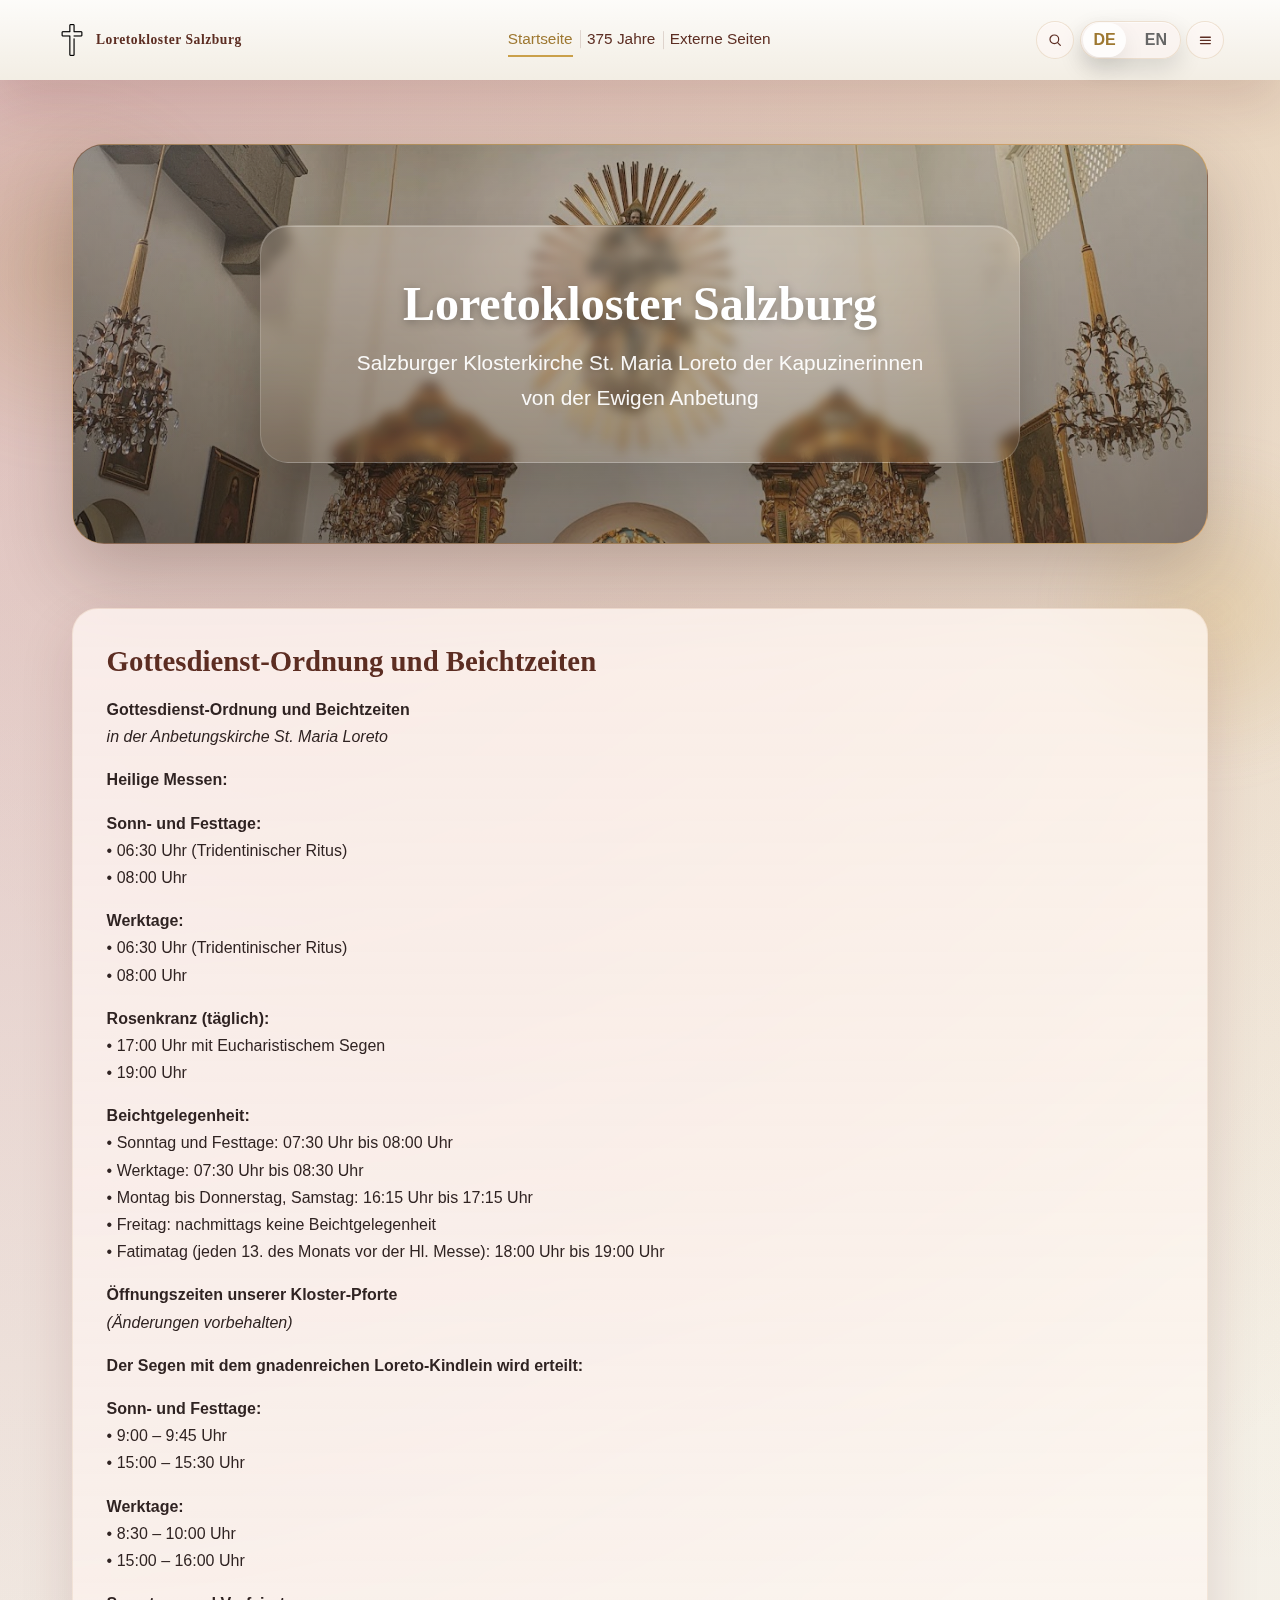
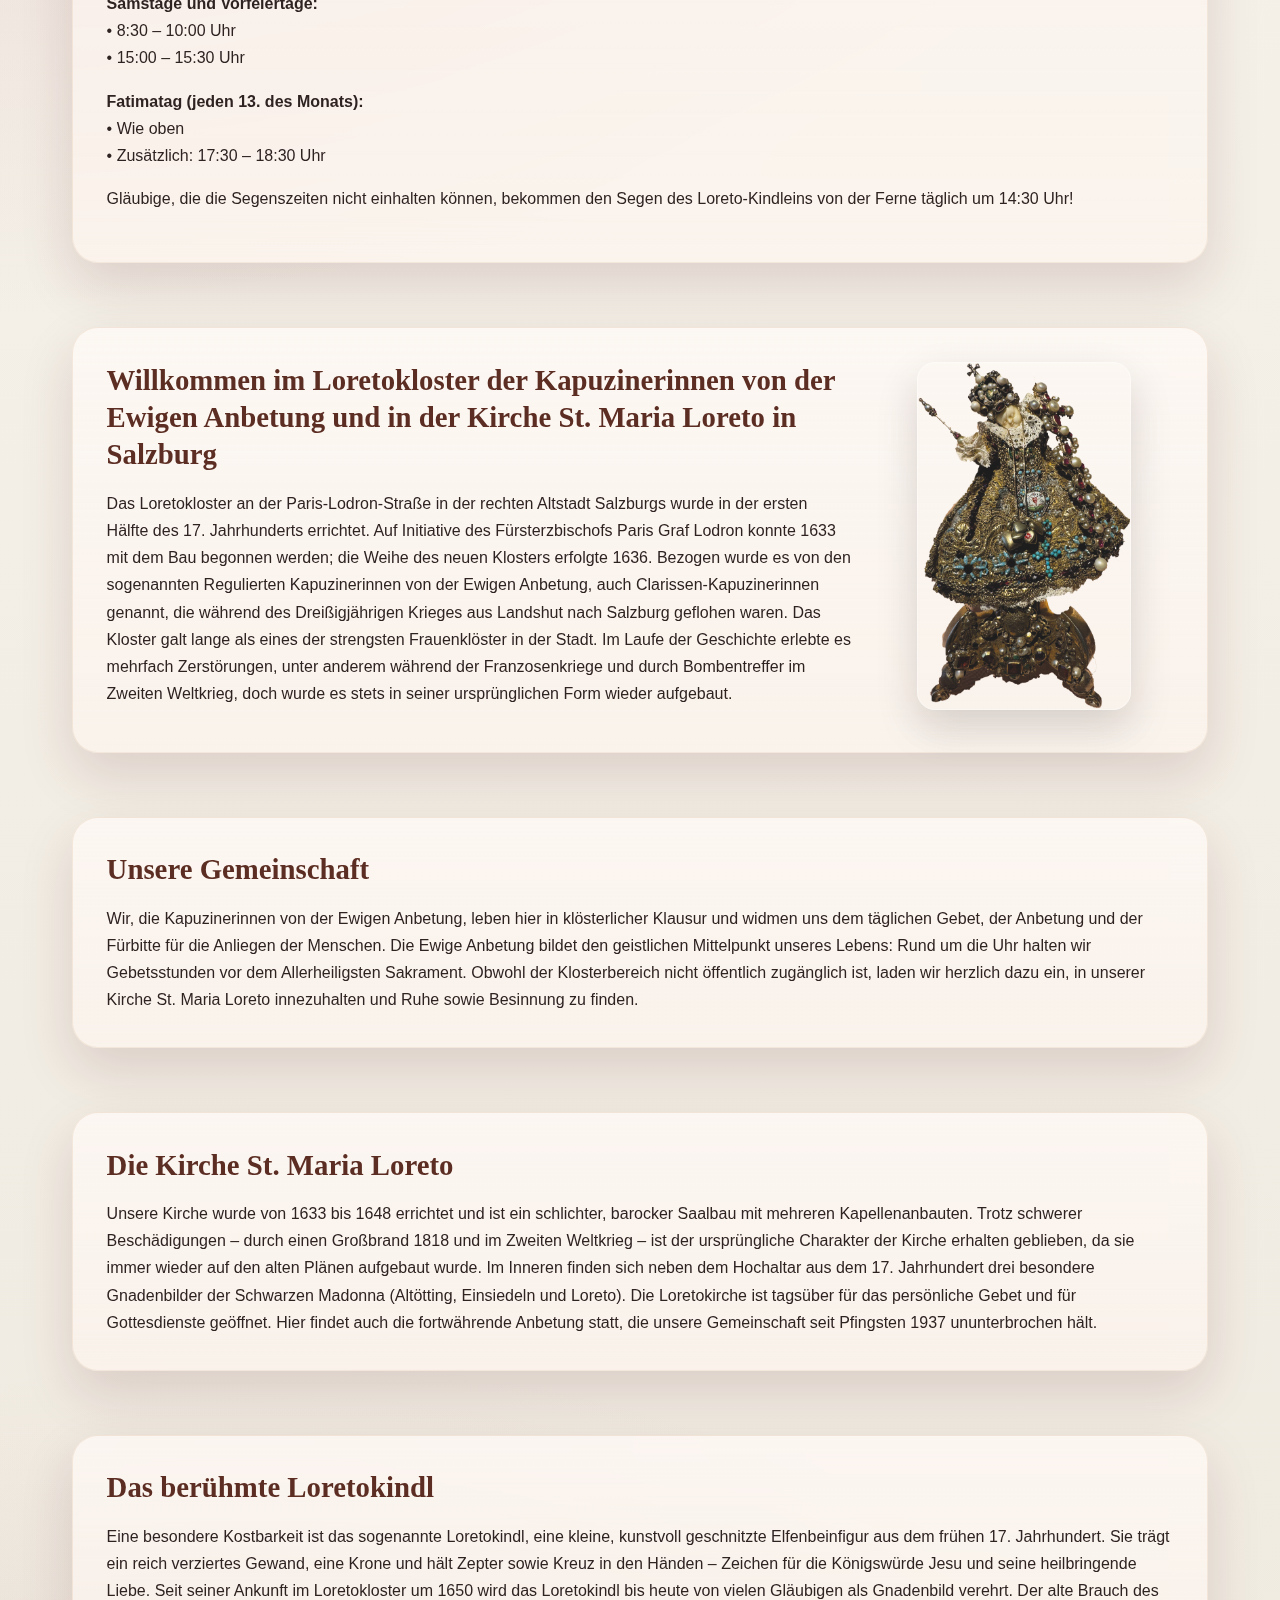
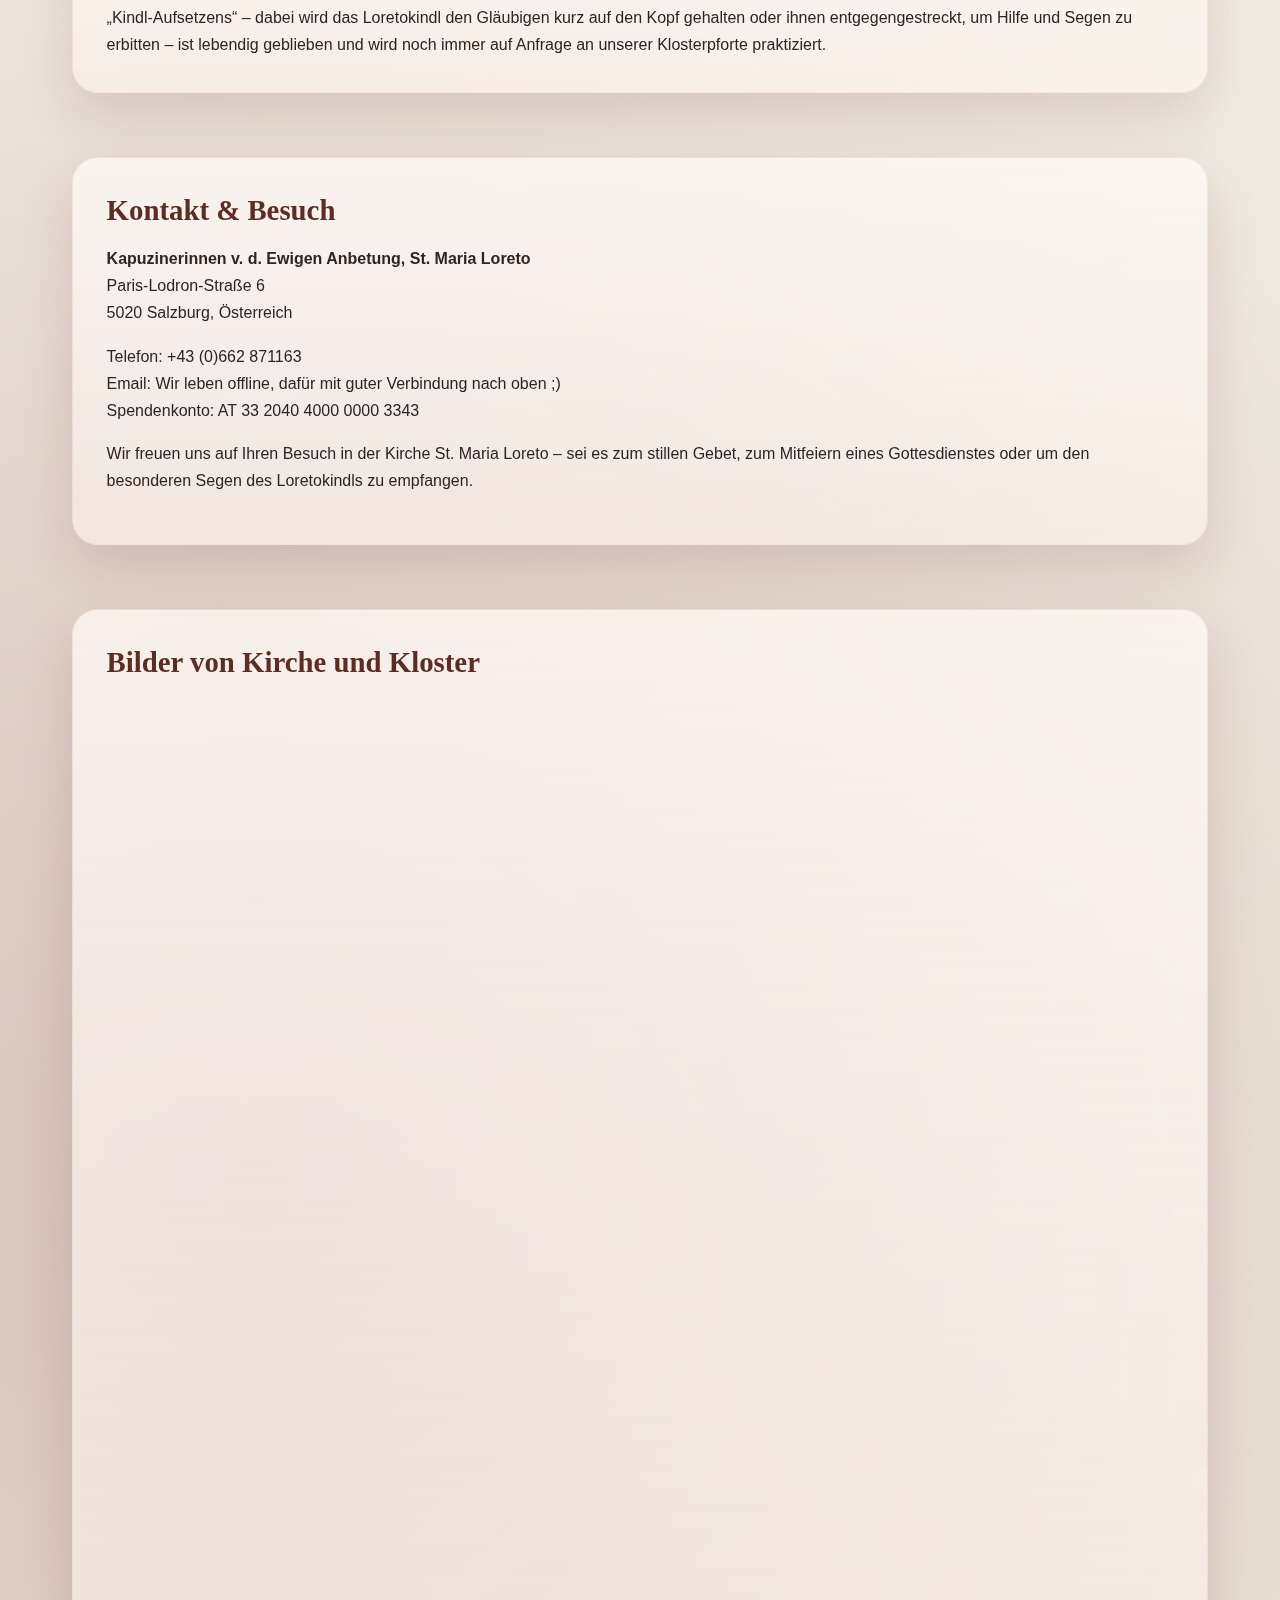
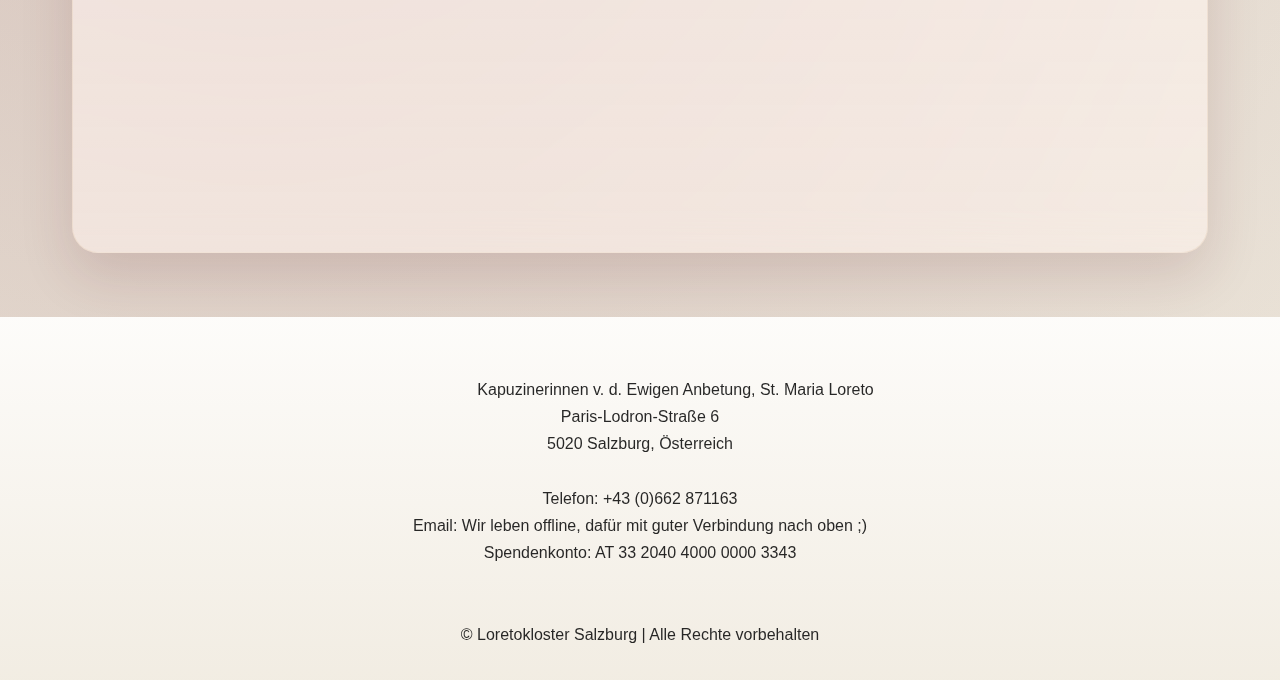
<file: de/index.html>
<!DOCTYPE html>
<html lang="de">
<head>
    <meta charset="UTF-8">
    <meta name="viewport" content="width=device-width, initial-scale=1.0">
    <title>Loretokloster Salzburg | Loretokloster Salzburg</title>
    
    
    
    
    
    
    
    <meta name="description" content="">
    <meta property="og:type" content="website">
    <meta property="og:title" content="Loretokloster Salzburg">
    <meta property="og:site_name" content="Loretokloster Salzburg">
    <meta property="og:description" content="">
    <meta property="og:url" content="https://www.maria-loreto-kapuzinerinnen.com/de/">
    <meta property="og:image" content="https://www.maria-loreto-kapuzinerinnen.com/static/hero.jpg">
    <meta name="twitter:card" content="summary_large_image">
    <meta name="twitter:title" content="Loretokloster Salzburg">
    <meta name="twitter:description" content="">
    <meta name="twitter:image" content="https://www.maria-loreto-kapuzinerinnen.com/static/hero.jpg">
    <meta name="theme-color" content="#7a1f1f">
    <meta name="mobile-web-app-capable" content="yes">
    <meta name="apple-mobile-web-app-capable" content="yes">
    <meta name="apple-mobile-web-app-title" content="Loretokloster Salzburg">
    <link rel="icon" type="image/png" href="../static/img/logo.png?v=a3f3d1641d09">
    <link rel="apple-touch-icon" href="../static/img/logo.png?v=a3f3d1641d09">
    <link rel="manifest" href="../manifest.webmanifest?v=a3f3d1641d09">
    
    <!-- Alternate language links for SEO -->
    
    
    
    <link rel="alternate" hreflang="de" href="https://www.maria-loreto-kapuzinerinnen.com/de/">
    
    
    
    <link rel="alternate" hreflang="en" href="https://www.maria-loreto-kapuzinerinnen.com/en/">
    
    
    <link rel="stylesheet" href="../static/css/main.css?v=a3f3d1641d09">
    <link rel="stylesheet" href="../static/css/loretokloster.css?v=a3f3d1641d09">
    
</head>
<body>
    <!-- Translation Banner (only on translated pages) -->
    

    <header class="site-header">
        <div class="container">
            <a href="../de/" class="logo">
                <img src="../static/img/logo.png?v=a3f3d1641d09" alt="Loretokloster Salzburg" class="logo-image">
                
                <span class="logo-text">Loretokloster Salzburg</span>
                
            </a>

            <div class="header-desktop-group">
                <nav class="main-nav">
                    
                    
                    
                    <a href="../de/" class="active">
                        Startseite
                    </a>
                    
                    
                    
                    
                    
                    <a href="../de/375-jahre-gnadenreiches-loretokindlein-in-salzburg.html" class="">
                        375 Jahre
                    </a>
                    
                    
                    
                    
                    <div class="nav-item dropdown dropdown-level-0">
                        <div class="dropdown-trigger-row">
                            
                            <a href="../de/#.html" class="dropdown-trigger">Externe Seiten</a>
                            
                        </div>
                        <div class="dropdown-content dropdown-level-1">
                            
    
    
    
        
        <a href="https://www.mpl-apostolate.com/faltbildchen/gebete-zum-gnadenreichen-loretokindl-von-salzbug" target="_blank" rel="noopener noreferrer" class="dropdown-link">Gebete zum Loretokindl</a>
        
    
    
    
    
    
        
        <a href="https://www.sagen.at/doku/Loreto/Loretokindlein.html" target="_blank" rel="noopener noreferrer" class="dropdown-link">Sage vom Loretokindlein</a>
        
    
    
    
    
    
        
        <a href="https://www.mpl-apostolate.com/" target="_blank" rel="noopener noreferrer" class="dropdown-link">Schriftenapostolat der Marianische Priester- und Laienbewegung</a>
        
    
    
                        </div>
                    </div>
                    
                    
                </nav>
            </div>
            <div class="header-actions">
                
                <div class="site-search">
                    <button type="button" class="site-search-trigger" aria-expanded="false" aria-controls="siteSearchPanel" aria-label="Suche öffnen" title="Suche">
                        <svg class="site-search-trigger__icon" aria-hidden="true" viewBox="0 0 24 24" fill="none">
                            <circle cx="11" cy="11" r="6.5"></circle>
                            <path d="M16 16L20 20"></path>
                        </svg>
                    </button>
                    <div class="site-search-panel" id="siteSearchPanel">
                        <form class="site-search-form" data-search-form data-search-scope="www.maria-loreto-kapuzinerinnen.com">
                            <label class="sr-only" for="siteSearchInput">Suchbegriff</label>
                            <input id="siteSearchInput" class="site-search-input" type="search" name="term" placeholder="Mit Google auf dieser Seite suchen" autocomplete="off">
                            <button type="submit" class="site-search-submit">Suchen</button>
                        </form>
                    </div>
                </div>
                
                
                <nav class="lang-switch">
                    
                        
                        <a href="../de/"
                           class="active">
                            DE
                        </a>
                        
                        <a href="../en/"
                           class="">
                            EN
                        </a>
                        
                    
                </nav>
                
                <a href="../de/sitemap.html" class="site-overview-trigger" aria-label="Sitemap" title="Sitemap">
                    <svg class="site-overview-trigger__icon" aria-hidden="true" viewBox="0 0 24 24" fill="none">
                        <path d="M5 7.5H19"></path>
                        <path d="M5 12H19"></path>
                        <path d="M5 16.5H19"></path>
                    </svg>
                </a>
            </div>
            <button class="burger-btn" id="burgerBtn" aria-label="Menü öffnen" aria-expanded="false">
                <span class="burger-line"></span>
                <span class="burger-line"></span>
                <span class="burger-line"></span>
            </button>
        </div>
    </header>

    <!-- Full-page mobile menu overlay -->
    <div class="mobile-menu-overlay" id="mobileMenu" aria-hidden="true">
        <button class="mobile-menu-close" id="mobileMenuClose" aria-label="Menü schließen">×</button>
        <nav class="mobile-nav">
            
            
    
        
        <a href="../de/" class="mobile-nav-link mobile-nav-link--top-level mobile-nav-level-0 active">Startseite</a>
        
    
            
            
    
        
        <a href="../de/375-jahre-gnadenreiches-loretokindlein-in-salzburg.html" class="mobile-nav-link mobile-nav-link--top-level mobile-nav-level-0">375 Jahre</a>
        
    
            
            
    
    <div class="mobile-nav-group mobile-nav-level-0">
        <button type="button" class="mobile-nav-group-toggle mobile-nav-level-0" aria-expanded="false">
            <span class="mobile-nav-group-text">Externe Seiten</span>
            <span class="mobile-nav-group-icon" aria-hidden="true">+</span>
        </button>
        <div class="mobile-nav-sublinks">
            
            <a href="../de/#.html" class="mobile-nav-link mobile-nav-level-1">Externe Seiten</a>
            
            
            
    
        
        <a href="https://www.mpl-apostolate.com/faltbildchen/gebete-zum-gnadenreichen-loretokindl-von-salzbug" target="_blank" rel="noopener noreferrer" class="mobile-nav-link mobile-nav-level-1">Gebete zum Loretokindl</a>
        
    
            
            
    
        
        <a href="https://www.sagen.at/doku/Loreto/Loretokindlein.html" target="_blank" rel="noopener noreferrer" class="mobile-nav-link mobile-nav-level-1">Sage vom Loretokindlein</a>
        
    
            
            
    
        
        <a href="https://www.mpl-apostolate.com/" target="_blank" rel="noopener noreferrer" class="mobile-nav-link mobile-nav-level-1">Schriftenapostolat der Marianische Priester- und Laienbewegung</a>
        
    
            
        </div>
    </div>
    
            
            
            <form class="mobile-search-form" data-search-form data-search-scope="www.maria-loreto-kapuzinerinnen.com">
                <label class="sr-only" for="mobileSearchInput">Suchbegriff</label>
                <input id="mobileSearchInput" class="mobile-search-input" type="search" name="term" placeholder="Mit Google auf dieser Seite suchen" autocomplete="off">
                <button type="submit" class="mobile-search-submit">Suchen</button>
            </form>
            
            <a href="../de/sitemap.html" class="mobile-nav-link mobile-nav-link--sitemap" aria-label="Sitemap">
                <svg class="mobile-nav-link__icon" aria-hidden="true" viewBox="0 0 24 24" fill="none">
                    <path d="M5 7.5H19"></path>
                    <path d="M5 12H19"></path>
                    <path d="M5 16.5H19"></path>
                </svg>
                <span>Sitemap</span>
            </a>
            <button type="button" class="mobile-nav-link mobile-nav-link--install" id="mobileInstallButton" hidden>
                <svg class="mobile-nav-link__icon" aria-hidden="true" viewBox="0 0 24 24" fill="none">
                    <path d="M12 3.5V14.5"></path>
                    <path d="M8 10.5L12 14.5L16 10.5"></path>
                    <path d="M5 17.5H19"></path>
                </svg>
                <span>App installieren</span>
            </button>
        </nav>
    </div>

    
    
    <main class="site-main">
        



<div class="container">
    <!-- Hero Section -->
    
    <section class="hero">
        
        <img src="../static/img/hero.jpg" alt="Loretokloster Salzburg" class="hero-image">
        
        <div class="hero-content">
            <h1>Loretokloster Salzburg</h1>
            
            <p class="hero-subtitle">Salzburger Klosterkirche St. Maria Loreto der Kapuzinerinnen von der Ewigen Anbetung</p>
            
        </div>
    </section>
    

    

    <!-- Content Sections -->
    
        
    
    
    
    
    
    
    <section class="content-section" style="--section-nesting-depth: 0;">
        

        <div class="section-inner">
            
            
            
            
            <h2 class="section-heading">Gottesdienst-Ordnung und Beichtzeiten</h2>
            

            
            
            <div class="section-body">
                <p><strong>Gottesdienst-Ordnung und Beichtzeiten</strong><br> <em>in der Anbetungskirche St. Maria Loreto</em></p>
<p><strong>Heilige Messen:</strong></p>
<p><strong>Sonn- und Festtage:</strong><br> • 06:30 Uhr (Tridentinischer Ritus)<br> • 08:00 Uhr</p>
<p><strong>Werktage:</strong><br> • 06:30 Uhr (Tridentinischer Ritus)<br> • 08:00 Uhr</p>
<p><strong>Rosenkranz (täglich):</strong><br> • 17:00 Uhr mit Eucharistischem Segen<br> • 19:00 Uhr</p>
<p><strong>Beichtgelegenheit:</strong><br> • Sonntag und Festtage: 07:30 Uhr bis 08:00 Uhr<br> • Werktage: 07:30 Uhr bis 08:30 Uhr<br> • Montag bis Donnerstag, Samstag: 16:15 Uhr bis 17:15 Uhr<br> • Freitag: nachmittags keine Beichtgelegenheit<br> • Fatimatag (jeden 13. des Monats vor der Hl. Messe): 18:00 Uhr bis 19:00 Uhr</p>
<p><strong>Öffnungszeiten unserer Kloster-Pforte</strong><br> <em>(Änderungen vorbehalten)</em></p>
<p><strong>Der Segen mit dem gnadenreichen Loreto-Kindlein wird erteilt:</strong></p>
<p><strong>Sonn- und Festtage:</strong><br> • 9:00 – 9:45 Uhr<br> • 15:00 – 15:30 Uhr</p>
<p><strong>Werktage:</strong><br> • 8:30 – 10:00 Uhr<br> • 15:00 – 16:00 Uhr</p>
<p><strong>Samstage und Vorfeiertage:</strong><br> • 8:30 – 10:00 Uhr<br> • 15:00 – 15:30 Uhr</p>
<p><strong>Fatimatag (jeden 13. des Monats):</strong><br> • Wie oben<br> • Zusätzlich: 17:30 – 18:30 Uhr</p>
<p>Gläubige, die die Segenszeiten nicht einhalten können, bekommen den Segen des Loreto-Kindleins von der Ferne täglich um 14:30 Uhr!</p>

            </div>
            

            

            

            
            

            
        </div>

        
        
    </section>
    

    
        
    
    
    
    
    
    
    <section class="content-section section-with-image section-with-image--right" style="--section-nesting-depth: 0;">
        

        <div class="section-inner">
            
            
            
            
            <h2 class="section-heading">Willkommen im Loretokloster der Kapuzinerinnen von der Ewigen Anbetung und in der Kirche St. Maria Loreto in Salzburg</h2>
            

            
            
            <div class="section-body">
                Das Loretokloster an der Paris-Lodron-Straße in der rechten Altstadt Salzburgs wurde in der ersten Hälfte des 17. Jahrhunderts errichtet. Auf Initiative des Fürsterzbischofs Paris Graf Lodron konnte 1633 mit dem Bau begonnen werden; die Weihe des neuen Klosters erfolgte 1636. Bezogen wurde es von den sogenannten Regulierten Kapuzinerinnen von der Ewigen Anbetung, auch Clarissen-Kapuzinerinnen genannt, die während des Dreißigjährigen Krieges aus Landshut nach Salzburg geflohen waren. Das Kloster galt lange als eines der strengsten Frauenklöster in der Stadt. Im Laufe der Geschichte erlebte es mehrfach Zerstörungen, unter anderem während der Franzosenkriege und durch Bombentreffer im Zweiten Weltkrieg, doch wurde es stets in seiner ursprünglichen Form wieder aufgebaut.

            </div>
            

            

            

            
            

            
        </div>

        
        <div class="section-media">
            
            <img src="../static/img/jesulein.png"
                 alt="Gnadenreiches Loretokindlein"
                 class="section-image">
            
            
            
        </div>
        
        
    </section>
    

    
        
    
    
    
    
    
    
    <section class="content-section" style="--section-nesting-depth: 0;">
        

        <div class="section-inner">
            
            
            
            
            <h2 class="section-heading">Unsere Gemeinschaft</h2>
            

            
            
            <div class="section-body">
                Wir, die Kapuzinerinnen von der Ewigen Anbetung, leben hier in klösterlicher Klausur und widmen uns dem täglichen Gebet, der Anbetung und der Fürbitte für die Anliegen der Menschen. Die Ewige Anbetung bildet den geistlichen Mittelpunkt unseres Lebens: Rund um die Uhr halten wir Gebetsstunden vor dem Allerheiligsten Sakrament. Obwohl der Klosterbereich nicht öffentlich zugänglich ist, laden wir herzlich dazu ein, in unserer Kirche St. Maria Loreto innezuhalten und Ruhe sowie Besinnung zu finden.

            </div>
            

            

            

            
            

            
        </div>

        
        
    </section>
    

    
        
    
    
    
    
    
    
    <section class="content-section" style="--section-nesting-depth: 0;">
        

        <div class="section-inner">
            
            
            
            
            <h2 class="section-heading">Die Kirche St. Maria Loreto</h2>
            

            
            
            <div class="section-body">
                Unsere Kirche wurde von 1633 bis 1648 errichtet und ist ein schlichter, barocker Saalbau mit mehreren Kapellenanbauten. Trotz schwerer Beschädigungen – durch einen Großbrand 1818 und im Zweiten Weltkrieg – ist der ursprüngliche Charakter der Kirche erhalten geblieben, da sie immer wieder auf den alten Plänen aufgebaut wurde. Im Inneren finden sich neben dem Hochaltar aus dem 17. Jahrhundert drei besondere Gnadenbilder der Schwarzen Madonna (Altötting, Einsiedeln und Loreto). Die Loretokirche ist tagsüber für das persönliche Gebet und für Gottesdienste geöffnet. Hier findet auch die fortwährende Anbetung statt, die unsere Gemeinschaft seit Pfingsten 1937 ununterbrochen hält.

            </div>
            

            

            

            
            

            
        </div>

        
        
    </section>
    

    
        
    
    
    
    
    
    
    <section class="content-section" style="--section-nesting-depth: 0;">
        

        <div class="section-inner">
            
            
            
            
            <h2 class="section-heading">Das berühmte Loretokindl</h2>
            

            
            
            <div class="section-body">
                Eine besondere Kostbarkeit ist das sogenannte Loretokindl, eine kleine, kunstvoll geschnitzte Elfenbeinfigur aus dem frühen 17. Jahrhundert. Sie trägt ein reich verziertes Gewand, eine Krone und hält Zepter sowie Kreuz in den Händen – Zeichen für die Königswürde Jesu und seine heilbringende Liebe. Seit seiner Ankunft im Loretokloster um 1650 wird das Loretokindl bis heute von vielen Gläubigen als Gnadenbild verehrt. Der alte Brauch des „Kindl-Aufsetzens“ – dabei wird das Loretokindl den Gläubigen kurz auf den Kopf gehalten oder ihnen entgegengestreckt, um Hilfe und Segen zu erbitten – ist lebendig geblieben und wird noch immer auf Anfrage an unserer Klosterpforte praktiziert.

            </div>
            

            

            

            
            

            
        </div>

        
        
    </section>
    

    
        
    
    
    
    
    
    
    <section class="content-section" style="--section-nesting-depth: 0;">
        

        <div class="section-inner">
            
            
            
            
            <h2 class="section-heading">Kontakt & Besuch</h2>
            

            
            
            <div class="section-body">
                <p><strong>Kapuzinerinnen v. d. Ewigen Anbetung, St. Maria Loreto</strong><br> Paris-Lodron-Straße 6<br> 5020 Salzburg, Österreich</p>
<p>Telefon: +43 (0)662 871163<br> Email: Wir leben offline, dafür mit guter Verbindung nach oben ;)<br> Spendenkonto: AT 33 2040 4000 0000 3343</p>
<p>Wir freuen uns auf Ihren Besuch in der Kirche St. Maria Loreto – sei es zum stillen Gebet, zum Mitfeiern eines Gottesdienstes oder um den besonderen Segen des Loretokindls zu empfangen.</p>

            </div>
            

            

            

            
            

            
        </div>

        
        
    </section>
    

    
        
    
    
    
    
    
    
    <section class="content-section" style="--section-nesting-depth: 0;">
        

        <div class="section-inner">
            
            
            
            
            <h2 class="section-heading">Bilder von Kirche und Kloster</h2>
            

            
            

            

            

            
            

            
        </div>

        
        
        <div class="gallery-grid">
            
            <div class="gallery-item">
                <a href="../static/img/gallery/1.jpg" target="_blank">
                    <img src="../static/img/gallery/1.jpg" alt="Gallery image" loading="lazy">
                </a>
            </div>
            
            <div class="gallery-item">
                <a href="../static/img/gallery/2.jpg" target="_blank">
                    <img src="../static/img/gallery/2.jpg" alt="Gallery image" loading="lazy">
                </a>
            </div>
            
            <div class="gallery-item">
                <a href="../static/img/gallery/3.jpg" target="_blank">
                    <img src="../static/img/gallery/3.jpg" alt="Gallery image" loading="lazy">
                </a>
            </div>
            
            <div class="gallery-item">
                <a href="../static/img/gallery/4.jpg" target="_blank">
                    <img src="../static/img/gallery/4.jpg" alt="Gallery image" loading="lazy">
                </a>
            </div>
            
            <div class="gallery-item">
                <a href="../static/img/gallery/5.jpg" target="_blank">
                    <img src="../static/img/gallery/5.jpg" alt="Gallery image" loading="lazy">
                </a>
            </div>
            
            <div class="gallery-item">
                <a href="../static/img/gallery/6.jpg" target="_blank">
                    <img src="../static/img/gallery/6.jpg" alt="Gallery image" loading="lazy">
                </a>
            </div>
            
            <div class="gallery-item">
                <a href="../static/img/gallery/7.jpg" target="_blank">
                    <img src="../static/img/gallery/7.jpg" alt="Gallery image" loading="lazy">
                </a>
            </div>
            
            <div class="gallery-item">
                <a href="../static/img/gallery/8.jpg" target="_blank">
                    <img src="../static/img/gallery/8.jpg" alt="Gallery image" loading="lazy">
                </a>
            </div>
            
            <div class="gallery-item">
                <a href="../static/img/gallery/9.jpg" target="_blank">
                    <img src="../static/img/gallery/9.jpg" alt="Gallery image" loading="lazy">
                </a>
            </div>
            
            <div class="gallery-item">
                <a href="../static/img/gallery/10.jpg" target="_blank">
                    <img src="../static/img/gallery/10.jpg" alt="Gallery image" loading="lazy">
                </a>
            </div>
            
            <div class="gallery-item">
                <a href="../static/img/gallery/11.jpg" target="_blank">
                    <img src="../static/img/gallery/11.jpg" alt="Gallery image" loading="lazy">
                </a>
            </div>
            
            <div class="gallery-item">
                <a href="../static/img/gallery/12.jpg" target="_blank">
                    <img src="../static/img/gallery/12.jpg" alt="Gallery image" loading="lazy">
                </a>
            </div>
            
            <div class="gallery-item">
                <a href="../static/img/gallery/13.jpg" target="_blank">
                    <img src="../static/img/gallery/13.jpg" alt="Gallery image" loading="lazy">
                </a>
            </div>
            
            <div class="gallery-item">
                <a href="../static/img/gallery/14.jpg" target="_blank">
                    <img src="../static/img/gallery/14.jpg" alt="Gallery image" loading="lazy">
                </a>
            </div>
            
            <div class="gallery-item">
                <a href="../static/img/gallery/15.jpg" target="_blank">
                    <img src="../static/img/gallery/15.jpg" alt="Gallery image" loading="lazy">
                </a>
            </div>
            
            <div class="gallery-item">
                <a href="../static/img/gallery/16.png" target="_blank">
                    <img src="../static/img/gallery/16.png" alt="Gallery image" loading="lazy">
                </a>
            </div>
            
            <div class="gallery-item">
                <a href="../static/img/gallery/17.png" target="_blank">
                    <img src="../static/img/gallery/17.png" alt="Gallery image" loading="lazy">
                </a>
            </div>
            
        </div>
        
    </section>
    

    
    
    <!-- Contact Info -->
    
</div>

    </main>
    
    <footer class="site-footer">
        <div class="container">
            <!-- Translation Footer Notice -->
            
            
            
            
            
            <p class="footer-contact">
                Kapuzinerinnen v. d. Ewigen Anbetung, St. Maria Loreto<br>Paris-Lodron-Straße 6<br>5020 Salzburg, Österreich<br><br>Telefon: +43 (0)662 871163<br>Email: Wir leben offline, dafür mit guter Verbindung nach oben ;)<br>Spendenkonto: AT 33 2040 4000 0000 3343<br>
            </p>
            

            
            <p>&copy; Loretokloster Salzburg | 
                Alle Rechte vorbehalten
            </p>
            
        </div>
    </footer>
    
    <!-- Scroll to Top Button -->
    <button class="scroll-to-top" id="scrollToTop" aria-label="Scroll to top">
        <span aria-hidden="true" class="scroll-to-top-icon">↑</span>
    </button>
    
    <script>
        // Scroll to top functionality
        const scrollBtn = document.getElementById('scrollToTop');
        
        window.addEventListener('scroll', function() {
            if (window.scrollY > 300) {
                scrollBtn.classList.add('visible');
            } else {
                scrollBtn.classList.remove('visible');
            }
        });
        
        scrollBtn.addEventListener('click', function() {
            window.scrollTo({
                top: 0,
                behavior: 'smooth'
            });
        });
        
        // Mobile burger menu
        const burgerBtn = document.getElementById('burgerBtn');
        const mobileMenu = document.getElementById('mobileMenu');
        const mobileMenuClose = document.getElementById('mobileMenuClose');
        const mobileLangMenu = document.getElementById('mobileLangMenu');
        const mobileLangMenuClose = document.getElementById('mobileLangMenuClose');
        const desktopDropdownToggles = Array.from(document.querySelectorAll('.dropdown-toggle'));
        const searchForms = Array.from(document.querySelectorAll('[data-search-form]'));
        const siteSearch = document.querySelector('.site-search');
        const siteSearchTrigger = siteSearch ? siteSearch.querySelector('.site-search-trigger') : null;
        const siteSearchInput = siteSearch ? siteSearch.querySelector('.site-search-input') : null;
        const mobileInstallButton = document.getElementById('mobileInstallButton');
        let deferredInstallPrompt = null;

        function buildGoogleSearchUrl(scope, term) {
            const query = (scope ? `site:${scope} ` : '') + term;
            return `https://www.google.com/search?q=${encodeURIComponent(query)}`;
        }

        function openSiteSearch() {
            if (!siteSearch || !siteSearchTrigger) return;
            siteSearch.classList.add('is-open');
            siteSearchTrigger.setAttribute('aria-expanded', 'true');
            if (siteSearchInput) siteSearchInput.focus();
        }

        function closeSiteSearch() {
            if (!siteSearch || !siteSearchTrigger) return;
            siteSearch.classList.remove('is-open');
            siteSearchTrigger.setAttribute('aria-expanded', 'false');
        }

        searchForms.forEach(function(form) {
            form.addEventListener('submit', function(e) {
                e.preventDefault();
                const input = form.querySelector('input[name="term"]');
                const term = input ? input.value.trim() : '';
                if (!term) return;
                const scope = form.dataset.searchScope || '';
                window.location.href = buildGoogleSearchUrl(scope, term);
            });
        });
        
        function openMobileMenu() {
            mobileMenu.classList.add('open');
            mobileMenu.setAttribute('aria-hidden', 'false');
            if (burgerBtn) burgerBtn.setAttribute('aria-expanded', 'true');
            document.body.style.overflow = 'hidden';
        }
        
        function closeMobileMenu() {
            mobileMenu.classList.remove('open');
            mobileMenu.setAttribute('aria-hidden', 'true');
            if (burgerBtn) burgerBtn.setAttribute('aria-expanded', 'false');
            document.body.style.overflow = '';
        }

        function openMobileLangMenu() {
            if (!mobileLangMenu) return;
            mobileLangMenu.classList.add('open');
            mobileLangMenu.setAttribute('aria-hidden', 'false');
            document.body.style.overflow = 'hidden';
        }

        function closeMobileLangMenu() {
            if (!mobileLangMenu) return;
            mobileLangMenu.classList.remove('open');
            mobileLangMenu.setAttribute('aria-hidden', 'true');
            document.body.style.overflow = '';
        }
        
        if (burgerBtn) burgerBtn.addEventListener('click', openMobileMenu);
        if (mobileMenuClose) mobileMenuClose.addEventListener('click', closeMobileMenu);
        if (mobileMenu) {
            mobileMenu.addEventListener('click', function(e) {
                if (e.target === mobileMenu) closeMobileMenu();
            });
        }
        if (mobileLangMenuClose) mobileLangMenuClose.addEventListener('click', closeMobileLangMenu);
        if (mobileLangMenu) {
            mobileLangMenu.addEventListener('click', function(e) {
                if (e.target === mobileLangMenu) closeMobileLangMenu();
            });
        }
        if (mobileMenu) {
            mobileMenu.addEventListener('click', function(e) {
                const toggle = e.target.closest('.mobile-nav-group-toggle');
                if (!toggle) return;
                const group = toggle.closest('.mobile-nav-group');
                if (!group) return;
                const isOpen = group.classList.toggle('open');
                toggle.setAttribute('aria-expanded', isOpen ? 'true' : 'false');
                const icon = toggle.querySelector('.mobile-nav-group-icon');
                if (icon) icon.textContent = isOpen ? '−' : '+';
            });
        }
        if (siteSearchTrigger) {
            siteSearchTrigger.addEventListener('click', function(e) {
                e.preventDefault();
                e.stopPropagation();
                if (siteSearch.classList.contains('is-open')) {
                    closeSiteSearch();
                } else {
                    openSiteSearch();
                }
            });
        }
        function closeDesktopDropdowns(exceptGroup) {
            document.querySelectorAll('.dropdown.is-open, .dropdown-item-has-children.is-open').forEach(function(group) {
                if (exceptGroup && (group === exceptGroup || group.contains(exceptGroup))) return;
                group.classList.remove('is-open');
                const toggle = group.querySelector('.dropdown-toggle');
                if (toggle) toggle.setAttribute('aria-expanded', 'false');
                const icon = toggle ? toggle.querySelector('.dropdown-toggle-icon') : null;
                if (icon) icon.textContent = '+';
            });
        }

        document.addEventListener('click', function(e) {
            const toggle = e.target.closest('.dropdown-toggle');
            if (toggle) {
                if (toggle.closest('.lang-switch-dropdown-wrap') && window.matchMedia('(max-width: 900px)').matches) {
                    e.preventDefault();
                    e.stopPropagation();
                    openMobileLangMenu();
                    return;
                }
                const group = toggle.closest('.dropdown, .dropdown-item-has-children');
                if (!group) return;
                e.preventDefault();
                e.stopPropagation();
                const isOpen = group.classList.contains('is-open');
                closeDesktopDropdowns(group);
                group.classList.toggle('is-open', !isOpen);
                toggle.setAttribute('aria-expanded', !isOpen ? 'true' : 'false');
                const icon = toggle.querySelector('.dropdown-toggle-icon');
                if (icon) icon.textContent = !isOpen ? '−' : '+';
                return;
            }
            if (!e.target.closest('.main-nav')) {
                closeDesktopDropdowns();
            }
            if (siteSearch && !e.target.closest('.site-search')) {
                closeSiteSearch();
            }
        });
        document.addEventListener('keydown', function(e) {
            if (e.key === 'Escape' && mobileMenu && mobileMenu.classList.contains('open')) closeMobileMenu();
            if (e.key === 'Escape' && mobileLangMenu && mobileLangMenu.classList.contains('open')) closeMobileLangMenu();
            if (e.key === 'Escape') closeDesktopDropdowns();
            if (e.key === 'Escape') closeSiteSearch();
        });

        window.addEventListener('beforeinstallprompt', function(e) {
            e.preventDefault();
            deferredInstallPrompt = e;
            if (mobileInstallButton) mobileInstallButton.hidden = false;
        });

        window.addEventListener('appinstalled', function() {
            deferredInstallPrompt = null;
            if (mobileInstallButton) mobileInstallButton.hidden = true;
        });

        if (mobileInstallButton) {
            mobileInstallButton.addEventListener('click', async function() {
                if (!deferredInstallPrompt) return;
                deferredInstallPrompt.prompt();
                try {
                    await deferredInstallPrompt.userChoice;
                } catch (error) {
                    console.warn('Install prompt failed:', error);
                }
                deferredInstallPrompt = null;
                mobileInstallButton.hidden = true;
                closeMobileMenu();
            });
        }

        if ('serviceWorker' in navigator && (window.isSecureContext || location.hostname === 'localhost' || location.hostname === '127.0.0.1')) {
            window.addEventListener('load', function() {
                navigator.serviceWorker.register('../service-worker.js').catch(function(error) {
                    console.warn('Service worker registration failed:', error);
                });
            });
        }
    </script>
    
    
</body>
</html>
</file>
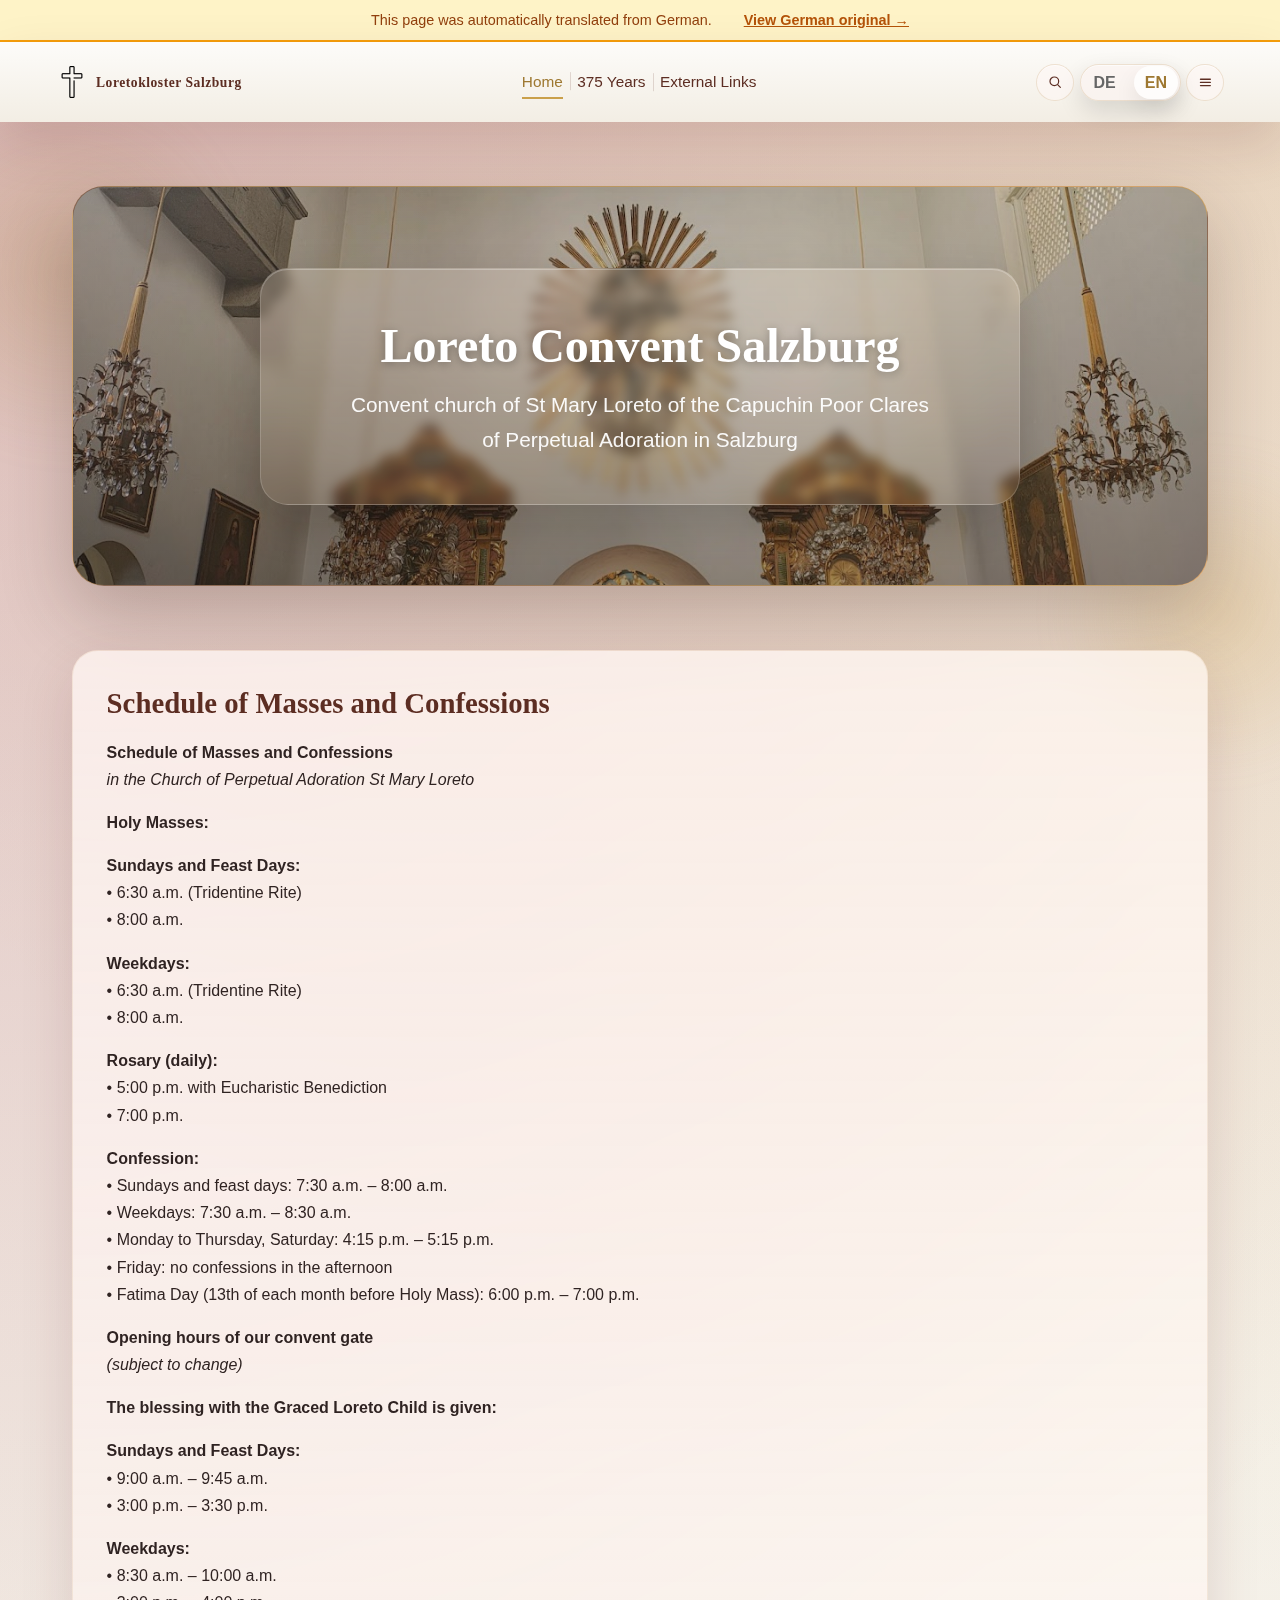
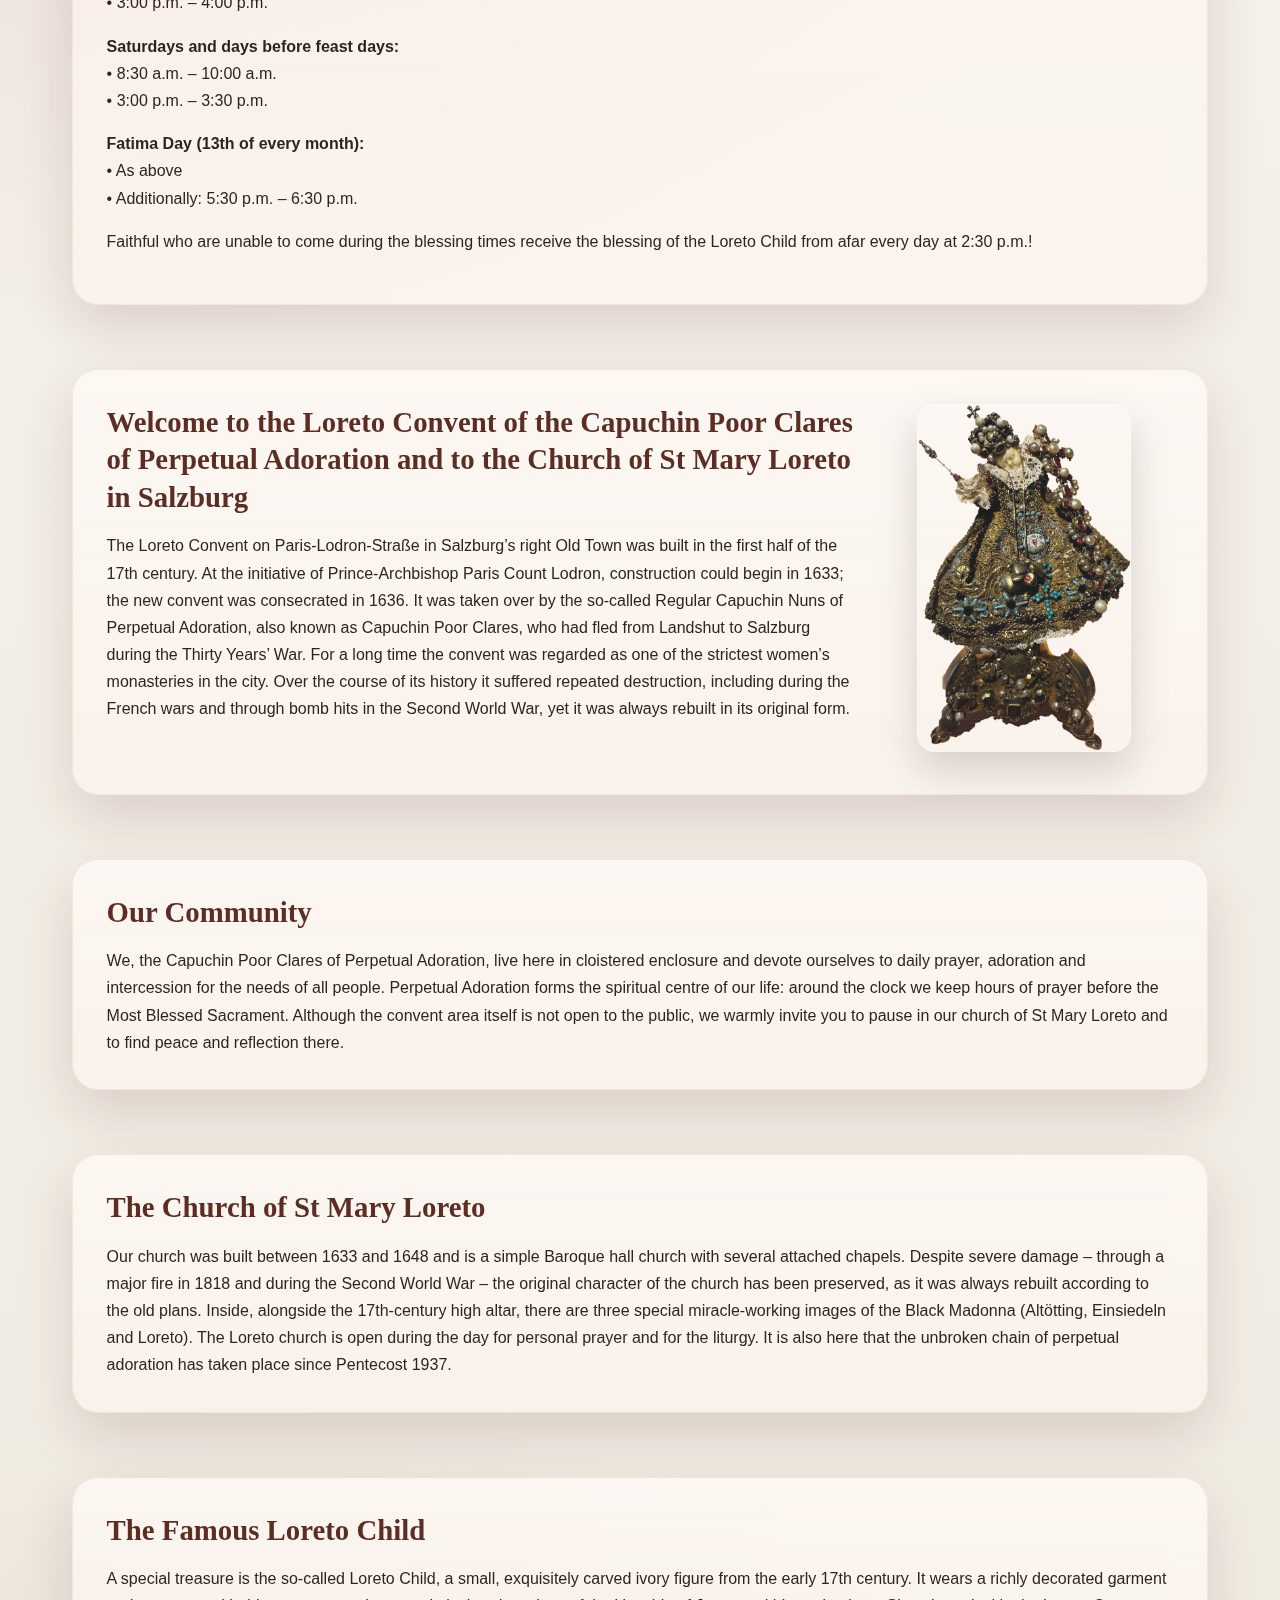
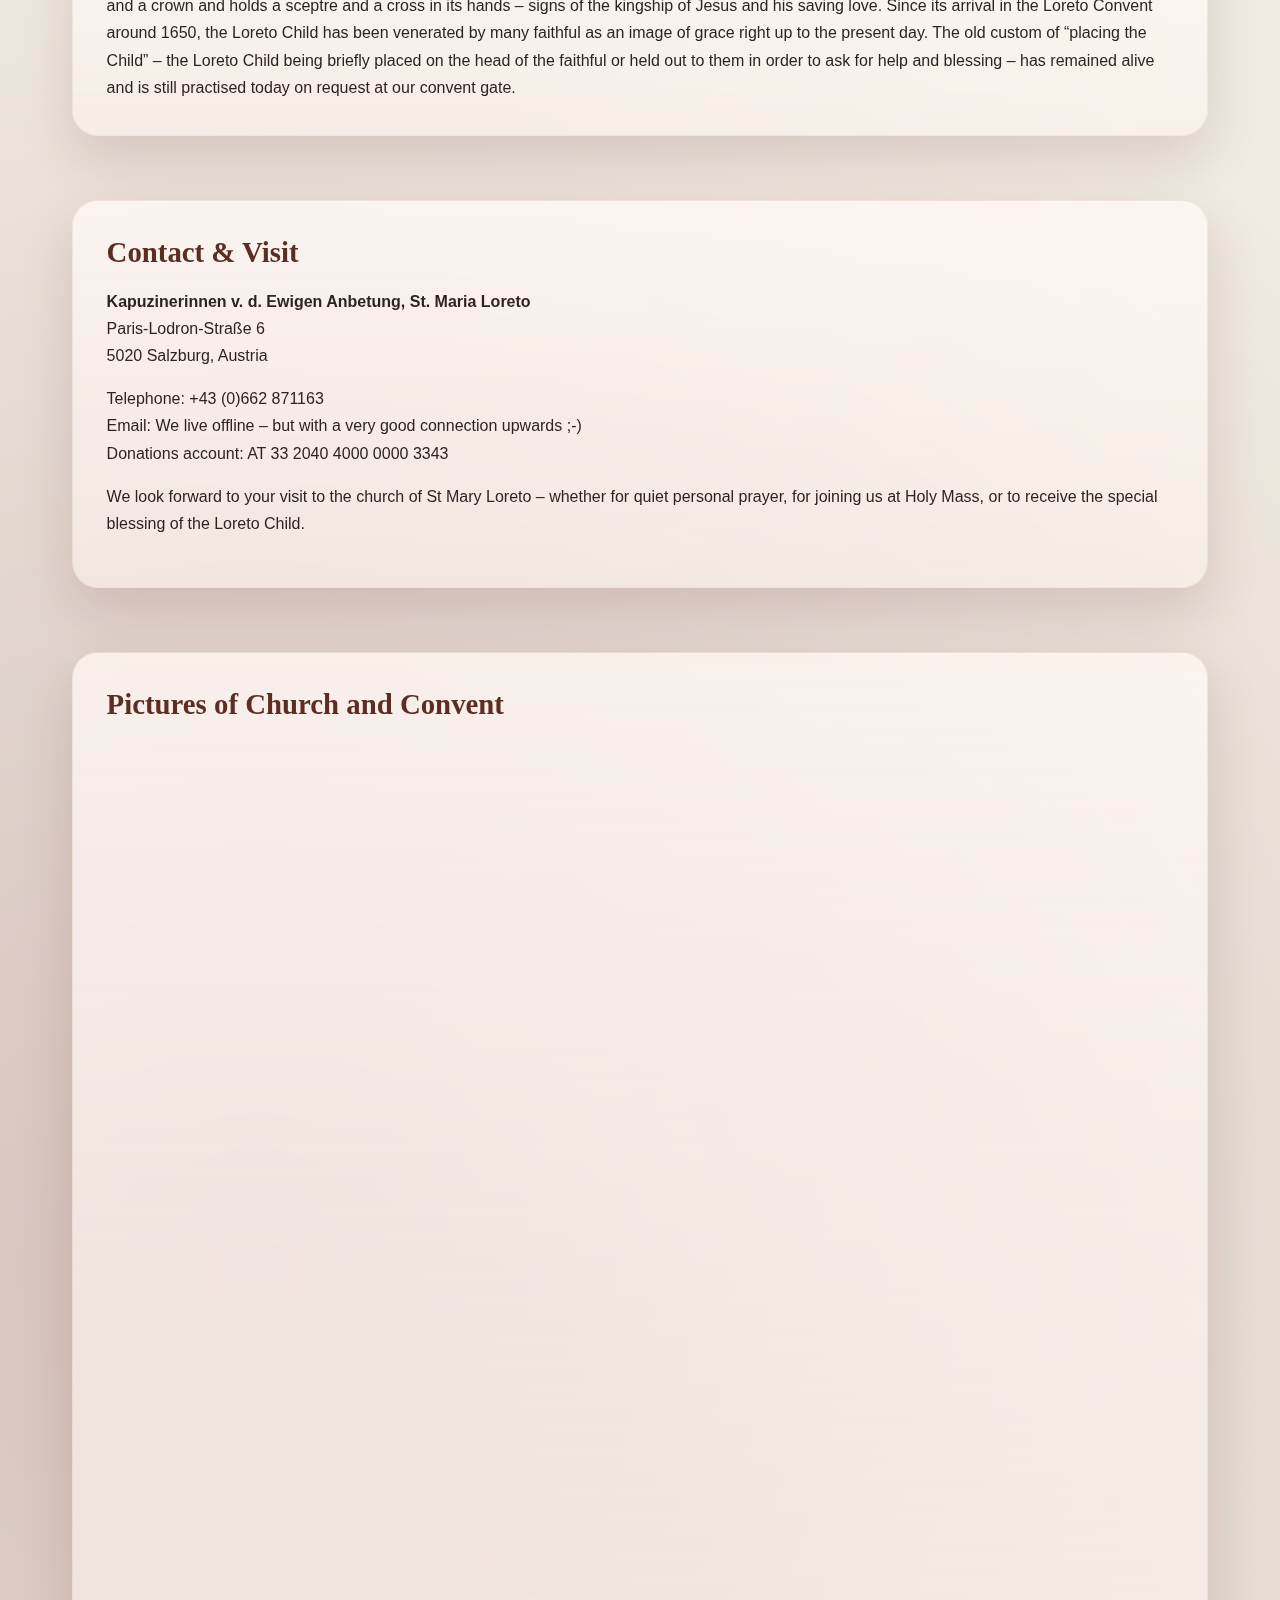
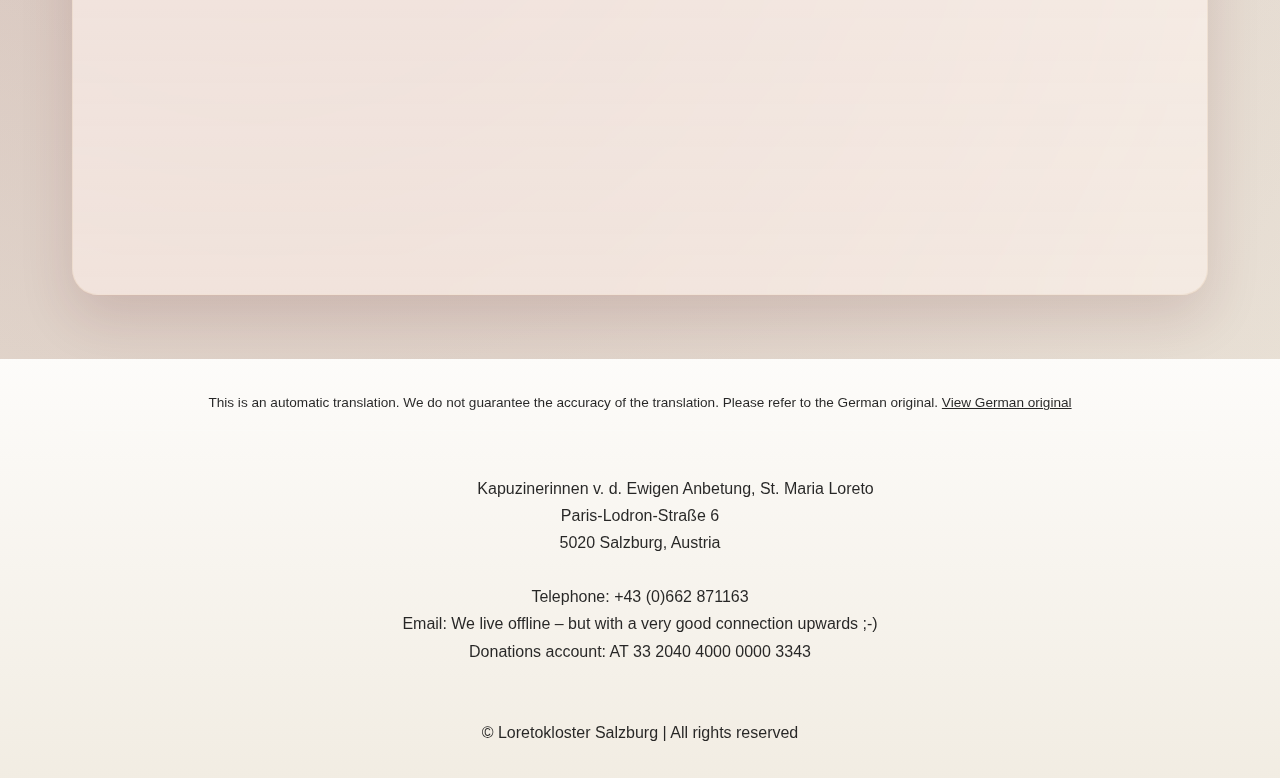
<file: en/index.html>
<!DOCTYPE html>
<html lang="en">
<head>
    <meta charset="UTF-8">
    <meta name="viewport" content="width=device-width, initial-scale=1.0">
    <title>Loreto Convent Salzburg | Loretokloster Salzburg</title>
    
    
    
    
    
    
    
    <meta name="description" content="Convent church of St Mary Loreto in Salzburg of the Capuchin Poor Clares of Perpetual Adoration">
    <meta property="og:type" content="website">
    <meta property="og:title" content="Loreto Convent Salzburg">
    <meta property="og:site_name" content="Loretokloster Salzburg">
    <meta property="og:description" content="Convent church of St Mary Loreto in Salzburg of the Capuchin Poor Clares of Perpetual Adoration">
    <meta property="og:url" content="https://www.maria-loreto-kapuzinerinnen.com/en/">
    <meta property="og:image" content="https://www.maria-loreto-kapuzinerinnen.com/static/hero.jpg">
    <meta name="twitter:card" content="summary_large_image">
    <meta name="twitter:title" content="Loreto Convent Salzburg">
    <meta name="twitter:description" content="Convent church of St Mary Loreto in Salzburg of the Capuchin Poor Clares of Perpetual Adoration">
    <meta name="twitter:image" content="https://www.maria-loreto-kapuzinerinnen.com/static/hero.jpg">
    <meta name="theme-color" content="#7a1f1f">
    <meta name="mobile-web-app-capable" content="yes">
    <meta name="apple-mobile-web-app-capable" content="yes">
    <meta name="apple-mobile-web-app-title" content="Loretokloster Salzburg">
    <link rel="icon" type="image/png" href="../static/img/logo.png?v=931c19fcdb85">
    <link rel="apple-touch-icon" href="../static/img/logo.png?v=931c19fcdb85">
    <link rel="manifest" href="../manifest.webmanifest?v=931c19fcdb85">
    
    <!-- Alternate language links for SEO -->
    
    
    
    <link rel="alternate" hreflang="de" href="https://www.maria-loreto-kapuzinerinnen.com/de/">
    
    
    
    <link rel="alternate" hreflang="en" href="https://www.maria-loreto-kapuzinerinnen.com/en/">
    
    
    <link rel="stylesheet" href="../static/css/main.css?v=931c19fcdb85">
    <link rel="stylesheet" href="../static/css/loretokloster.css?v=931c19fcdb85">
    
</head>
<body>
    <!-- Translation Banner (only on translated pages) -->
    
    <div class="translation-banner">
        <div class="container">
            <span>This page was automatically translated from German.</span>
            
            <a href="https://www.maria-loreto-kapuzinerinnen.com/de/">View German original →</a>
            
        </div>
    </div>
    

    <header class="site-header">
        <div class="container">
            <a href="../en/" class="logo">
                <img src="../static/img/logo.png?v=931c19fcdb85" alt="Loretokloster Salzburg" class="logo-image">
                
                <span class="logo-text">Loretokloster Salzburg</span>
                
            </a>

            <div class="header-desktop-group">
                <nav class="main-nav">
                    
                    
                    
                    <a href="../en/" class="active">
                        Home
                    </a>
                    
                    
                    
                    
                    
                    <a href="../en/375-jahre-gnadenreiches-loretokindlein-in-salzburg.html" class="">
                        375 Years
                    </a>
                    
                    
                    
                    
                    <div class="nav-item dropdown dropdown-level-0">
                        <div class="dropdown-trigger-row">
                            
                            <a href="../en/#.html" class="dropdown-trigger">External Links</a>
                            
                        </div>
                        <div class="dropdown-content dropdown-level-1">
                            
    
    
    
        
        <a href="https://www.mpl-apostolate.com/faltbildchen/gebete-zum-gnadenreichen-loretokindl-von-salzbug" target="_blank" rel="noopener noreferrer" class="dropdown-link">Prayers to the Loreto Child</a>
        
    
    
    
    
    
        
        <a href="https://www.sagen.at/doku/Loreto/Loretokindlein.html" target="_blank" rel="noopener noreferrer" class="dropdown-link">Legend of the Loreto Child</a>
        
    
    
    
    
    
        
        <a href="https://www.mpl-apostolate.com/" target="_blank" rel="noopener noreferrer" class="dropdown-link">Apostolate</a>
        
    
    
                        </div>
                    </div>
                    
                    
                </nav>
            </div>
            <div class="header-actions">
                
                <div class="site-search">
                    <button type="button" class="site-search-trigger" aria-expanded="false" aria-controls="siteSearchPanel" aria-label="Open search" title="Search">
                        <svg class="site-search-trigger__icon" aria-hidden="true" viewBox="0 0 24 24" fill="none">
                            <circle cx="11" cy="11" r="6.5"></circle>
                            <path d="M16 16L20 20"></path>
                        </svg>
                    </button>
                    <div class="site-search-panel" id="siteSearchPanel">
                        <form class="site-search-form" data-search-form data-search-scope="www.maria-loreto-kapuzinerinnen.com">
                            <label class="sr-only" for="siteSearchInput">Search term</label>
                            <input id="siteSearchInput" class="site-search-input" type="search" name="term" placeholder="Search this site with Google" autocomplete="off">
                            <button type="submit" class="site-search-submit">Search</button>
                        </form>
                    </div>
                </div>
                
                
                <nav class="lang-switch">
                    
                        
                        <a href="../de/"
                           class="">
                            DE
                        </a>
                        
                        <a href="../en/"
                           class="active">
                            EN
                        </a>
                        
                    
                </nav>
                
                <a href="../en/sitemap.html" class="site-overview-trigger" aria-label="Sitemap" title="Sitemap">
                    <svg class="site-overview-trigger__icon" aria-hidden="true" viewBox="0 0 24 24" fill="none">
                        <path d="M5 7.5H19"></path>
                        <path d="M5 12H19"></path>
                        <path d="M5 16.5H19"></path>
                    </svg>
                </a>
            </div>
            <button class="burger-btn" id="burgerBtn" aria-label="Open menu" aria-expanded="false">
                <span class="burger-line"></span>
                <span class="burger-line"></span>
                <span class="burger-line"></span>
            </button>
        </div>
    </header>

    <!-- Full-page mobile menu overlay -->
    <div class="mobile-menu-overlay" id="mobileMenu" aria-hidden="true">
        <button class="mobile-menu-close" id="mobileMenuClose" aria-label="Close menu">×</button>
        <nav class="mobile-nav">
            
            
    
    
        
        <a href="../en/" class="mobile-nav-link mobile-nav-link--top-level mobile-nav-level-0 active">Home</a>
        
    
            
            
    
    
        
        <a href="../en/375-jahre-gnadenreiches-loretokindlein-in-salzburg.html" class="mobile-nav-link mobile-nav-link--top-level mobile-nav-level-0">375 Years</a>
        
    
            
            
    
    
    <div class="mobile-nav-group mobile-nav-level-0">
        <button type="button" class="mobile-nav-group-toggle mobile-nav-level-0" aria-expanded="false">
            <span class="mobile-nav-group-text">External Links</span>
            <span class="mobile-nav-group-icon" aria-hidden="true">+</span>
        </button>
        <div class="mobile-nav-sublinks">
            
            <a href="../en/#.html" class="mobile-nav-link mobile-nav-level-1">External Links</a>
            
            
            
    
    
        
        <a href="https://www.mpl-apostolate.com/faltbildchen/gebete-zum-gnadenreichen-loretokindl-von-salzbug" target="_blank" rel="noopener noreferrer" class="mobile-nav-link mobile-nav-level-1">Prayers to the Loreto Child</a>
        
    
            
            
    
    
        
        <a href="https://www.sagen.at/doku/Loreto/Loretokindlein.html" target="_blank" rel="noopener noreferrer" class="mobile-nav-link mobile-nav-level-1">Legend of the Loreto Child</a>
        
    
            
            
    
    
        
        <a href="https://www.mpl-apostolate.com/" target="_blank" rel="noopener noreferrer" class="mobile-nav-link mobile-nav-level-1">Apostolate</a>
        
    
            
        </div>
    </div>
    
            
            
            <form class="mobile-search-form" data-search-form data-search-scope="www.maria-loreto-kapuzinerinnen.com">
                <label class="sr-only" for="mobileSearchInput">Search term</label>
                <input id="mobileSearchInput" class="mobile-search-input" type="search" name="term" placeholder="Search this site with Google" autocomplete="off">
                <button type="submit" class="mobile-search-submit">Search</button>
            </form>
            
            <a href="../en/sitemap.html" class="mobile-nav-link mobile-nav-link--sitemap" aria-label="Sitemap">
                <svg class="mobile-nav-link__icon" aria-hidden="true" viewBox="0 0 24 24" fill="none">
                    <path d="M5 7.5H19"></path>
                    <path d="M5 12H19"></path>
                    <path d="M5 16.5H19"></path>
                </svg>
                <span>Sitemap</span>
            </a>
            <button type="button" class="mobile-nav-link mobile-nav-link--install" id="mobileInstallButton" hidden>
                <svg class="mobile-nav-link__icon" aria-hidden="true" viewBox="0 0 24 24" fill="none">
                    <path d="M12 3.5V14.5"></path>
                    <path d="M8 10.5L12 14.5L16 10.5"></path>
                    <path d="M5 17.5H19"></path>
                </svg>
                <span>Install website as app</span>
            </button>
        </nav>
    </div>

    
    
    <main class="site-main">
        



<div class="container">
    <!-- Hero Section -->
    
    <section class="hero">
        
        <img src="../static/img/hero.jpg" alt="Loreto Convent Salzburg" class="hero-image">
        
        <div class="hero-content">
            <h1>Loreto Convent Salzburg</h1>
            
            <p class="hero-subtitle">Convent church of St Mary Loreto of the Capuchin Poor Clares of Perpetual Adoration in Salzburg</p>
            
        </div>
    </section>
    

    

    <!-- Content Sections -->
    
        
    
    
    
    
    
    
    
    
    
    <section id="schedule-of-masses-and-confessions" class="content-section" style="--section-nesting-depth: 0;">
        

        

        <div class="section-inner">
            
            
            
            
            <h2 class="section-heading">Schedule of Masses and Confessions</h2>
            

            
            

            
            <div class="section-body">
                <p><strong>Schedule of Masses and Confessions</strong><br> <em>in the Church of Perpetual Adoration St Mary Loreto</em></p>
<p><strong>Holy Masses:</strong></p>
<p><strong>Sundays and Feast Days:</strong><br> • 6:30 a.m. (Tridentine Rite)<br> • 8:00 a.m.</p>
<p><strong>Weekdays:</strong><br> • 6:30 a.m. (Tridentine Rite)<br> • 8:00 a.m.</p>
<p><strong>Rosary (daily):</strong><br> • 5:00 p.m. with Eucharistic Benediction<br> • 7:00 p.m.</p>
<p><strong>Confession:</strong><br> • Sundays and feast days: 7:30 a.m. – 8:00 a.m.<br> • Weekdays: 7:30 a.m. – 8:30 a.m.<br> • Monday to Thursday, Saturday: 4:15 p.m. – 5:15 p.m.<br> • Friday: no confessions in the afternoon<br> • Fatima Day (13th of each month before Holy Mass): 6:00 p.m. – 7:00 p.m.</p>
<p><strong>Opening hours of our convent gate</strong><br> <em>(subject to change)</em></p>
<p><strong>The blessing with the Graced Loreto Child is given:</strong></p>
<p><strong>Sundays and Feast Days:</strong><br> • 9:00 a.m. – 9:45 a.m.<br> • 3:00 p.m. – 3:30 p.m.</p>
<p><strong>Weekdays:</strong><br> • 8:30 a.m. – 10:00 a.m.<br> • 3:00 p.m. – 4:00 p.m.</p>
<p><strong>Saturdays and days before feast days:</strong><br> • 8:30 a.m. – 10:00 a.m.<br> • 3:00 p.m. – 3:30 p.m.</p>
<p><strong>Fatima Day (13th of every month):</strong><br> • As above<br> • Additionally: 5:30 p.m. – 6:30 p.m.</p>
<p>Faithful who are unable to come during the blessing times receive the blessing of the Loreto Child from afar every day at 2:30 p.m.!</p>

            </div>
            

            

            

            

            
            

            
        </div>

        
        
    </section>
    

    
        
    
    
    
    
    
    
    
    
    
    <section id="welcome-to-the-loreto-convent-of-the-capuchin-poor-clares-of-perpetual-adoration-and-to-the-church-of-st-mary-loreto-in-salzburg" class="content-section section-with-image section-with-image--right" style="--section-nesting-depth: 0;">
        

        

        <div class="section-inner">
            
            
            
            
            <h2 class="section-heading">Welcome to the Loreto Convent of the Capuchin Poor Clares of Perpetual Adoration and to the Church of St Mary Loreto in Salzburg</h2>
            

            
            

            
            <div class="section-body">
                The Loreto Convent on Paris‑Lodron‑Straße in Salzburg’s right Old Town was built in the first half of the 17th century. At the initiative of Prince‑Archbishop Paris Count Lodron, construction could begin in 1633; the new convent was consecrated in 1636. It was taken over by the so‑called Regular Capuchin Nuns of Perpetual Adoration, also known as Capuchin Poor Clares, who had fled from Landshut to Salzburg during the Thirty Years’ War. For a long time the convent was regarded as one of the strictest women’s monasteries in the city. Over the course of its history it suffered repeated destruction, including during the French wars and through bomb hits in the Second World War, yet it was always rebuilt in its original form.

            </div>
            

            

            

            

            
            

            
        </div>

        
        <div class="section-media">
            
            <img src="../static/img/jesulein.png"
                 alt="Graced Loreto Child"
                 class="section-image">
            
            
            
        </div>
        
        
    </section>
    

    
        
    
    
    
    
    
    
    
    
    
    <section id="our-community" class="content-section" style="--section-nesting-depth: 0;">
        

        

        <div class="section-inner">
            
            
            
            
            <h2 class="section-heading">Our Community</h2>
            

            
            

            
            <div class="section-body">
                We, the Capuchin Poor Clares of Perpetual Adoration, live here in cloistered enclosure and devote ourselves to daily prayer, adoration and intercession for the needs of all people. Perpetual Adoration forms the spiritual centre of our life: around the clock we keep hours of prayer before the Most Blessed Sacrament. Although the convent area itself is not open to the public, we warmly invite you to pause in our church of St Mary Loreto and to find peace and reflection there.

            </div>
            

            

            

            

            
            

            
        </div>

        
        
    </section>
    

    
        
    
    
    
    
    
    
    
    
    
    <section id="the-church-of-st-mary-loreto" class="content-section" style="--section-nesting-depth: 0;">
        

        

        <div class="section-inner">
            
            
            
            
            <h2 class="section-heading">The Church of St Mary Loreto</h2>
            

            
            

            
            <div class="section-body">
                Our church was built between 1633 and 1648 and is a simple Baroque hall church with several attached chapels. Despite severe damage – through a major fire in 1818 and during the Second World War – the original character of the church has been preserved, as it was always rebuilt according to the old plans. Inside, alongside the 17th‑century high altar, there are three special miracle‑working images of the Black Madonna (Altötting, Einsiedeln and Loreto). The Loreto church is open during the day for personal prayer and for the liturgy. It is also here that the unbroken chain of perpetual adoration has taken place since Pentecost 1937.

            </div>
            

            

            

            

            
            

            
        </div>

        
        
    </section>
    

    
        
    
    
    
    
    
    
    
    
    
    <section id="the-famous-loreto-child" class="content-section" style="--section-nesting-depth: 0;">
        

        

        <div class="section-inner">
            
            
            
            
            <h2 class="section-heading">The Famous Loreto Child</h2>
            

            
            

            
            <div class="section-body">
                A special treasure is the so‑called Loreto Child, a small, exquisitely carved ivory figure from the early 17th century. It wears a richly decorated garment and a crown and holds a sceptre and a cross in its hands – signs of the kingship of Jesus and his saving love. Since its arrival in the Loreto Convent around 1650, the Loreto Child has been venerated by many faithful as an image of grace right up to the present day. The old custom of “placing the Child” – the Loreto Child being briefly placed on the head of the faithful or held out to them in order to ask for help and blessing – has remained alive and is still practised today on request at our convent gate.

            </div>
            

            

            

            

            
            

            
        </div>

        
        
    </section>
    

    
        
    
    
    
    
    
    
    
    
    
    <section id="contact-visit" class="content-section" style="--section-nesting-depth: 0;">
        

        

        <div class="section-inner">
            
            
            
            
            <h2 class="section-heading">Contact & Visit</h2>
            

            
            

            
            <div class="section-body">
                <p><strong>Kapuzinerinnen v. d. Ewigen Anbetung, St. Maria Loreto</strong><br> Paris‑Lodron‑Straße 6<br> 5020 Salzburg, Austria</p>
<p>Telephone: +43 (0)662 871163<br> Email: We live offline – but with a very good connection upwards ;‑)<br> Donations account: AT 33 2040 4000 0000 3343</p>
<p>We look forward to your visit to the church of St Mary Loreto – whether for quiet personal prayer, for joining us at Holy Mass, or to receive the special blessing of the Loreto Child.</p>

            </div>
            

            

            

            

            
            

            
        </div>

        
        
    </section>
    

    
        
    
    
    
    
    
    
    
    
    
    <section id="pictures-of-church-and-convent" class="content-section" style="--section-nesting-depth: 0;">
        

        

        <div class="section-inner">
            
            
            
            
            <h2 class="section-heading">Pictures of Church and Convent</h2>
            

            
            

            

            

            

            

            
            

            
        </div>

        
        
        <div class="gallery-grid">
            
            <div class="gallery-item">
                <a href="../static/img/gallery/1.jpg" target="_blank">
                    <img src="../static/img/gallery/1.jpg" alt="Gallery image" loading="lazy">
                </a>
            </div>
            
            <div class="gallery-item">
                <a href="../static/img/gallery/2.jpg" target="_blank">
                    <img src="../static/img/gallery/2.jpg" alt="Gallery image" loading="lazy">
                </a>
            </div>
            
            <div class="gallery-item">
                <a href="../static/img/gallery/3.jpg" target="_blank">
                    <img src="../static/img/gallery/3.jpg" alt="Gallery image" loading="lazy">
                </a>
            </div>
            
            <div class="gallery-item">
                <a href="../static/img/gallery/4.jpg" target="_blank">
                    <img src="../static/img/gallery/4.jpg" alt="Gallery image" loading="lazy">
                </a>
            </div>
            
            <div class="gallery-item">
                <a href="../static/img/gallery/5.jpg" target="_blank">
                    <img src="../static/img/gallery/5.jpg" alt="Gallery image" loading="lazy">
                </a>
            </div>
            
            <div class="gallery-item">
                <a href="../static/img/gallery/6.jpg" target="_blank">
                    <img src="../static/img/gallery/6.jpg" alt="Gallery image" loading="lazy">
                </a>
            </div>
            
            <div class="gallery-item">
                <a href="../static/img/gallery/7.jpg" target="_blank">
                    <img src="../static/img/gallery/7.jpg" alt="Gallery image" loading="lazy">
                </a>
            </div>
            
            <div class="gallery-item">
                <a href="../static/img/gallery/8.jpg" target="_blank">
                    <img src="../static/img/gallery/8.jpg" alt="Gallery image" loading="lazy">
                </a>
            </div>
            
            <div class="gallery-item">
                <a href="../static/img/gallery/9.jpg" target="_blank">
                    <img src="../static/img/gallery/9.jpg" alt="Gallery image" loading="lazy">
                </a>
            </div>
            
            <div class="gallery-item">
                <a href="../static/img/gallery/10.jpg" target="_blank">
                    <img src="../static/img/gallery/10.jpg" alt="Gallery image" loading="lazy">
                </a>
            </div>
            
            <div class="gallery-item">
                <a href="../static/img/gallery/11.jpg" target="_blank">
                    <img src="../static/img/gallery/11.jpg" alt="Gallery image" loading="lazy">
                </a>
            </div>
            
            <div class="gallery-item">
                <a href="../static/img/gallery/12.jpg" target="_blank">
                    <img src="../static/img/gallery/12.jpg" alt="Gallery image" loading="lazy">
                </a>
            </div>
            
            <div class="gallery-item">
                <a href="../static/img/gallery/13.jpg" target="_blank">
                    <img src="../static/img/gallery/13.jpg" alt="Gallery image" loading="lazy">
                </a>
            </div>
            
            <div class="gallery-item">
                <a href="../static/img/gallery/14.jpg" target="_blank">
                    <img src="../static/img/gallery/14.jpg" alt="Gallery image" loading="lazy">
                </a>
            </div>
            
            <div class="gallery-item">
                <a href="../static/img/gallery/15.jpg" target="_blank">
                    <img src="../static/img/gallery/15.jpg" alt="Gallery image" loading="lazy">
                </a>
            </div>
            
            <div class="gallery-item">
                <a href="../static/img/gallery/16.png" target="_blank">
                    <img src="../static/img/gallery/16.png" alt="Gallery image" loading="lazy">
                </a>
            </div>
            
            <div class="gallery-item">
                <a href="../static/img/gallery/17.png" target="_blank">
                    <img src="../static/img/gallery/17.png" alt="Gallery image" loading="lazy">
                </a>
            </div>
            
        </div>
        
    </section>
    

    
    
    <!-- Contact Info -->
    
</div>

    </main>
    
    <footer class="site-footer">
        <div class="container">
            <!-- Translation Footer Notice -->
            
            <p class="translation-notice">
                This is an automatic translation. We do not guarantee the accuracy of the translation. Please refer to the German original.
                
                <a href="https://www.maria-loreto-kapuzinerinnen.com/de/">View German original</a>
                
            </p>
            
            
            
            
            
            <p class="footer-contact">
                Kapuzinerinnen v. d. Ewigen Anbetung, St. Maria Loreto<br>Paris‑Lodron‑Straße 6<br>5020 Salzburg, Austria<br><br>Telephone: +43 (0)662 871163<br>Email: We live offline – but with a very good connection upwards ;‑)<br>Donations account: AT 33 2040 4000 0000 3343<br>
            </p>
            

            
            <p>&copy; Loretokloster Salzburg | 
                All rights reserved
            </p>
            
        </div>
    </footer>
    
    <!-- Scroll to Top Button -->
    <button class="scroll-to-top" id="scrollToTop" aria-label="Scroll to top">
        <span aria-hidden="true" class="scroll-to-top-icon">↑</span>
    </button>
    
    <script>
        // Scroll to top functionality
        const scrollBtn = document.getElementById('scrollToTop');
        
        window.addEventListener('scroll', function() {
            if (window.scrollY > 300) {
                scrollBtn.classList.add('visible');
            } else {
                scrollBtn.classList.remove('visible');
            }
        });
        
        scrollBtn.addEventListener('click', function() {
            window.scrollTo({
                top: 0,
                behavior: 'smooth'
            });
        });
        
        // Mobile burger menu
        const burgerBtn = document.getElementById('burgerBtn');
        const mobileMenu = document.getElementById('mobileMenu');
        const mobileMenuClose = document.getElementById('mobileMenuClose');
        const mobileLangMenu = document.getElementById('mobileLangMenu');
        const mobileLangMenuClose = document.getElementById('mobileLangMenuClose');
        const desktopDropdownToggles = Array.from(document.querySelectorAll('.dropdown-toggle'));
        const searchForms = Array.from(document.querySelectorAll('[data-search-form]'));
        const siteSearch = document.querySelector('.site-search');
        const siteSearchTrigger = siteSearch ? siteSearch.querySelector('.site-search-trigger') : null;
        const siteSearchInput = siteSearch ? siteSearch.querySelector('.site-search-input') : null;
        const notFoundSearchConfig = null;
        const mobileInstallButton = document.getElementById('mobileInstallButton');
        let deferredInstallPrompt = null;

        function buildGoogleSearchUrl(scope, term) {
            const query = (scope ? `site:${scope} ` : '') + term;
            return `https://www.google.com/search?q=${encodeURIComponent(query)}`;
        }

        function openSiteSearch() {
            if (!siteSearch || !siteSearchTrigger) return;
            siteSearch.classList.add('is-open');
            siteSearchTrigger.setAttribute('aria-expanded', 'true');
            if (siteSearchInput) siteSearchInput.focus();
        }

        function closeSiteSearch() {
            if (!siteSearch || !siteSearchTrigger) return;
            siteSearch.classList.remove('is-open');
            siteSearchTrigger.setAttribute('aria-expanded', 'false');
        }

        searchForms.forEach(function(form) {
            form.addEventListener('submit', function(e) {
                e.preventDefault();
                const input = form.querySelector('input[name="term"]');
                const term = input ? input.value.trim() : '';
                if (!term) return;
                const scope = form.dataset.searchScope || '';
                window.location.href = buildGoogleSearchUrl(scope, term);
            });
        });

        function normalizeSearchText(value) {
            return (value || '')
                .toLowerCase()
                .normalize('NFD')
                .replace(/[\u0300-\u036f]/g, '')
                .replace(/[^a-z0-9]+/g, ' ')
                .trim();
        }

        function extract404SearchTerm(allLangs) {
            const segments = window.location.pathname
                .split('/')
                .map(function(segment) {
                    try {
                        return decodeURIComponent(segment);
                    } catch (error) {
                        return segment;
                    }
                })
                .filter(Boolean)
                .filter(function(segment) {
                    return segment !== '404.html' && !allLangs.includes(segment.toLowerCase());
                });
            if (!segments.length) return '';
            const lastSegment = segments[segments.length - 1].replace(/\.html?$/i, '');
            return lastSegment.replace(/[-_]+/g, ' ').trim();
        }

        function score404Match(entry, normalizedTerm, normalizedTokens) {
            const normalizedSlug = normalizeSearchText(entry.slug || '');
            const normalizedTitle = normalizeSearchText(entry.title || '');
            const haystack = `${normalizedSlug} ${normalizedTitle}`.trim();
            if (!haystack) return 0;
            let score = 0;
            if (normalizedSlug === normalizedTerm) score += 120;
            if (normalizedTitle === normalizedTerm) score += 115;
            if (normalizedSlug.includes(normalizedTerm)) score += 70;
            if (normalizedTitle.includes(normalizedTerm)) score += 55;
            normalizedTokens.forEach(function(token) {
                if (token && normalizedSlug.split(' ').includes(token)) score += 20;
                else if (token && normalizedSlug.includes(token)) score += 10;
                if (token && normalizedTitle.split(' ').includes(token)) score += 16;
                else if (token && normalizedTitle.includes(token)) score += 8;
            });
            return score;
        }

        function setupNotFoundSearch() {
            if (!notFoundSearchConfig || !notFoundSearchConfig.entries) return;
            const form = document.querySelector('[data-not-found-search-form]');
            if (!form) return;
            const input = form.querySelector('input[name="term"]');
            const results = document.querySelector('[data-not-found-search-results]');
            const resultsList = document.querySelector('[data-not-found-search-results-list]');
            const empty = document.querySelector('[data-not-found-search-empty]');
            const googleButton = document.querySelector('[data-not-found-google-search]');
            const inferredTerm = extract404SearchTerm(["de", "en"]);
            const scope = "www.maria-loreto-kapuzinerinnen.com";

            function renderMatches(term) {
                if (!results || !resultsList || !empty) return;
                const normalizedTerm = normalizeSearchText(term);
                const normalizedTokens = normalizedTerm.split(' ').filter(Boolean);
                if (!normalizedTerm) {
                    results.hidden = true;
                    empty.hidden = true;
                    resultsList.innerHTML = '';
                    return;
                }
                const matches = notFoundSearchConfig.entries
                    .map(function(entry) {
                        return {
                            entry: entry,
                            score: score404Match(entry, normalizedTerm, normalizedTokens)
                        };
                    })
                    .filter(function(item) {
                        return item.score > 0;
                    })
                    .sort(function(a, b) {
                        return b.score - a.score || a.entry.title.localeCompare(b.entry.title);
                    })
                    .slice(0, 6);

                resultsList.innerHTML = '';
                if (!matches.length) {
                    results.hidden = true;
                    empty.hidden = false;
                    return;
                }

                matches.forEach(function(item) {
                    const li = document.createElement('li');
                    const link = document.createElement('a');
                    link.href = `../${item.entry.path}`;
                    link.textContent = item.entry.title;
                    li.appendChild(link);
                    resultsList.appendChild(li);
                });
                empty.hidden = true;
                results.hidden = false;
            }

            if (inferredTerm && input && !input.value) {
                input.value = inferredTerm;
                renderMatches(inferredTerm);
            }

            form.addEventListener('submit', function(e) {
                e.preventDefault();
                const term = input ? input.value.trim() : '';
                renderMatches(term);
            });

            if (input) {
                input.addEventListener('input', function() {
                    renderMatches(input.value.trim());
                });
            }

            if (googleButton) {
                googleButton.addEventListener('click', function() {
                    const term = input ? input.value.trim() : inferredTerm;
                    if (!term) return;
                    window.location.href = buildGoogleSearchUrl(scope, term);
                });
            }
        }
        setupNotFoundSearch();
        
        function openMobileMenu() {
            mobileMenu.classList.add('open');
            mobileMenu.setAttribute('aria-hidden', 'false');
            if (burgerBtn) burgerBtn.setAttribute('aria-expanded', 'true');
            document.body.style.overflow = 'hidden';
        }
        
        function closeMobileMenu() {
            mobileMenu.classList.remove('open');
            mobileMenu.setAttribute('aria-hidden', 'true');
            if (burgerBtn) burgerBtn.setAttribute('aria-expanded', 'false');
            document.body.style.overflow = '';
        }

        function openMobileLangMenu() {
            if (!mobileLangMenu) return;
            mobileLangMenu.classList.add('open');
            mobileLangMenu.setAttribute('aria-hidden', 'false');
            document.body.style.overflow = 'hidden';
        }

        function closeMobileLangMenu() {
            if (!mobileLangMenu) return;
            mobileLangMenu.classList.remove('open');
            mobileLangMenu.setAttribute('aria-hidden', 'true');
            document.body.style.overflow = '';
        }
        
        if (burgerBtn) burgerBtn.addEventListener('click', openMobileMenu);
        if (mobileMenuClose) mobileMenuClose.addEventListener('click', closeMobileMenu);
        if (mobileMenu) {
            mobileMenu.addEventListener('click', function(e) {
                if (e.target === mobileMenu) closeMobileMenu();
            });
        }
        if (mobileLangMenuClose) mobileLangMenuClose.addEventListener('click', closeMobileLangMenu);
        if (mobileLangMenu) {
            mobileLangMenu.addEventListener('click', function(e) {
                if (e.target === mobileLangMenu) closeMobileLangMenu();
            });
        }
        if (mobileMenu) {
            mobileMenu.addEventListener('click', function(e) {
                const toggle = e.target.closest('.mobile-nav-group-toggle');
                if (!toggle) return;
                const group = toggle.closest('.mobile-nav-group');
                if (!group) return;
                const isOpen = group.classList.toggle('open');
                toggle.setAttribute('aria-expanded', isOpen ? 'true' : 'false');
                const icon = toggle.querySelector('.mobile-nav-group-icon');
                if (icon) icon.textContent = isOpen ? '−' : '+';
            });
        }
        if (siteSearchTrigger) {
            siteSearchTrigger.addEventListener('click', function(e) {
                e.preventDefault();
                e.stopPropagation();
                if (siteSearch.classList.contains('is-open')) {
                    closeSiteSearch();
                } else {
                    openSiteSearch();
                }
            });
        }
        function closeDesktopDropdowns(exceptGroup) {
            document.querySelectorAll('.dropdown.is-open, .dropdown-item-has-children.is-open').forEach(function(group) {
                if (exceptGroup && (group === exceptGroup || group.contains(exceptGroup))) return;
                group.classList.remove('is-open');
                const toggle = group.querySelector('.dropdown-toggle');
                if (toggle) toggle.setAttribute('aria-expanded', 'false');
                const icon = toggle ? toggle.querySelector('.dropdown-toggle-icon') : null;
                if (icon) icon.textContent = '+';
            });
        }

        document.addEventListener('click', function(e) {
            const toggle = e.target.closest('.dropdown-toggle');
            if (toggle) {
                if (toggle.closest('.lang-switch-dropdown-wrap') && window.matchMedia('(max-width: 900px)').matches) {
                    e.preventDefault();
                    e.stopPropagation();
                    openMobileLangMenu();
                    return;
                }
                const group = toggle.closest('.dropdown, .dropdown-item-has-children');
                if (!group) return;
                e.preventDefault();
                e.stopPropagation();
                const isOpen = group.classList.contains('is-open');
                closeDesktopDropdowns(group);
                group.classList.toggle('is-open', !isOpen);
                toggle.setAttribute('aria-expanded', !isOpen ? 'true' : 'false');
                const icon = toggle.querySelector('.dropdown-toggle-icon');
                if (icon) icon.textContent = !isOpen ? '−' : '+';
                return;
            }
            if (!e.target.closest('.main-nav')) {
                closeDesktopDropdowns();
            }
            if (siteSearch && !e.target.closest('.site-search')) {
                closeSiteSearch();
            }
        });
        document.addEventListener('keydown', function(e) {
            if (e.key === 'Escape' && mobileMenu && mobileMenu.classList.contains('open')) closeMobileMenu();
            if (e.key === 'Escape' && mobileLangMenu && mobileLangMenu.classList.contains('open')) closeMobileLangMenu();
            if (e.key === 'Escape') closeDesktopDropdowns();
            if (e.key === 'Escape') closeSiteSearch();
        });

        window.addEventListener('beforeinstallprompt', function(e) {
            e.preventDefault();
            deferredInstallPrompt = e;
            if (mobileInstallButton) mobileInstallButton.hidden = false;
        });

        window.addEventListener('appinstalled', function() {
            deferredInstallPrompt = null;
            if (mobileInstallButton) mobileInstallButton.hidden = true;
        });

        if (mobileInstallButton) {
            mobileInstallButton.addEventListener('click', async function() {
                if (!deferredInstallPrompt) return;
                deferredInstallPrompt.prompt();
                try {
                    await deferredInstallPrompt.userChoice;
                } catch (error) {
                    console.warn('Install prompt failed:', error);
                }
                deferredInstallPrompt = null;
                mobileInstallButton.hidden = true;
                closeMobileMenu();
            });
        }

        if ('serviceWorker' in navigator && (window.isSecureContext || location.hostname === 'localhost' || location.hostname === '127.0.0.1')) {
            window.addEventListener('load', function() {
                navigator.serviceWorker.register('../service-worker.js').catch(function(error) {
                    console.warn('Service worker registration failed:', error);
                });
            });
        }
    </script>
    
    
</body>
</html>
</file>
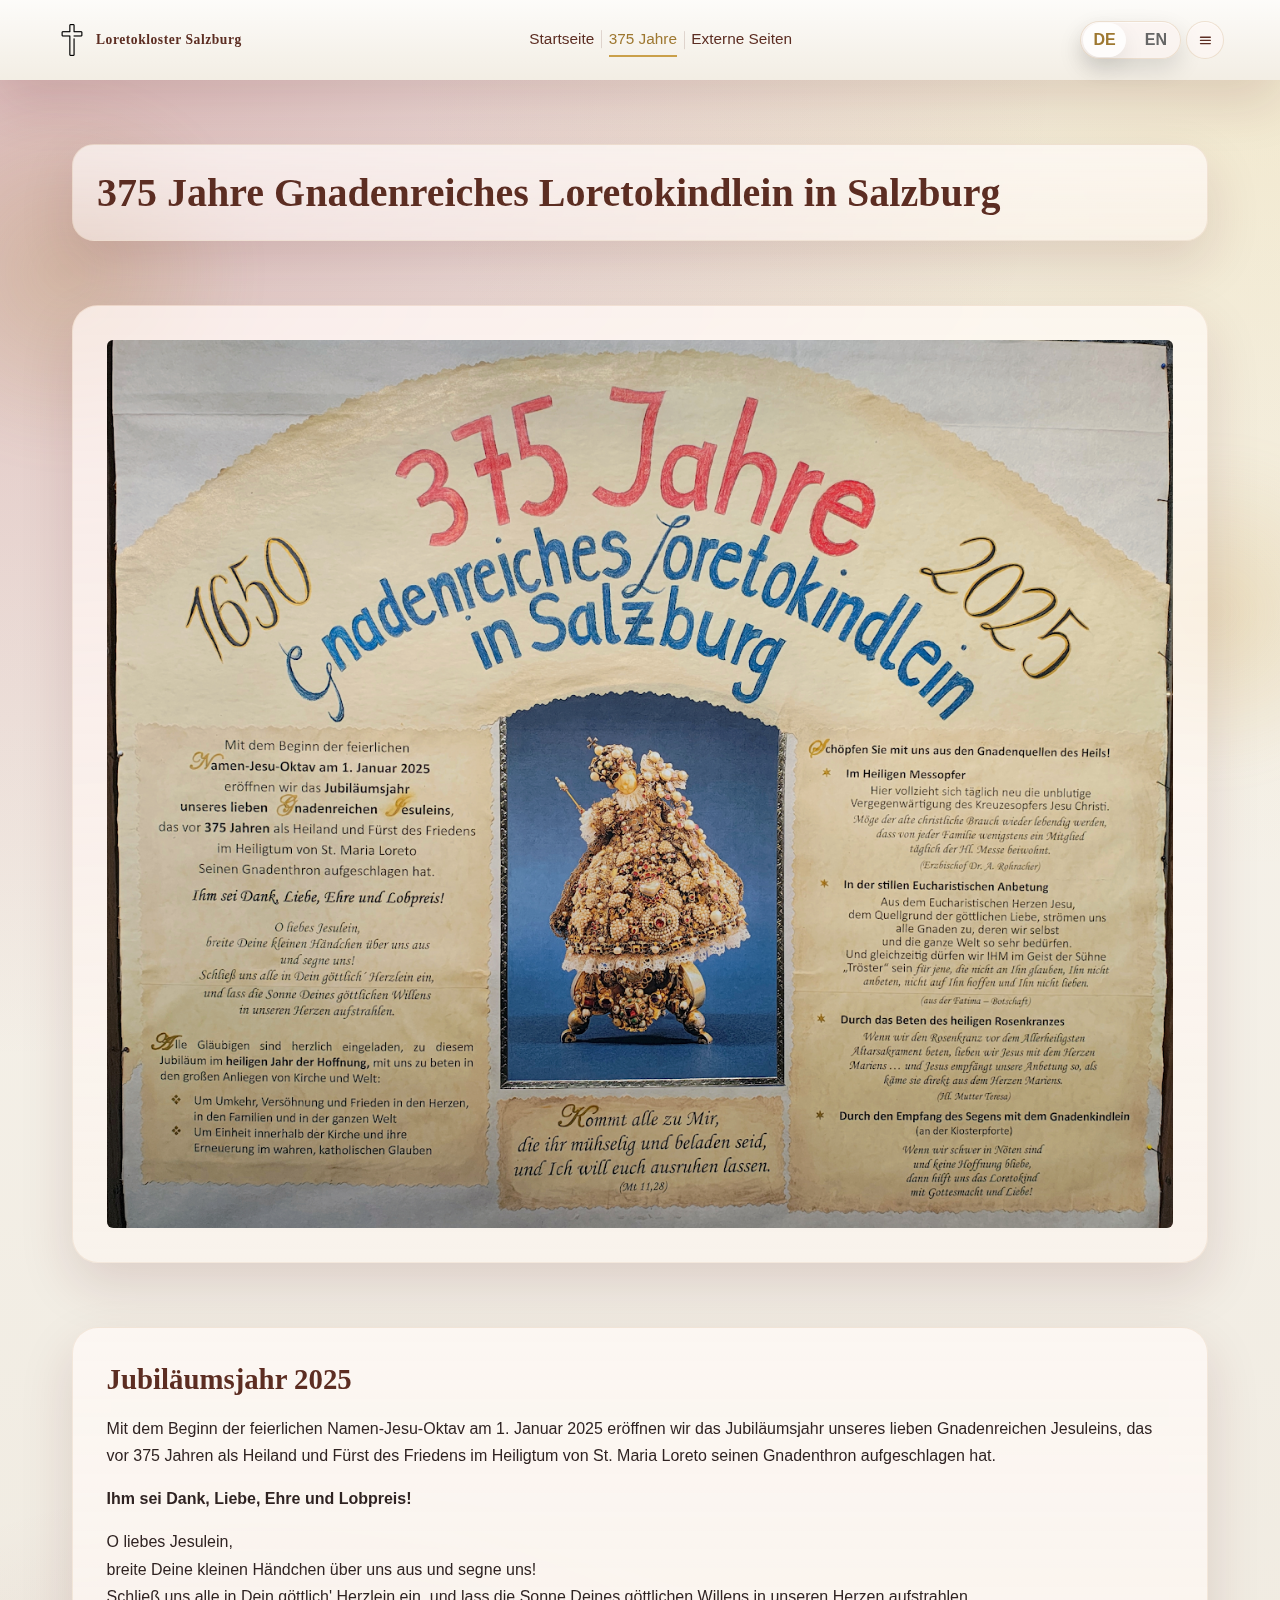
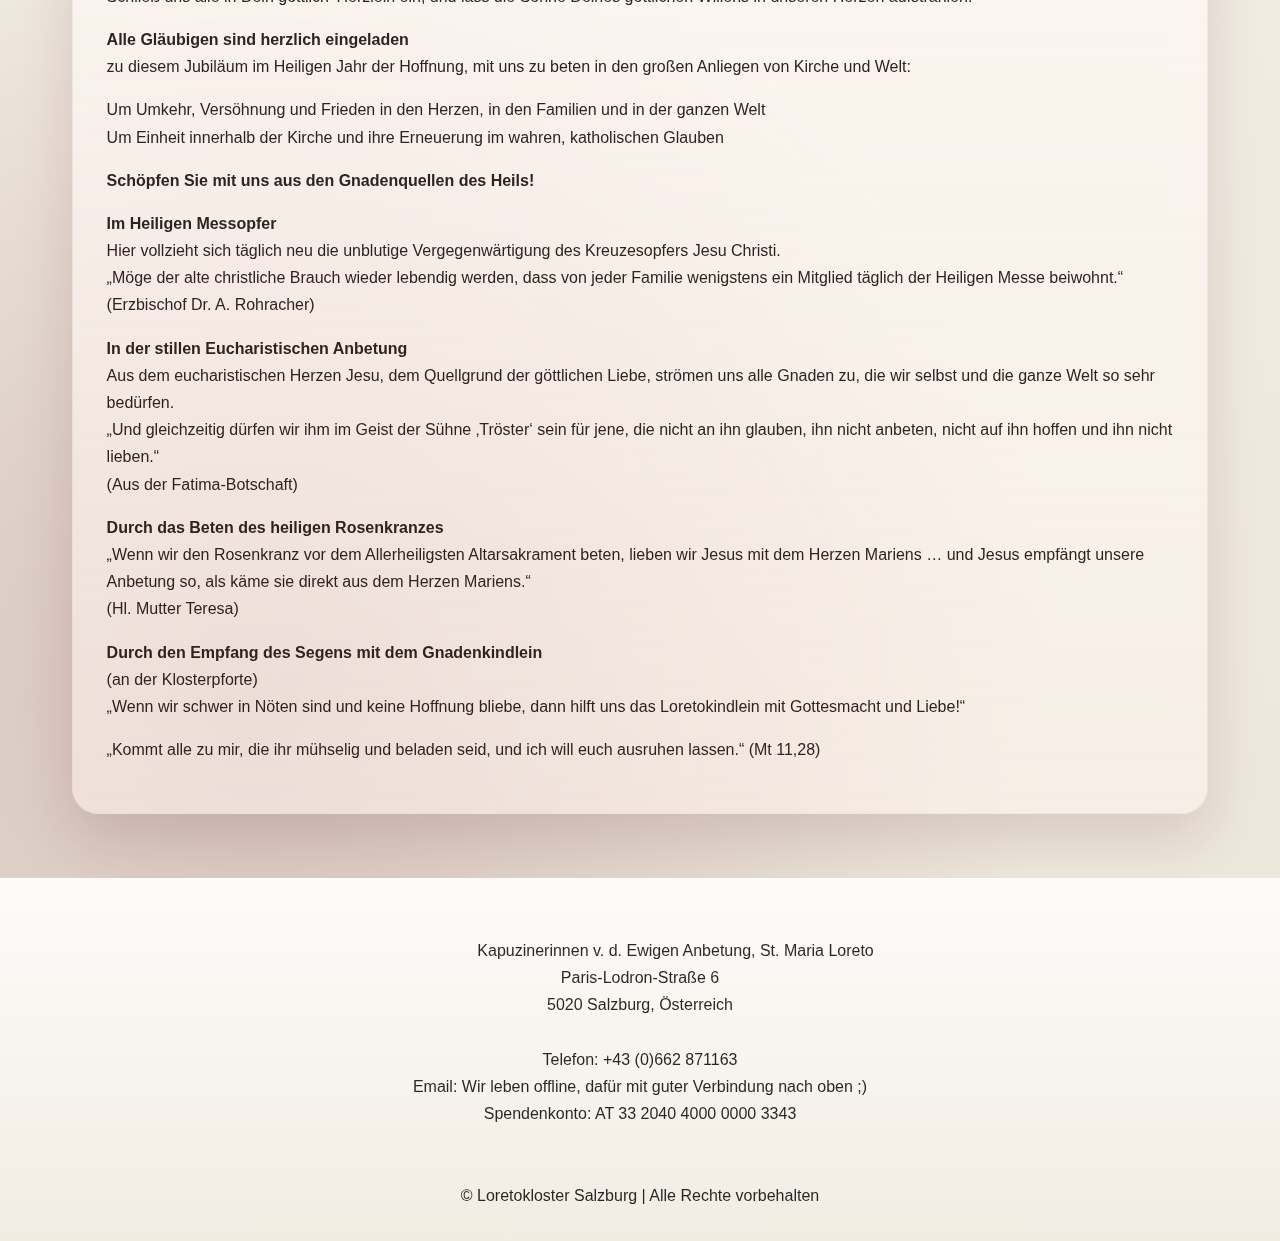
<file: de/375-jahre-gnadenreiches-loretokindlein-in-salzburg.html>
<!DOCTYPE html>
<html lang="de">
<head>
    <meta charset="UTF-8">
    <meta name="viewport" content="width=device-width, initial-scale=1.0">
    <title>375 Jahre Gnadenreiches Loretokindlein in Salzburg | Loretokloster Salzburg</title>
    
    
    
    
    
    
    <meta name="description" content="">
    <meta property="og:type" content="website">
    <meta property="og:title" content="375 Jahre Gnadenreiches Loretokindlein in Salzburg">
    <meta property="og:site_name" content="Loretokloster Salzburg">
    <meta property="og:description" content="">
    <meta property="og:url" content="https://www.maria-loreto-kapuzinerinnen.com/de/375-jahre-gnadenreiches-loretokindlein-in-salzburg.html">
    <meta property="og:image" content="https://www.maria-loreto-kapuzinerinnen.com/static/img/logo.png">
    <meta name="twitter:card" content="summary_large_image">
    <meta name="twitter:title" content="375 Jahre Gnadenreiches Loretokindlein in Salzburg">
    <meta name="twitter:description" content="">
    <meta name="twitter:image" content="https://www.maria-loreto-kapuzinerinnen.com/static/img/logo.png">
    <link rel="icon" type="image/png" href="../static/img/logo.png?v=1774469438">
    
    <!-- Alternate language links for SEO -->
    
    
    
    <link rel="alternate" hreflang="de" href="https://www.maria-loreto-kapuzinerinnen.com/de/375-jahre-gnadenreiches-loretokindlein-in-salzburg.html">
    
    
    
    <link rel="alternate" hreflang="en" href="https://www.maria-loreto-kapuzinerinnen.com/en/375-jahre-gnadenreiches-loretokindlein-in-salzburg.html">
    
    
    <link rel="stylesheet" href="../static/css/main.css?v=1774469438">
    <link rel="stylesheet" href="../static/css/loretokloster.css?v=1774469438">
    
</head>
<body>
    <!-- Translation Banner (only on translated pages) -->
    

    <header class="site-header">
        <div class="container">
            <a href="../de/" class="logo">
                <img src="../static/img/logo.png?v=1774469438" alt="Loretokloster Salzburg" class="logo-image">
                
                <span class="logo-text">Loretokloster Salzburg</span>
                
            </a>

            <div class="header-desktop-group">
                <nav class="main-nav">
                    
                    
                    
                    <a href="../de/" class="">
                        Startseite
                    </a>
                    
                    
                    
                    
                    
                    <a href="../de/375-jahre-gnadenreiches-loretokindlein-in-salzburg.html" class="active">
                        375 Jahre
                    </a>
                    
                    
                    
                    
                    <div class="nav-item dropdown dropdown-level-0">
                        <div class="dropdown-trigger-row">
                            
                            <a href="../de/#.html" class="dropdown-trigger">Externe Seiten</a>
                            
                        </div>
                        <div class="dropdown-content dropdown-level-1">
                            
    
    
    
        
        <a href="https://www.mpl-apostolate.com/faltbildchen/gebete-zum-gnadenreichen-loretokindl-von-salzbug" target="_blank" rel="noopener noreferrer" class="dropdown-link">Gebete zum Loretokindl</a>
        
    
    
    
    
    
        
        <a href="https://www.sagen.at/doku/Loreto/Loretokindlein.html" target="_blank" rel="noopener noreferrer" class="dropdown-link">Sage vom Loretokindlein</a>
        
    
    
    
    
    
        
        <a href="https://www.mpl-apostolate.com/" target="_blank" rel="noopener noreferrer" class="dropdown-link">Schriftenapostolat der Marianische Priester- und Laienbewegung</a>
        
    
    
                        </div>
                    </div>
                    
                    
                </nav>
            </div>
            <div class="header-actions">
                
                <nav class="lang-switch">
                    
                        
                        <a href="../de/375-jahre-gnadenreiches-loretokindlein-in-salzburg.html"
                           class="active">
                            DE
                        </a>
                        
                        <a href="../en/375-jahre-gnadenreiches-loretokindlein-in-salzburg.html"
                           class="">
                            EN
                        </a>
                        
                    
                </nav>
                
                <a href="../de/sitemap.html" class="site-overview-trigger" aria-label="Sitemap" title="Sitemap">
                    <svg class="site-overview-trigger__icon" aria-hidden="true" viewBox="0 0 24 24" fill="none">
                        <path d="M5 7.5H19"></path>
                        <path d="M5 12H19"></path>
                        <path d="M5 16.5H19"></path>
                    </svg>
                </a>
            </div>
            <button class="burger-btn" id="burgerBtn" aria-label="Menü öffnen" aria-expanded="false">
                <span class="burger-line"></span>
                <span class="burger-line"></span>
                <span class="burger-line"></span>
            </button>
        </div>
    </header>

    <!-- Full-page mobile menu overlay -->
    <div class="mobile-menu-overlay" id="mobileMenu" aria-hidden="true">
        <button class="mobile-menu-close" id="mobileMenuClose" aria-label="Menü schließen">×</button>
        <nav class="mobile-nav">
            
            
    
        
        <a href="../de/" class="mobile-nav-link mobile-nav-link--top-level mobile-nav-level-0">Startseite</a>
        
    
            
            
    
        
        <a href="../de/375-jahre-gnadenreiches-loretokindlein-in-salzburg.html" class="mobile-nav-link mobile-nav-link--top-level mobile-nav-level-0 active">375 Jahre</a>
        
    
            
            
    
    <div class="mobile-nav-group mobile-nav-level-0">
        <button type="button" class="mobile-nav-group-toggle mobile-nav-level-0" aria-expanded="false">
            <span class="mobile-nav-group-text">Externe Seiten</span>
            <span class="mobile-nav-group-icon" aria-hidden="true">+</span>
        </button>
        <div class="mobile-nav-sublinks">
            
            <a href="../de/#.html" class="mobile-nav-link mobile-nav-level-1">Externe Seiten</a>
            
            
            
    
        
        <a href="https://www.mpl-apostolate.com/faltbildchen/gebete-zum-gnadenreichen-loretokindl-von-salzbug" target="_blank" rel="noopener noreferrer" class="mobile-nav-link mobile-nav-level-1">Gebete zum Loretokindl</a>
        
    
            
            
    
        
        <a href="https://www.sagen.at/doku/Loreto/Loretokindlein.html" target="_blank" rel="noopener noreferrer" class="mobile-nav-link mobile-nav-level-1">Sage vom Loretokindlein</a>
        
    
            
            
    
        
        <a href="https://www.mpl-apostolate.com/" target="_blank" rel="noopener noreferrer" class="mobile-nav-link mobile-nav-level-1">Schriftenapostolat der Marianische Priester- und Laienbewegung</a>
        
    
            
        </div>
    </div>
    
            
            <a href="../de/sitemap.html" class="mobile-nav-link mobile-nav-link--sitemap" aria-label="Sitemap">
                <svg class="mobile-nav-link__icon" aria-hidden="true" viewBox="0 0 24 24" fill="none">
                    <path d="M5 7.5H19"></path>
                    <path d="M5 12H19"></path>
                    <path d="M5 16.5H19"></path>
                </svg>
                <span>Sitemap</span>
            </a>
        </nav>
    </div>

    
    
    <main class="site-main">
        
<div class="container">
    <!-- Hero Section -->
    
    <h1 class="page-title">375 Jahre Gnadenreiches Loretokindlein in Salzburg</h1>
    

    

    <!-- Content Sections -->
    
    
    
    
    
    
    
    
    
    <section class="content-section content-section--banner">
        <div class="gs-image-row gs-banner-row" style="width:100%;max-width:100%;"> <img src="../static/img/375-jahre-image.png" style="display:block;width:100%;max-width:100%;height:auto;margin:0;" alt="375 Jahre Gnadenreiches Loretokindlein in Salzburg"></div>

    </section>
    
    
    
    
    
    
    
    
    
    
    <section class="content-section section-375-fullwidth">
        

        <div class="section-inner">
            
            
            
            
            <h2 class="section-heading">Jubiläumsjahr 2025</h2>
            

            
            <div class="section-body">
                <p>Mit dem Beginn der feierlichen Namen-Jesu-Oktav am 1. Januar 2025 eröffnen wir das Jubiläumsjahr unseres lieben Gnadenreichen Jesuleins, das vor 375 Jahren als Heiland und Fürst des Friedens im Heiligtum von St. Maria Loreto seinen Gnadenthron aufgeschlagen hat.</p>
<p><strong>Ihm sei Dank, Liebe, Ehre und Lobpreis!</strong></p>
<p>O liebes Jesulein,<br> breite Deine kleinen Händchen über uns aus und segne uns!<br> Schließ uns alle in Dein göttlich' Herzlein ein, und lass die Sonne Deines göttlichen Willens in unseren Herzen aufstrahlen.</p>
<p><strong>Alle Gläubigen sind herzlich eingeladen</strong><br> zu diesem Jubiläum im Heiligen Jahr der Hoffnung, mit uns zu beten in den großen Anliegen von Kirche und Welt:</p>
<p>Um Umkehr, Versöhnung und Frieden in den Herzen, in den Familien und in der ganzen Welt<br> Um Einheit innerhalb der Kirche und ihre Erneuerung im wahren, katholischen Glauben</p>
<p><strong>Schöpfen Sie mit uns aus den Gnadenquellen des Heils!</strong></p>
<p><strong>Im Heiligen Messopfer</strong><br> Hier vollzieht sich täglich neu die unblutige Vergegenwärtigung des Kreuzesopfers Jesu Christi.<br> „Möge der alte christliche Brauch wieder lebendig werden, dass von jeder Familie wenigstens ein Mitglied täglich der Heiligen Messe beiwohnt.“<br> (Erzbischof Dr. A. Rohracher)</p>
<p><strong>In der stillen Eucharistischen Anbetung</strong><br> Aus dem eucharistischen Herzen Jesu, dem Quellgrund der göttlichen Liebe, strömen uns alle Gnaden zu, die wir selbst und die ganze Welt so sehr bedürfen.<br> „Und gleichzeitig dürfen wir ihm im Geist der Sühne ‚Tröster‘ sein für jene, die nicht an ihn glauben, ihn nicht anbeten, nicht auf ihn hoffen und ihn nicht lieben.“<br> (Aus der Fatima-Botschaft)</p>
<p><strong>Durch das Beten des heiligen Rosenkranzes</strong><br> „Wenn wir den Rosenkranz vor dem Allerheiligsten Altarsakrament beten, lieben wir Jesus mit dem Herzen Mariens … und Jesus empfängt unsere Anbetung so, als käme sie direkt aus dem Herzen Mariens.“<br> (Hl. Mutter Teresa)</p>
<p><strong>Durch den Empfang des Segens mit dem Gnadenkindlein</strong><br> (an der Klosterpforte)<br> „Wenn wir schwer in Nöten sind und keine Hoffnung bliebe, dann hilft uns das Loretokindlein mit Gottesmacht und Liebe!“</p>
<p>„Kommt alle zu mir, die ihr mühselig und beladen seid, und ich will euch ausruhen lassen.“ (Mt 11,28)</p>

            </div>
            

            

            
        </div>

        
        
    </section>
    
    
    
    <!-- Contact Info -->
    
</div>

    </main>
    
    <footer class="site-footer">
        <div class="container">
            <!-- Translation Footer Notice -->
            
            
            
            
            
            <p class="footer-contact">
                Kapuzinerinnen v. d. Ewigen Anbetung, St. Maria Loreto<br>Paris-Lodron-Straße 6<br>5020 Salzburg, Österreich<br><br>Telefon: +43 (0)662 871163<br>Email: Wir leben offline, dafür mit guter Verbindung nach oben ;)<br>Spendenkonto: AT 33 2040 4000 0000 3343<br>
            </p>
            

            
            <p>&copy; Loretokloster Salzburg | 
                Alle Rechte vorbehalten
            </p>
            
        </div>
    </footer>
    
    <!-- Scroll to Top Button -->
    <button class="scroll-to-top" id="scrollToTop" aria-label="Scroll to top">
        <span aria-hidden="true" class="scroll-to-top-icon">↑</span>
    </button>
    
    <script>
        // Scroll to top functionality
        const scrollBtn = document.getElementById('scrollToTop');
        
        window.addEventListener('scroll', function() {
            if (window.scrollY > 300) {
                scrollBtn.classList.add('visible');
            } else {
                scrollBtn.classList.remove('visible');
            }
        });
        
        scrollBtn.addEventListener('click', function() {
            window.scrollTo({
                top: 0,
                behavior: 'smooth'
            });
        });
        
        // Mobile burger menu
        const burgerBtn = document.getElementById('burgerBtn');
        const mobileMenu = document.getElementById('mobileMenu');
        const mobileMenuClose = document.getElementById('mobileMenuClose');
        const mobileLangMenu = document.getElementById('mobileLangMenu');
        const mobileLangMenuClose = document.getElementById('mobileLangMenuClose');
        const desktopDropdownToggles = Array.from(document.querySelectorAll('.dropdown-toggle'));
        
        function openMobileMenu() {
            mobileMenu.classList.add('open');
            mobileMenu.setAttribute('aria-hidden', 'false');
            if (burgerBtn) burgerBtn.setAttribute('aria-expanded', 'true');
            document.body.style.overflow = 'hidden';
        }
        
        function closeMobileMenu() {
            mobileMenu.classList.remove('open');
            mobileMenu.setAttribute('aria-hidden', 'true');
            if (burgerBtn) burgerBtn.setAttribute('aria-expanded', 'false');
            document.body.style.overflow = '';
        }

        function openMobileLangMenu() {
            if (!mobileLangMenu) return;
            mobileLangMenu.classList.add('open');
            mobileLangMenu.setAttribute('aria-hidden', 'false');
            document.body.style.overflow = 'hidden';
        }

        function closeMobileLangMenu() {
            if (!mobileLangMenu) return;
            mobileLangMenu.classList.remove('open');
            mobileLangMenu.setAttribute('aria-hidden', 'true');
            document.body.style.overflow = '';
        }
        
        if (burgerBtn) burgerBtn.addEventListener('click', openMobileMenu);
        if (mobileMenuClose) mobileMenuClose.addEventListener('click', closeMobileMenu);
        if (mobileMenu) {
            mobileMenu.addEventListener('click', function(e) {
                if (e.target === mobileMenu) closeMobileMenu();
            });
        }
        if (mobileLangMenuClose) mobileLangMenuClose.addEventListener('click', closeMobileLangMenu);
        if (mobileLangMenu) {
            mobileLangMenu.addEventListener('click', function(e) {
                if (e.target === mobileLangMenu) closeMobileLangMenu();
            });
        }
        if (mobileMenu) {
            mobileMenu.addEventListener('click', function(e) {
                const toggle = e.target.closest('.mobile-nav-group-toggle');
                if (!toggle) return;
                const group = toggle.closest('.mobile-nav-group');
                if (!group) return;
                const isOpen = group.classList.toggle('open');
                toggle.setAttribute('aria-expanded', isOpen ? 'true' : 'false');
                const icon = toggle.querySelector('.mobile-nav-group-icon');
                if (icon) icon.textContent = isOpen ? '−' : '+';
            });
        }
        function closeDesktopDropdowns(exceptGroup) {
            document.querySelectorAll('.dropdown.is-open, .dropdown-item-has-children.is-open').forEach(function(group) {
                if (exceptGroup && (group === exceptGroup || group.contains(exceptGroup))) return;
                group.classList.remove('is-open');
                const toggle = group.querySelector('.dropdown-toggle');
                if (toggle) toggle.setAttribute('aria-expanded', 'false');
                const icon = toggle ? toggle.querySelector('.dropdown-toggle-icon') : null;
                if (icon) icon.textContent = '+';
            });
        }

        document.addEventListener('click', function(e) {
            const toggle = e.target.closest('.dropdown-toggle');
            if (toggle) {
                if (toggle.closest('.lang-switch-dropdown-wrap') && window.matchMedia('(max-width: 900px)').matches) {
                    e.preventDefault();
                    e.stopPropagation();
                    openMobileLangMenu();
                    return;
                }
                const group = toggle.closest('.dropdown, .dropdown-item-has-children');
                if (!group) return;
                e.preventDefault();
                e.stopPropagation();
                const isOpen = group.classList.contains('is-open');
                closeDesktopDropdowns(group);
                group.classList.toggle('is-open', !isOpen);
                toggle.setAttribute('aria-expanded', !isOpen ? 'true' : 'false');
                const icon = toggle.querySelector('.dropdown-toggle-icon');
                if (icon) icon.textContent = !isOpen ? '−' : '+';
                return;
            }
            if (!e.target.closest('.main-nav')) {
                closeDesktopDropdowns();
            }
        });
        document.addEventListener('keydown', function(e) {
            if (e.key === 'Escape' && mobileMenu && mobileMenu.classList.contains('open')) closeMobileMenu();
            if (e.key === 'Escape' && mobileLangMenu && mobileLangMenu.classList.contains('open')) closeMobileLangMenu();
            if (e.key === 'Escape') closeDesktopDropdowns();
        });
    </script>
    
    
</body>
</html>
</file>
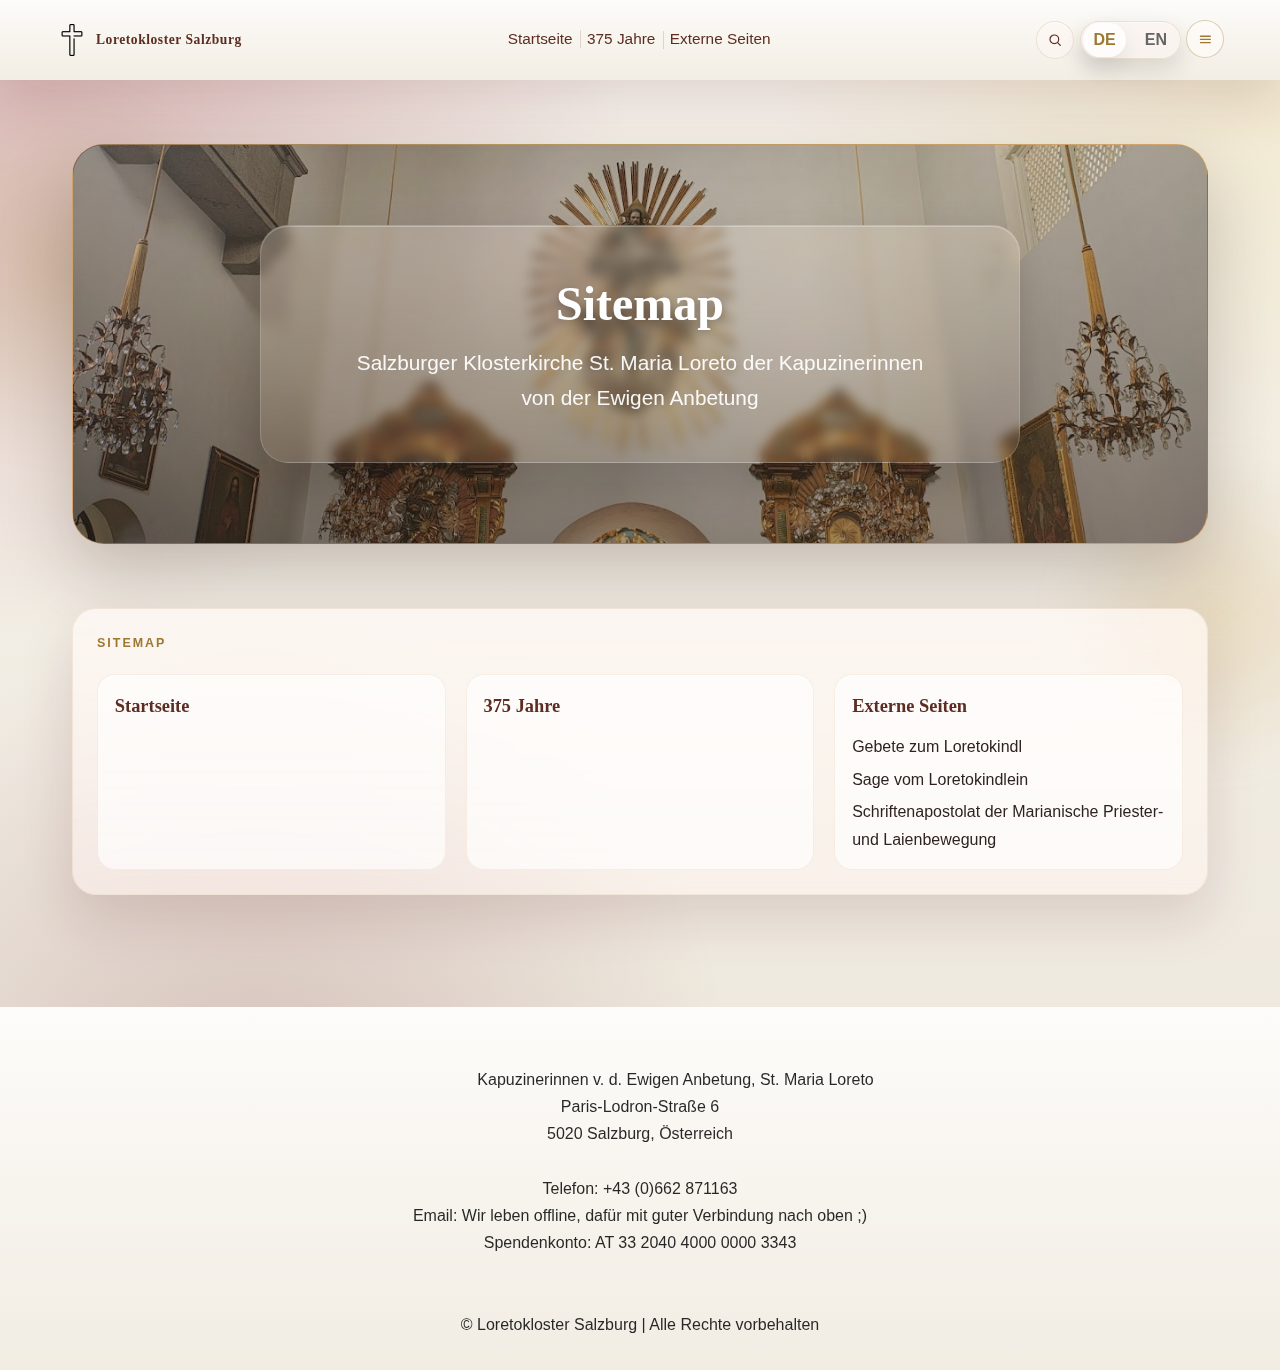
<file: de/sitemap.html>
<!DOCTYPE html>
<html lang="de">
<head>
    <meta charset="UTF-8">
    <meta name="viewport" content="width=device-width, initial-scale=1.0">
    <title>Sitemap | Loretokloster Salzburg</title>
    
    
    
    
    
    
    
    <meta name="description" content="Überblick über die Menüstruktur dieser Website.">
    <meta property="og:type" content="website">
    <meta property="og:title" content="Sitemap">
    <meta property="og:site_name" content="Loretokloster Salzburg">
    <meta property="og:description" content="Überblick über die Menüstruktur dieser Website.">
    <meta property="og:url" content="https://www.maria-loreto-kapuzinerinnen.com/de/sitemap.html">
    <meta property="og:image" content="https://www.maria-loreto-kapuzinerinnen.com/static/hero.jpg">
    <meta name="twitter:card" content="summary_large_image">
    <meta name="twitter:title" content="Sitemap">
    <meta name="twitter:description" content="Überblick über die Menüstruktur dieser Website.">
    <meta name="twitter:image" content="https://www.maria-loreto-kapuzinerinnen.com/static/hero.jpg">
    <meta name="theme-color" content="#7a1f1f">
    <meta name="mobile-web-app-capable" content="yes">
    <meta name="apple-mobile-web-app-capable" content="yes">
    <meta name="apple-mobile-web-app-title" content="Loretokloster Salzburg">
    <link rel="icon" type="image/png" href="../static/img/logo.png?v=9563e64b7054">
    <link rel="apple-touch-icon" href="../static/img/logo.png?v=9563e64b7054">
    <link rel="manifest" href="../manifest.webmanifest?v=9563e64b7054">
    
    <!-- Alternate language links for SEO -->
    
    
    
    <link rel="alternate" hreflang="de" href="https://www.maria-loreto-kapuzinerinnen.com/de/sitemap.html">
    
    
    
    <link rel="alternate" hreflang="en" href="https://www.maria-loreto-kapuzinerinnen.com/en/sitemap.html">
    
    
    <link rel="stylesheet" href="../static/css/main.css?v=9563e64b7054">
    <link rel="stylesheet" href="../static/css/loretokloster.css?v=9563e64b7054">
    
</head>
<body>
    <!-- Translation Banner (only on translated pages) -->
    

    <header class="site-header">
        <div class="container">
            <a href="../de/" class="logo">
                <img src="../static/img/logo.png?v=9563e64b7054" alt="Loretokloster Salzburg" class="logo-image">
                
                <span class="logo-text">Loretokloster Salzburg</span>
                
            </a>

            <div class="header-desktop-group">
                <nav class="main-nav">
                    
                    
                    
                    <a href="../de/" class="">
                        Startseite
                    </a>
                    
                    
                    
                    
                    
                    <a href="../de/375-jahre-gnadenreiches-loretokindlein-in-salzburg.html" class="">
                        375 Jahre
                    </a>
                    
                    
                    
                    
                    <div class="nav-item dropdown dropdown-level-0">
                        <div class="dropdown-trigger-row">
                            
                            <a href="../de/#.html" class="dropdown-trigger">Externe Seiten</a>
                            
                        </div>
                        <div class="dropdown-content dropdown-level-1">
                            
    
    
    
        
        <a href="https://www.mpl-apostolate.com/faltbildchen/gebete-zum-gnadenreichen-loretokindl-von-salzbug" target="_blank" rel="noopener noreferrer" class="dropdown-link">Gebete zum Loretokindl</a>
        
    
    
    
    
    
        
        <a href="https://www.sagen.at/doku/Loreto/Loretokindlein.html" target="_blank" rel="noopener noreferrer" class="dropdown-link">Sage vom Loretokindlein</a>
        
    
    
    
    
    
        
        <a href="https://www.mpl-apostolate.com/" target="_blank" rel="noopener noreferrer" class="dropdown-link">Schriftenapostolat der Marianische Priester- und Laienbewegung</a>
        
    
    
                        </div>
                    </div>
                    
                    
                </nav>
            </div>
            <div class="header-actions">
                
                <div class="site-search">
                    <button type="button" class="site-search-trigger" aria-expanded="false" aria-controls="siteSearchPanel" aria-label="Suche öffnen" title="Suche">
                        <svg class="site-search-trigger__icon" aria-hidden="true" viewBox="0 0 24 24" fill="none">
                            <circle cx="11" cy="11" r="6.5"></circle>
                            <path d="M16 16L20 20"></path>
                        </svg>
                    </button>
                    <div class="site-search-panel" id="siteSearchPanel">
                        <form class="site-search-form" data-search-form data-search-scope="www.maria-loreto-kapuzinerinnen.com">
                            <label class="sr-only" for="siteSearchInput">Suchbegriff</label>
                            <input id="siteSearchInput" class="site-search-input" type="search" name="term" placeholder="Mit Google auf dieser Seite suchen" autocomplete="off">
                            <button type="submit" class="site-search-submit">Suchen</button>
                        </form>
                    </div>
                </div>
                
                
                <nav class="lang-switch">
                    
                        
                        <a href="../de/sitemap.html"
                           class="active">
                            DE
                        </a>
                        
                        <a href="../en/sitemap.html"
                           class="">
                            EN
                        </a>
                        
                    
                </nav>
                
                <a href="../de/sitemap.html" class="site-overview-trigger active" aria-label="Sitemap" title="Sitemap">
                    <svg class="site-overview-trigger__icon" aria-hidden="true" viewBox="0 0 24 24" fill="none">
                        <path d="M5 7.5H19"></path>
                        <path d="M5 12H19"></path>
                        <path d="M5 16.5H19"></path>
                    </svg>
                </a>
            </div>
            <button class="burger-btn" id="burgerBtn" aria-label="Menü öffnen" aria-expanded="false">
                <span class="burger-line"></span>
                <span class="burger-line"></span>
                <span class="burger-line"></span>
            </button>
        </div>
    </header>

    <!-- Full-page mobile menu overlay -->
    <div class="mobile-menu-overlay" id="mobileMenu" aria-hidden="true">
        <button class="mobile-menu-close" id="mobileMenuClose" aria-label="Menü schließen">×</button>
        <nav class="mobile-nav">
            
            
    
        
        <a href="../de/" class="mobile-nav-link mobile-nav-link--top-level mobile-nav-level-0">Startseite</a>
        
    
            
            
    
        
        <a href="../de/375-jahre-gnadenreiches-loretokindlein-in-salzburg.html" class="mobile-nav-link mobile-nav-link--top-level mobile-nav-level-0">375 Jahre</a>
        
    
            
            
    
    <div class="mobile-nav-group mobile-nav-level-0">
        <button type="button" class="mobile-nav-group-toggle mobile-nav-level-0" aria-expanded="false">
            <span class="mobile-nav-group-text">Externe Seiten</span>
            <span class="mobile-nav-group-icon" aria-hidden="true">+</span>
        </button>
        <div class="mobile-nav-sublinks">
            
            <a href="../de/#.html" class="mobile-nav-link mobile-nav-level-1">Externe Seiten</a>
            
            
            
    
        
        <a href="https://www.mpl-apostolate.com/faltbildchen/gebete-zum-gnadenreichen-loretokindl-von-salzbug" target="_blank" rel="noopener noreferrer" class="mobile-nav-link mobile-nav-level-1">Gebete zum Loretokindl</a>
        
    
            
            
    
        
        <a href="https://www.sagen.at/doku/Loreto/Loretokindlein.html" target="_blank" rel="noopener noreferrer" class="mobile-nav-link mobile-nav-level-1">Sage vom Loretokindlein</a>
        
    
            
            
    
        
        <a href="https://www.mpl-apostolate.com/" target="_blank" rel="noopener noreferrer" class="mobile-nav-link mobile-nav-level-1">Schriftenapostolat der Marianische Priester- und Laienbewegung</a>
        
    
            
        </div>
    </div>
    
            
            
            <form class="mobile-search-form" data-search-form data-search-scope="www.maria-loreto-kapuzinerinnen.com">
                <label class="sr-only" for="mobileSearchInput">Suchbegriff</label>
                <input id="mobileSearchInput" class="mobile-search-input" type="search" name="term" placeholder="Mit Google auf dieser Seite suchen" autocomplete="off">
                <button type="submit" class="mobile-search-submit">Suchen</button>
            </form>
            
            <a href="../de/sitemap.html" class="mobile-nav-link mobile-nav-link--sitemap active" aria-label="Sitemap">
                <svg class="mobile-nav-link__icon" aria-hidden="true" viewBox="0 0 24 24" fill="none">
                    <path d="M5 7.5H19"></path>
                    <path d="M5 12H19"></path>
                    <path d="M5 16.5H19"></path>
                </svg>
                <span>Sitemap</span>
            </a>
            <button type="button" class="mobile-nav-link mobile-nav-link--install" id="mobileInstallButton" hidden>
                <svg class="mobile-nav-link__icon" aria-hidden="true" viewBox="0 0 24 24" fill="none">
                    <path d="M12 3.5V14.5"></path>
                    <path d="M8 10.5L12 14.5L16 10.5"></path>
                    <path d="M5 17.5H19"></path>
                </svg>
                <span>Website als App installieren</span>
            </button>
        </nav>
    </div>

    
    
    <main class="site-main">
        



<div class="container">
    <!-- Hero Section -->
    
    <section class="hero">
        
        <img src="../static/img/hero.jpg" alt="Sitemap" class="hero-image">
        
        <div class="hero-content">
            <h1>Sitemap</h1>
            
            <p class="hero-subtitle">Salzburger Klosterkirche St. Maria Loreto der Kapuzinerinnen von der Ewigen Anbetung</p>
            
        </div>
    </section>
    

    
    <section class="site-overview-page" aria-labelledby="site-overview-page-title">
        <div class="site-overview-page__header">
            <p class="site-overview-page__eyebrow">Sitemap</p>
        </div>
        <ul class="site-overview-tree site-overview-level-0">
        
        
        
        
        <li class="site-overview-tree__item">
            <a href="
        ../de/
    ">
                Startseite
            </a>
            
        </li>
        
        
        
        
        <li class="site-overview-tree__item">
            <a href="
        ../de/375-jahre-gnadenreiches-loretokindlein-in-salzburg.html
    ">
                375 Jahre
            </a>
            
        </li>
        
        
        
        
        <li class="site-overview-tree__item site-overview-tree__item--branch">
            <a href="
        ../de/#.html
    ">
                Externe Seiten
            </a>
            
            <ul class="site-overview-tree site-overview-level-1">
        
        
        
        
        <li class="site-overview-tree__item">
            <a href="
        https://www.mpl-apostolate.com/faltbildchen/gebete-zum-gnadenreichen-loretokindl-von-salzbug
    " target="_blank" rel="noopener noreferrer">
                Gebete zum Loretokindl
            </a>
            
        </li>
        
        
        
        
        <li class="site-overview-tree__item">
            <a href="
        https://www.sagen.at/doku/Loreto/Loretokindlein.html
    " target="_blank" rel="noopener noreferrer">
                Sage vom Loretokindlein
            </a>
            
        </li>
        
        
        
        
        <li class="site-overview-tree__item">
            <a href="
        https://www.mpl-apostolate.com/
    " target="_blank" rel="noopener noreferrer">
                Schriftenapostolat der Marianische Priester- und Laienbewegung
            </a>
            
        </li>
        
    </ul>
            
        </li>
        
    </ul>
    </section>
    

    <!-- Content Sections -->
    
    
    <!-- Contact Info -->
    
</div>

    </main>
    
    <footer class="site-footer">
        <div class="container">
            <!-- Translation Footer Notice -->
            
            
            
            
            
            <p class="footer-contact">
                Kapuzinerinnen v. d. Ewigen Anbetung, St. Maria Loreto<br>Paris-Lodron-Straße 6<br>5020 Salzburg, Österreich<br><br>Telefon: +43 (0)662 871163<br>Email: Wir leben offline, dafür mit guter Verbindung nach oben ;)<br>Spendenkonto: AT 33 2040 4000 0000 3343<br>
            </p>
            

            
            <p>&copy; Loretokloster Salzburg | 
                Alle Rechte vorbehalten
            </p>
            
        </div>
    </footer>
    
    <!-- Scroll to Top Button -->
    <button class="scroll-to-top" id="scrollToTop" aria-label="Scroll to top">
        <span aria-hidden="true" class="scroll-to-top-icon">↑</span>
    </button>
    
    <script>
        // Scroll to top functionality
        const scrollBtn = document.getElementById('scrollToTop');
        
        window.addEventListener('scroll', function() {
            if (window.scrollY > 300) {
                scrollBtn.classList.add('visible');
            } else {
                scrollBtn.classList.remove('visible');
            }
        });
        
        scrollBtn.addEventListener('click', function() {
            window.scrollTo({
                top: 0,
                behavior: 'smooth'
            });
        });
        
        // Mobile burger menu
        const burgerBtn = document.getElementById('burgerBtn');
        const mobileMenu = document.getElementById('mobileMenu');
        const mobileMenuClose = document.getElementById('mobileMenuClose');
        const mobileLangMenu = document.getElementById('mobileLangMenu');
        const mobileLangMenuClose = document.getElementById('mobileLangMenuClose');
        const desktopDropdownToggles = Array.from(document.querySelectorAll('.dropdown-toggle'));
        const searchForms = Array.from(document.querySelectorAll('[data-search-form]'));
        const siteSearch = document.querySelector('.site-search');
        const siteSearchTrigger = siteSearch ? siteSearch.querySelector('.site-search-trigger') : null;
        const siteSearchInput = siteSearch ? siteSearch.querySelector('.site-search-input') : null;
        const mobileInstallButton = document.getElementById('mobileInstallButton');
        let deferredInstallPrompt = null;

        function buildGoogleSearchUrl(scope, term) {
            const query = (scope ? `site:${scope} ` : '') + term;
            return `https://www.google.com/search?q=${encodeURIComponent(query)}`;
        }

        function openSiteSearch() {
            if (!siteSearch || !siteSearchTrigger) return;
            siteSearch.classList.add('is-open');
            siteSearchTrigger.setAttribute('aria-expanded', 'true');
            if (siteSearchInput) siteSearchInput.focus();
        }

        function closeSiteSearch() {
            if (!siteSearch || !siteSearchTrigger) return;
            siteSearch.classList.remove('is-open');
            siteSearchTrigger.setAttribute('aria-expanded', 'false');
        }

        searchForms.forEach(function(form) {
            form.addEventListener('submit', function(e) {
                e.preventDefault();
                const input = form.querySelector('input[name="term"]');
                const term = input ? input.value.trim() : '';
                if (!term) return;
                const scope = form.dataset.searchScope || '';
                window.location.href = buildGoogleSearchUrl(scope, term);
            });
        });
        
        function openMobileMenu() {
            mobileMenu.classList.add('open');
            mobileMenu.setAttribute('aria-hidden', 'false');
            if (burgerBtn) burgerBtn.setAttribute('aria-expanded', 'true');
            document.body.style.overflow = 'hidden';
        }
        
        function closeMobileMenu() {
            mobileMenu.classList.remove('open');
            mobileMenu.setAttribute('aria-hidden', 'true');
            if (burgerBtn) burgerBtn.setAttribute('aria-expanded', 'false');
            document.body.style.overflow = '';
        }

        function openMobileLangMenu() {
            if (!mobileLangMenu) return;
            mobileLangMenu.classList.add('open');
            mobileLangMenu.setAttribute('aria-hidden', 'false');
            document.body.style.overflow = 'hidden';
        }

        function closeMobileLangMenu() {
            if (!mobileLangMenu) return;
            mobileLangMenu.classList.remove('open');
            mobileLangMenu.setAttribute('aria-hidden', 'true');
            document.body.style.overflow = '';
        }
        
        if (burgerBtn) burgerBtn.addEventListener('click', openMobileMenu);
        if (mobileMenuClose) mobileMenuClose.addEventListener('click', closeMobileMenu);
        if (mobileMenu) {
            mobileMenu.addEventListener('click', function(e) {
                if (e.target === mobileMenu) closeMobileMenu();
            });
        }
        if (mobileLangMenuClose) mobileLangMenuClose.addEventListener('click', closeMobileLangMenu);
        if (mobileLangMenu) {
            mobileLangMenu.addEventListener('click', function(e) {
                if (e.target === mobileLangMenu) closeMobileLangMenu();
            });
        }
        if (mobileMenu) {
            mobileMenu.addEventListener('click', function(e) {
                const toggle = e.target.closest('.mobile-nav-group-toggle');
                if (!toggle) return;
                const group = toggle.closest('.mobile-nav-group');
                if (!group) return;
                const isOpen = group.classList.toggle('open');
                toggle.setAttribute('aria-expanded', isOpen ? 'true' : 'false');
                const icon = toggle.querySelector('.mobile-nav-group-icon');
                if (icon) icon.textContent = isOpen ? '−' : '+';
            });
        }
        if (siteSearchTrigger) {
            siteSearchTrigger.addEventListener('click', function(e) {
                e.preventDefault();
                e.stopPropagation();
                if (siteSearch.classList.contains('is-open')) {
                    closeSiteSearch();
                } else {
                    openSiteSearch();
                }
            });
        }
        function closeDesktopDropdowns(exceptGroup) {
            document.querySelectorAll('.dropdown.is-open, .dropdown-item-has-children.is-open').forEach(function(group) {
                if (exceptGroup && (group === exceptGroup || group.contains(exceptGroup))) return;
                group.classList.remove('is-open');
                const toggle = group.querySelector('.dropdown-toggle');
                if (toggle) toggle.setAttribute('aria-expanded', 'false');
                const icon = toggle ? toggle.querySelector('.dropdown-toggle-icon') : null;
                if (icon) icon.textContent = '+';
            });
        }

        document.addEventListener('click', function(e) {
            const toggle = e.target.closest('.dropdown-toggle');
            if (toggle) {
                if (toggle.closest('.lang-switch-dropdown-wrap') && window.matchMedia('(max-width: 900px)').matches) {
                    e.preventDefault();
                    e.stopPropagation();
                    openMobileLangMenu();
                    return;
                }
                const group = toggle.closest('.dropdown, .dropdown-item-has-children');
                if (!group) return;
                e.preventDefault();
                e.stopPropagation();
                const isOpen = group.classList.contains('is-open');
                closeDesktopDropdowns(group);
                group.classList.toggle('is-open', !isOpen);
                toggle.setAttribute('aria-expanded', !isOpen ? 'true' : 'false');
                const icon = toggle.querySelector('.dropdown-toggle-icon');
                if (icon) icon.textContent = !isOpen ? '−' : '+';
                return;
            }
            if (!e.target.closest('.main-nav')) {
                closeDesktopDropdowns();
            }
            if (siteSearch && !e.target.closest('.site-search')) {
                closeSiteSearch();
            }
        });
        document.addEventListener('keydown', function(e) {
            if (e.key === 'Escape' && mobileMenu && mobileMenu.classList.contains('open')) closeMobileMenu();
            if (e.key === 'Escape' && mobileLangMenu && mobileLangMenu.classList.contains('open')) closeMobileLangMenu();
            if (e.key === 'Escape') closeDesktopDropdowns();
            if (e.key === 'Escape') closeSiteSearch();
        });

        window.addEventListener('beforeinstallprompt', function(e) {
            e.preventDefault();
            deferredInstallPrompt = e;
            if (mobileInstallButton) mobileInstallButton.hidden = false;
        });

        window.addEventListener('appinstalled', function() {
            deferredInstallPrompt = null;
            if (mobileInstallButton) mobileInstallButton.hidden = true;
        });

        if (mobileInstallButton) {
            mobileInstallButton.addEventListener('click', async function() {
                if (!deferredInstallPrompt) return;
                deferredInstallPrompt.prompt();
                try {
                    await deferredInstallPrompt.userChoice;
                } catch (error) {
                    console.warn('Install prompt failed:', error);
                }
                deferredInstallPrompt = null;
                mobileInstallButton.hidden = true;
                closeMobileMenu();
            });
        }

        if ('serviceWorker' in navigator && (window.isSecureContext || location.hostname === 'localhost' || location.hostname === '127.0.0.1')) {
            window.addEventListener('load', function() {
                navigator.serviceWorker.register('../service-worker.js').catch(function(error) {
                    console.warn('Service worker registration failed:', error);
                });
            });
        }
    </script>
    
    
</body>
</html>
</file>
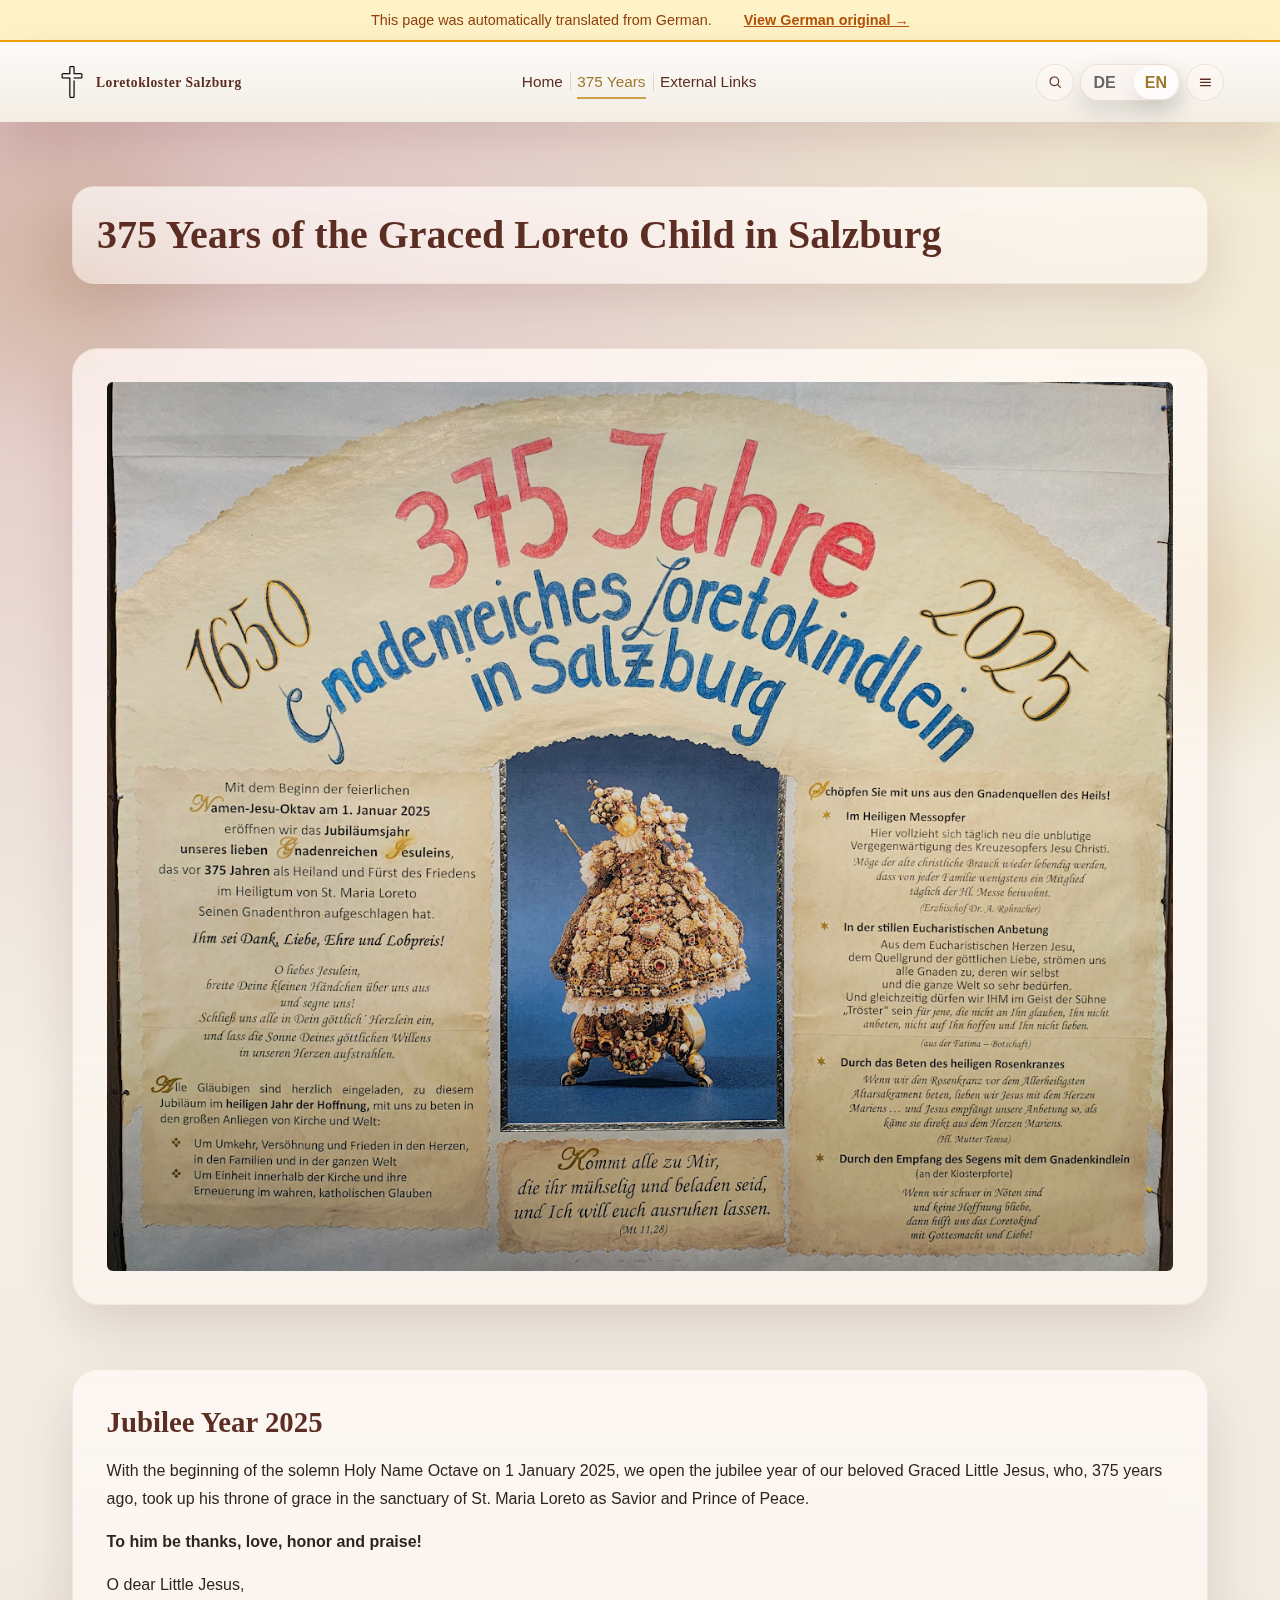
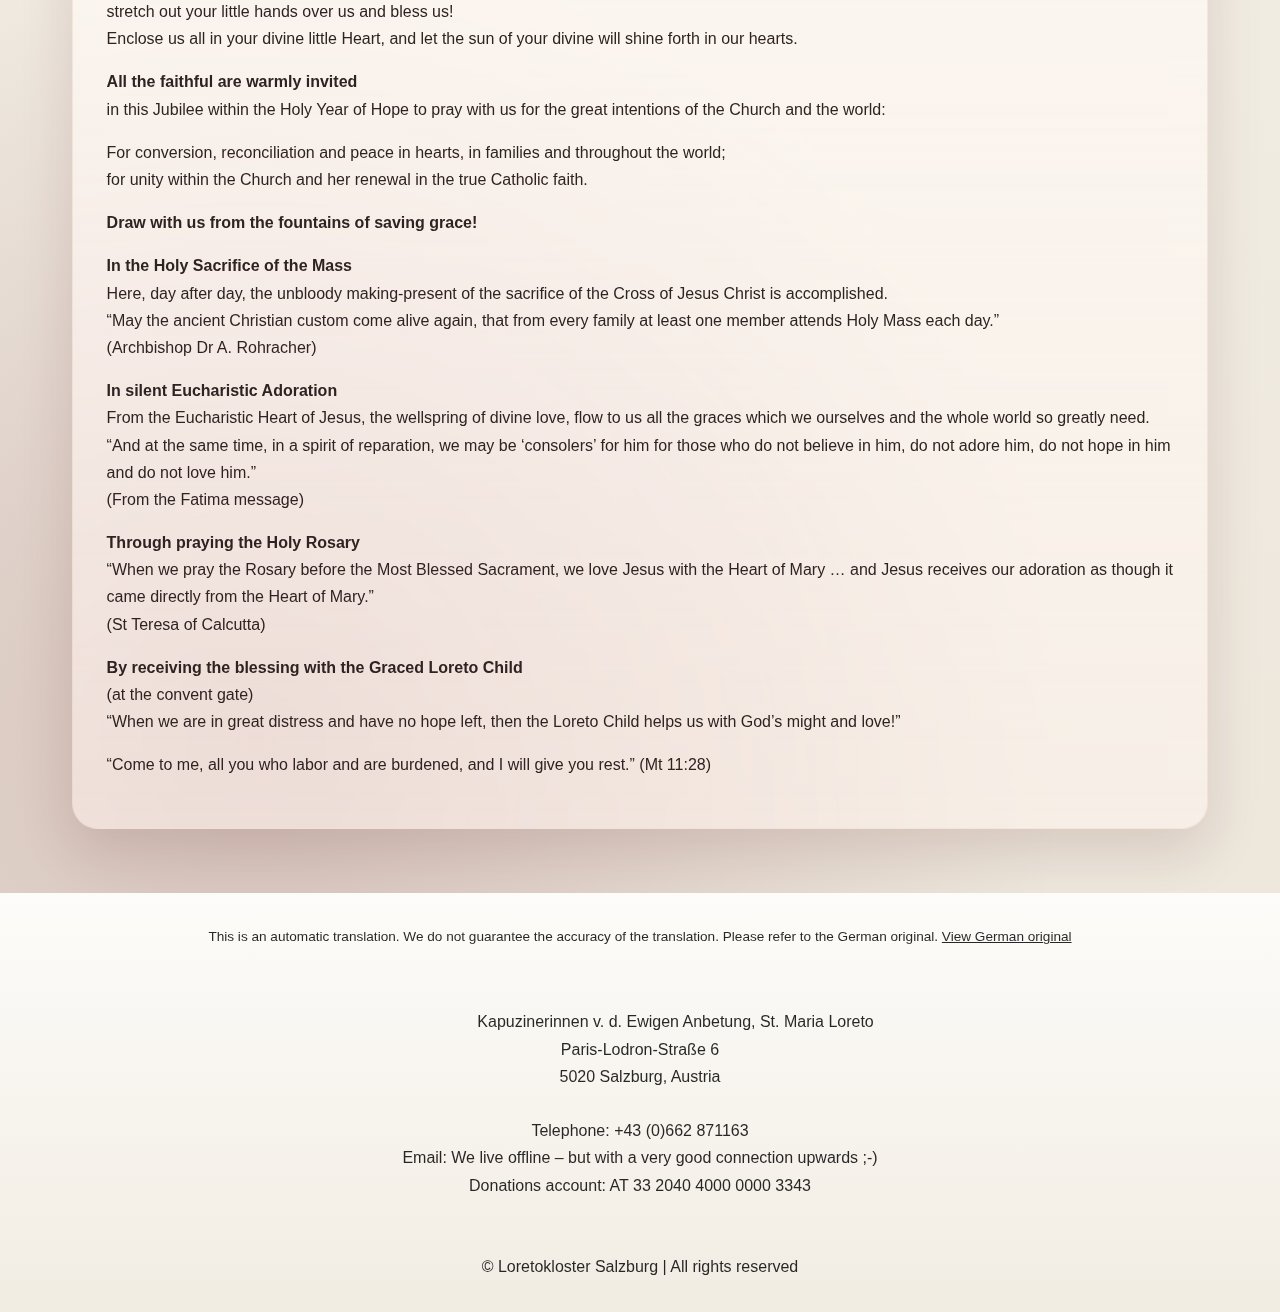
<file: en/375-jahre-gnadenreiches-loretokindlein-in-salzburg.html>
<!DOCTYPE html>
<html lang="en">
<head>
    <meta charset="UTF-8">
    <meta name="viewport" content="width=device-width, initial-scale=1.0">
    <title>375 Years of the Graced Loreto Child in Salzburg | Loretokloster Salzburg</title>
    
    
    
    
    
    
    
    <meta name="description" content="">
    <meta property="og:type" content="website">
    <meta property="og:title" content="375 Years of the Graced Loreto Child in Salzburg">
    <meta property="og:site_name" content="Loretokloster Salzburg">
    <meta property="og:description" content="">
    <meta property="og:url" content="https://www.maria-loreto-kapuzinerinnen.com/en/375-jahre-gnadenreiches-loretokindlein-in-salzburg.html">
    <meta property="og:image" content="https://www.maria-loreto-kapuzinerinnen.com/static/img/logo.png">
    <meta name="twitter:card" content="summary_large_image">
    <meta name="twitter:title" content="375 Years of the Graced Loreto Child in Salzburg">
    <meta name="twitter:description" content="">
    <meta name="twitter:image" content="https://www.maria-loreto-kapuzinerinnen.com/static/img/logo.png">
    <meta name="theme-color" content="#7a1f1f">
    <meta name="mobile-web-app-capable" content="yes">
    <meta name="apple-mobile-web-app-capable" content="yes">
    <meta name="apple-mobile-web-app-title" content="Loretokloster Salzburg">
    <link rel="icon" type="image/png" href="../static/img/logo.png?v=9563e64b7054">
    <link rel="apple-touch-icon" href="../static/img/logo.png?v=9563e64b7054">
    <link rel="manifest" href="../manifest.webmanifest?v=9563e64b7054">
    
    <!-- Alternate language links for SEO -->
    
    
    
    <link rel="alternate" hreflang="de" href="https://www.maria-loreto-kapuzinerinnen.com/de/375-jahre-gnadenreiches-loretokindlein-in-salzburg.html">
    
    
    
    <link rel="alternate" hreflang="en" href="https://www.maria-loreto-kapuzinerinnen.com/en/375-jahre-gnadenreiches-loretokindlein-in-salzburg.html">
    
    
    <link rel="stylesheet" href="../static/css/main.css?v=9563e64b7054">
    <link rel="stylesheet" href="../static/css/loretokloster.css?v=9563e64b7054">
    
</head>
<body>
    <!-- Translation Banner (only on translated pages) -->
    
    <div class="translation-banner">
        <div class="container">
            <span>This page was automatically translated from German.</span>
            
            <a href="https://www.maria-loreto-kapuzinerinnen.com/de/375-jahre-gnadenreiches-loretokindlein-in-salzburg.html">View German original →</a>
            
        </div>
    </div>
    

    <header class="site-header">
        <div class="container">
            <a href="../en/" class="logo">
                <img src="../static/img/logo.png?v=9563e64b7054" alt="Loretokloster Salzburg" class="logo-image">
                
                <span class="logo-text">Loretokloster Salzburg</span>
                
            </a>

            <div class="header-desktop-group">
                <nav class="main-nav">
                    
                    
                    
                    <a href="../en/" class="">
                        Home
                    </a>
                    
                    
                    
                    
                    
                    <a href="../en/375-jahre-gnadenreiches-loretokindlein-in-salzburg.html" class="active">
                        375 Years
                    </a>
                    
                    
                    
                    
                    <div class="nav-item dropdown dropdown-level-0">
                        <div class="dropdown-trigger-row">
                            
                            <a href="../en/#.html" class="dropdown-trigger">External Links</a>
                            
                        </div>
                        <div class="dropdown-content dropdown-level-1">
                            
    
    
    
        
        <a href="https://www.mpl-apostolate.com/faltbildchen/gebete-zum-gnadenreichen-loretokindl-von-salzbug" target="_blank" rel="noopener noreferrer" class="dropdown-link">Prayers to the Loreto Child</a>
        
    
    
    
    
    
        
        <a href="https://www.sagen.at/doku/Loreto/Loretokindlein.html" target="_blank" rel="noopener noreferrer" class="dropdown-link">Legend of the Loreto Child</a>
        
    
    
    
    
    
        
        <a href="https://www.mpl-apostolate.com/" target="_blank" rel="noopener noreferrer" class="dropdown-link">Apostolate</a>
        
    
    
                        </div>
                    </div>
                    
                    
                </nav>
            </div>
            <div class="header-actions">
                
                <div class="site-search">
                    <button type="button" class="site-search-trigger" aria-expanded="false" aria-controls="siteSearchPanel" aria-label="Open search" title="Search">
                        <svg class="site-search-trigger__icon" aria-hidden="true" viewBox="0 0 24 24" fill="none">
                            <circle cx="11" cy="11" r="6.5"></circle>
                            <path d="M16 16L20 20"></path>
                        </svg>
                    </button>
                    <div class="site-search-panel" id="siteSearchPanel">
                        <form class="site-search-form" data-search-form data-search-scope="www.maria-loreto-kapuzinerinnen.com">
                            <label class="sr-only" for="siteSearchInput">Search term</label>
                            <input id="siteSearchInput" class="site-search-input" type="search" name="term" placeholder="Search this site with Google" autocomplete="off">
                            <button type="submit" class="site-search-submit">Search</button>
                        </form>
                    </div>
                </div>
                
                
                <nav class="lang-switch">
                    
                        
                        <a href="../de/375-jahre-gnadenreiches-loretokindlein-in-salzburg.html"
                           class="">
                            DE
                        </a>
                        
                        <a href="../en/375-jahre-gnadenreiches-loretokindlein-in-salzburg.html"
                           class="active">
                            EN
                        </a>
                        
                    
                </nav>
                
                <a href="../en/sitemap.html" class="site-overview-trigger" aria-label="Sitemap" title="Sitemap">
                    <svg class="site-overview-trigger__icon" aria-hidden="true" viewBox="0 0 24 24" fill="none">
                        <path d="M5 7.5H19"></path>
                        <path d="M5 12H19"></path>
                        <path d="M5 16.5H19"></path>
                    </svg>
                </a>
            </div>
            <button class="burger-btn" id="burgerBtn" aria-label="Open menu" aria-expanded="false">
                <span class="burger-line"></span>
                <span class="burger-line"></span>
                <span class="burger-line"></span>
            </button>
        </div>
    </header>

    <!-- Full-page mobile menu overlay -->
    <div class="mobile-menu-overlay" id="mobileMenu" aria-hidden="true">
        <button class="mobile-menu-close" id="mobileMenuClose" aria-label="Close menu">×</button>
        <nav class="mobile-nav">
            
            
    
        
        <a href="../en/" class="mobile-nav-link mobile-nav-link--top-level mobile-nav-level-0">Home</a>
        
    
            
            
    
        
        <a href="../en/375-jahre-gnadenreiches-loretokindlein-in-salzburg.html" class="mobile-nav-link mobile-nav-link--top-level mobile-nav-level-0 active">375 Years</a>
        
    
            
            
    
    <div class="mobile-nav-group mobile-nav-level-0">
        <button type="button" class="mobile-nav-group-toggle mobile-nav-level-0" aria-expanded="false">
            <span class="mobile-nav-group-text">External Links</span>
            <span class="mobile-nav-group-icon" aria-hidden="true">+</span>
        </button>
        <div class="mobile-nav-sublinks">
            
            <a href="../en/#.html" class="mobile-nav-link mobile-nav-level-1">External Links</a>
            
            
            
    
        
        <a href="https://www.mpl-apostolate.com/faltbildchen/gebete-zum-gnadenreichen-loretokindl-von-salzbug" target="_blank" rel="noopener noreferrer" class="mobile-nav-link mobile-nav-level-1">Prayers to the Loreto Child</a>
        
    
            
            
    
        
        <a href="https://www.sagen.at/doku/Loreto/Loretokindlein.html" target="_blank" rel="noopener noreferrer" class="mobile-nav-link mobile-nav-level-1">Legend of the Loreto Child</a>
        
    
            
            
    
        
        <a href="https://www.mpl-apostolate.com/" target="_blank" rel="noopener noreferrer" class="mobile-nav-link mobile-nav-level-1">Apostolate</a>
        
    
            
        </div>
    </div>
    
            
            
            <form class="mobile-search-form" data-search-form data-search-scope="www.maria-loreto-kapuzinerinnen.com">
                <label class="sr-only" for="mobileSearchInput">Search term</label>
                <input id="mobileSearchInput" class="mobile-search-input" type="search" name="term" placeholder="Search this site with Google" autocomplete="off">
                <button type="submit" class="mobile-search-submit">Search</button>
            </form>
            
            <a href="../en/sitemap.html" class="mobile-nav-link mobile-nav-link--sitemap" aria-label="Sitemap">
                <svg class="mobile-nav-link__icon" aria-hidden="true" viewBox="0 0 24 24" fill="none">
                    <path d="M5 7.5H19"></path>
                    <path d="M5 12H19"></path>
                    <path d="M5 16.5H19"></path>
                </svg>
                <span>Sitemap</span>
            </a>
            <button type="button" class="mobile-nav-link mobile-nav-link--install" id="mobileInstallButton" hidden>
                <svg class="mobile-nav-link__icon" aria-hidden="true" viewBox="0 0 24 24" fill="none">
                    <path d="M12 3.5V14.5"></path>
                    <path d="M8 10.5L12 14.5L16 10.5"></path>
                    <path d="M5 17.5H19"></path>
                </svg>
                <span>Install website as app</span>
            </button>
        </nav>
    </div>

    
    
    <main class="site-main">
        



<div class="container">
    <!-- Hero Section -->
    
    <h1 class="page-title">375 Years of the Graced Loreto Child in Salzburg</h1>
    

    

    <!-- Content Sections -->
    
        
    
    
    
    
    
    
    <section class="content-section content-section--banner">
        <div class="gs-image-row gs-banner-row" style="width:100%;max-width:100%;"> <img src="../static/img/375-jahre-image.png" style="display:block;width:100%;max-width:100%;height:auto;margin:0;" alt="375 Years of the Graced Loreto Child in Salzburg"></div>

    </section>
    

    
        
    
    
    
    
    
    
    <section id="jubilee-year-2025" class="content-section section-375-fullwidth" style="--section-nesting-depth: 0;">
        

        <div class="section-inner">
            
            
            
            
            <h2 class="section-heading">Jubilee Year 2025</h2>
            

            
            

            
            <div class="section-body">
                <p>With the beginning of the solemn Holy Name Octave on 1 January 2025, we open the jubilee year of our beloved Graced Little Jesus, who, 375 years ago, took up his throne of grace in the sanctuary of St. Maria Loreto as Savior and Prince of Peace.</p>
<p><strong>To him be thanks, love, honor and praise!</strong></p>
<p>O dear Little Jesus,<br> stretch out your little hands over us and bless us!<br> Enclose us all in your divine little Heart, and let the sun of your divine will shine forth in our hearts.</p>
<p><strong>All the faithful are warmly invited</strong><br> in this Jubilee within the Holy Year of Hope to pray with us for the great intentions of the Church and the world:</p>
<p>For conversion, reconciliation and peace in hearts, in families and throughout the world;<br> for unity within the Church and her renewal in the true Catholic faith.</p>
<p><strong>Draw with us from the fountains of saving grace!</strong></p>
<p><strong>In the Holy Sacrifice of the Mass</strong><br> Here, day after day, the unbloody making-present of the sacrifice of the Cross of Jesus Christ is accomplished.<br> “May the ancient Christian custom come alive again, that from every family at least one member attends Holy Mass each day.”<br> (Archbishop Dr A. Rohracher)</p>
<p><strong>In silent Eucharistic Adoration</strong><br> From the Eucharistic Heart of Jesus, the wellspring of divine love, flow to us all the graces which we ourselves and the whole world so greatly need.<br> “And at the same time, in a spirit of reparation, we may be ‘consolers’ for him for those who do not believe in him, do not adore him, do not hope in him and do not love him.”<br> (From the Fatima message)</p>
<p><strong>Through praying the Holy Rosary</strong><br> “When we pray the Rosary before the Most Blessed Sacrament, we love Jesus with the Heart of Mary … and Jesus receives our adoration as though it came directly from the Heart of Mary.”<br> (St Teresa of Calcutta)</p>
<p><strong>By receiving the blessing with the Graced Loreto Child</strong><br> (at the convent gate)<br> “When we are in great distress and have no hope left, then the Loreto Child helps us with God’s might and love!”</p>
<p>“Come to me, all you who labor and are burdened, and I will give you rest.” (Mt 11:28)</p>

            </div>
            

            

            

            
            

            
        </div>

        
        
    </section>
    

    
    
    <!-- Contact Info -->
    
</div>

    </main>
    
    <footer class="site-footer">
        <div class="container">
            <!-- Translation Footer Notice -->
            
            <p class="translation-notice">
                This is an automatic translation. We do not guarantee the accuracy of the translation. Please refer to the German original.
                
                <a href="https://www.maria-loreto-kapuzinerinnen.com/de/375-jahre-gnadenreiches-loretokindlein-in-salzburg.html">View German original</a>
                
            </p>
            
            
            
            
            
            <p class="footer-contact">
                Kapuzinerinnen v. d. Ewigen Anbetung, St. Maria Loreto<br>Paris‑Lodron‑Straße 6<br>5020 Salzburg, Austria<br><br>Telephone: +43 (0)662 871163<br>Email: We live offline – but with a very good connection upwards ;‑)<br>Donations account: AT 33 2040 4000 0000 3343<br>
            </p>
            

            
            <p>&copy; Loretokloster Salzburg | 
                All rights reserved
            </p>
            
        </div>
    </footer>
    
    <!-- Scroll to Top Button -->
    <button class="scroll-to-top" id="scrollToTop" aria-label="Scroll to top">
        <span aria-hidden="true" class="scroll-to-top-icon">↑</span>
    </button>
    
    <script>
        // Scroll to top functionality
        const scrollBtn = document.getElementById('scrollToTop');
        
        window.addEventListener('scroll', function() {
            if (window.scrollY > 300) {
                scrollBtn.classList.add('visible');
            } else {
                scrollBtn.classList.remove('visible');
            }
        });
        
        scrollBtn.addEventListener('click', function() {
            window.scrollTo({
                top: 0,
                behavior: 'smooth'
            });
        });
        
        // Mobile burger menu
        const burgerBtn = document.getElementById('burgerBtn');
        const mobileMenu = document.getElementById('mobileMenu');
        const mobileMenuClose = document.getElementById('mobileMenuClose');
        const mobileLangMenu = document.getElementById('mobileLangMenu');
        const mobileLangMenuClose = document.getElementById('mobileLangMenuClose');
        const desktopDropdownToggles = Array.from(document.querySelectorAll('.dropdown-toggle'));
        const searchForms = Array.from(document.querySelectorAll('[data-search-form]'));
        const siteSearch = document.querySelector('.site-search');
        const siteSearchTrigger = siteSearch ? siteSearch.querySelector('.site-search-trigger') : null;
        const siteSearchInput = siteSearch ? siteSearch.querySelector('.site-search-input') : null;
        const mobileInstallButton = document.getElementById('mobileInstallButton');
        let deferredInstallPrompt = null;

        function buildGoogleSearchUrl(scope, term) {
            const query = (scope ? `site:${scope} ` : '') + term;
            return `https://www.google.com/search?q=${encodeURIComponent(query)}`;
        }

        function openSiteSearch() {
            if (!siteSearch || !siteSearchTrigger) return;
            siteSearch.classList.add('is-open');
            siteSearchTrigger.setAttribute('aria-expanded', 'true');
            if (siteSearchInput) siteSearchInput.focus();
        }

        function closeSiteSearch() {
            if (!siteSearch || !siteSearchTrigger) return;
            siteSearch.classList.remove('is-open');
            siteSearchTrigger.setAttribute('aria-expanded', 'false');
        }

        searchForms.forEach(function(form) {
            form.addEventListener('submit', function(e) {
                e.preventDefault();
                const input = form.querySelector('input[name="term"]');
                const term = input ? input.value.trim() : '';
                if (!term) return;
                const scope = form.dataset.searchScope || '';
                window.location.href = buildGoogleSearchUrl(scope, term);
            });
        });
        
        function openMobileMenu() {
            mobileMenu.classList.add('open');
            mobileMenu.setAttribute('aria-hidden', 'false');
            if (burgerBtn) burgerBtn.setAttribute('aria-expanded', 'true');
            document.body.style.overflow = 'hidden';
        }
        
        function closeMobileMenu() {
            mobileMenu.classList.remove('open');
            mobileMenu.setAttribute('aria-hidden', 'true');
            if (burgerBtn) burgerBtn.setAttribute('aria-expanded', 'false');
            document.body.style.overflow = '';
        }

        function openMobileLangMenu() {
            if (!mobileLangMenu) return;
            mobileLangMenu.classList.add('open');
            mobileLangMenu.setAttribute('aria-hidden', 'false');
            document.body.style.overflow = 'hidden';
        }

        function closeMobileLangMenu() {
            if (!mobileLangMenu) return;
            mobileLangMenu.classList.remove('open');
            mobileLangMenu.setAttribute('aria-hidden', 'true');
            document.body.style.overflow = '';
        }
        
        if (burgerBtn) burgerBtn.addEventListener('click', openMobileMenu);
        if (mobileMenuClose) mobileMenuClose.addEventListener('click', closeMobileMenu);
        if (mobileMenu) {
            mobileMenu.addEventListener('click', function(e) {
                if (e.target === mobileMenu) closeMobileMenu();
            });
        }
        if (mobileLangMenuClose) mobileLangMenuClose.addEventListener('click', closeMobileLangMenu);
        if (mobileLangMenu) {
            mobileLangMenu.addEventListener('click', function(e) {
                if (e.target === mobileLangMenu) closeMobileLangMenu();
            });
        }
        if (mobileMenu) {
            mobileMenu.addEventListener('click', function(e) {
                const toggle = e.target.closest('.mobile-nav-group-toggle');
                if (!toggle) return;
                const group = toggle.closest('.mobile-nav-group');
                if (!group) return;
                const isOpen = group.classList.toggle('open');
                toggle.setAttribute('aria-expanded', isOpen ? 'true' : 'false');
                const icon = toggle.querySelector('.mobile-nav-group-icon');
                if (icon) icon.textContent = isOpen ? '−' : '+';
            });
        }
        if (siteSearchTrigger) {
            siteSearchTrigger.addEventListener('click', function(e) {
                e.preventDefault();
                e.stopPropagation();
                if (siteSearch.classList.contains('is-open')) {
                    closeSiteSearch();
                } else {
                    openSiteSearch();
                }
            });
        }
        function closeDesktopDropdowns(exceptGroup) {
            document.querySelectorAll('.dropdown.is-open, .dropdown-item-has-children.is-open').forEach(function(group) {
                if (exceptGroup && (group === exceptGroup || group.contains(exceptGroup))) return;
                group.classList.remove('is-open');
                const toggle = group.querySelector('.dropdown-toggle');
                if (toggle) toggle.setAttribute('aria-expanded', 'false');
                const icon = toggle ? toggle.querySelector('.dropdown-toggle-icon') : null;
                if (icon) icon.textContent = '+';
            });
        }

        document.addEventListener('click', function(e) {
            const toggle = e.target.closest('.dropdown-toggle');
            if (toggle) {
                if (toggle.closest('.lang-switch-dropdown-wrap') && window.matchMedia('(max-width: 900px)').matches) {
                    e.preventDefault();
                    e.stopPropagation();
                    openMobileLangMenu();
                    return;
                }
                const group = toggle.closest('.dropdown, .dropdown-item-has-children');
                if (!group) return;
                e.preventDefault();
                e.stopPropagation();
                const isOpen = group.classList.contains('is-open');
                closeDesktopDropdowns(group);
                group.classList.toggle('is-open', !isOpen);
                toggle.setAttribute('aria-expanded', !isOpen ? 'true' : 'false');
                const icon = toggle.querySelector('.dropdown-toggle-icon');
                if (icon) icon.textContent = !isOpen ? '−' : '+';
                return;
            }
            if (!e.target.closest('.main-nav')) {
                closeDesktopDropdowns();
            }
            if (siteSearch && !e.target.closest('.site-search')) {
                closeSiteSearch();
            }
        });
        document.addEventListener('keydown', function(e) {
            if (e.key === 'Escape' && mobileMenu && mobileMenu.classList.contains('open')) closeMobileMenu();
            if (e.key === 'Escape' && mobileLangMenu && mobileLangMenu.classList.contains('open')) closeMobileLangMenu();
            if (e.key === 'Escape') closeDesktopDropdowns();
            if (e.key === 'Escape') closeSiteSearch();
        });

        window.addEventListener('beforeinstallprompt', function(e) {
            e.preventDefault();
            deferredInstallPrompt = e;
            if (mobileInstallButton) mobileInstallButton.hidden = false;
        });

        window.addEventListener('appinstalled', function() {
            deferredInstallPrompt = null;
            if (mobileInstallButton) mobileInstallButton.hidden = true;
        });

        if (mobileInstallButton) {
            mobileInstallButton.addEventListener('click', async function() {
                if (!deferredInstallPrompt) return;
                deferredInstallPrompt.prompt();
                try {
                    await deferredInstallPrompt.userChoice;
                } catch (error) {
                    console.warn('Install prompt failed:', error);
                }
                deferredInstallPrompt = null;
                mobileInstallButton.hidden = true;
                closeMobileMenu();
            });
        }

        if ('serviceWorker' in navigator && (window.isSecureContext || location.hostname === 'localhost' || location.hostname === '127.0.0.1')) {
            window.addEventListener('load', function() {
                navigator.serviceWorker.register('../service-worker.js').catch(function(error) {
                    console.warn('Service worker registration failed:', error);
                });
            });
        }
    </script>
    
    
</body>
</html>
</file>
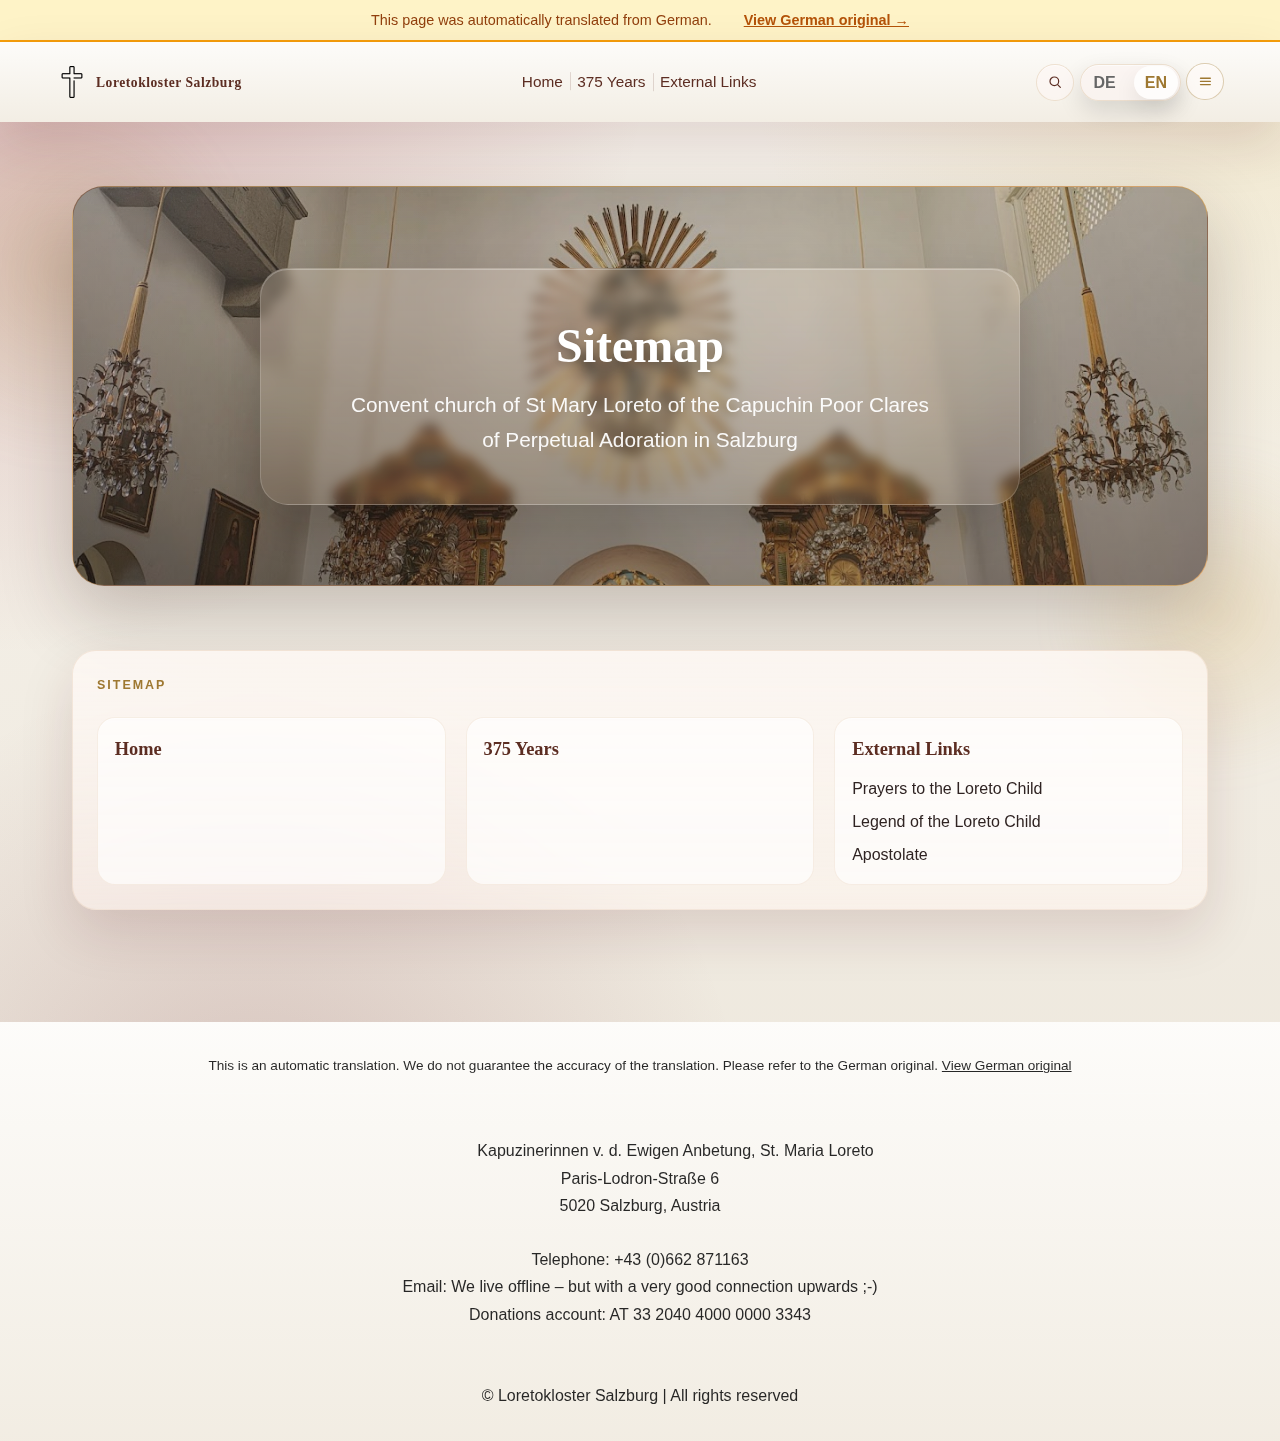
<file: en/sitemap.html>
<!DOCTYPE html>
<html lang="en">
<head>
    <meta charset="UTF-8">
    <meta name="viewport" content="width=device-width, initial-scale=1.0">
    <title>Sitemap | Loretokloster Salzburg</title>
    
    
    
    
    
    
    
    <meta name="description" content="Overview of this website's navigation structure.">
    <meta property="og:type" content="website">
    <meta property="og:title" content="Sitemap">
    <meta property="og:site_name" content="Loretokloster Salzburg">
    <meta property="og:description" content="Overview of this website's navigation structure.">
    <meta property="og:url" content="https://www.maria-loreto-kapuzinerinnen.com/en/sitemap.html">
    <meta property="og:image" content="https://www.maria-loreto-kapuzinerinnen.com/static/hero.jpg">
    <meta name="twitter:card" content="summary_large_image">
    <meta name="twitter:title" content="Sitemap">
    <meta name="twitter:description" content="Overview of this website's navigation structure.">
    <meta name="twitter:image" content="https://www.maria-loreto-kapuzinerinnen.com/static/hero.jpg">
    <meta name="theme-color" content="#7a1f1f">
    <meta name="mobile-web-app-capable" content="yes">
    <meta name="apple-mobile-web-app-capable" content="yes">
    <meta name="apple-mobile-web-app-title" content="Loretokloster Salzburg">
    <link rel="icon" type="image/png" href="../static/img/logo.png?v=26dd24446248">
    <link rel="apple-touch-icon" href="../static/img/logo.png?v=26dd24446248">
    <link rel="manifest" href="../manifest.webmanifest?v=26dd24446248">
    
    <!-- Alternate language links for SEO -->
    
    
    
    <link rel="alternate" hreflang="de" href="https://www.maria-loreto-kapuzinerinnen.com/de/sitemap.html">
    
    
    
    <link rel="alternate" hreflang="en" href="https://www.maria-loreto-kapuzinerinnen.com/en/sitemap.html">
    
    
    <link rel="stylesheet" href="../static/css/main.css?v=26dd24446248">
    <link rel="stylesheet" href="../static/css/loretokloster.css?v=26dd24446248">
    
</head>
<body>
    <!-- Translation Banner (only on translated pages) -->
    
    <div class="translation-banner">
        <div class="container">
            <span>This page was automatically translated from German.</span>
            
            <a href="https://www.maria-loreto-kapuzinerinnen.com/de/sitemap.html">View German original →</a>
            
        </div>
    </div>
    

    <header class="site-header">
        <div class="container">
            <a href="../en/" class="logo">
                <img src="../static/img/logo.png?v=26dd24446248" alt="Loretokloster Salzburg" class="logo-image">
                
                <span class="logo-text">Loretokloster Salzburg</span>
                
            </a>

            <div class="header-desktop-group">
                <nav class="main-nav">
                    
                    
                    
                    <a href="../en/" class="">
                        Home
                    </a>
                    
                    
                    
                    
                    
                    <a href="../en/375-jahre-gnadenreiches-loretokindlein-in-salzburg.html" class="">
                        375 Years
                    </a>
                    
                    
                    
                    
                    <div class="nav-item dropdown dropdown-level-0">
                        <div class="dropdown-trigger-row">
                            
                            <a href="../en/#.html" class="dropdown-trigger">External Links</a>
                            
                        </div>
                        <div class="dropdown-content dropdown-level-1">
                            
    
    
    
        
        <a href="https://www.mpl-apostolate.com/faltbildchen/gebete-zum-gnadenreichen-loretokindl-von-salzbug" target="_blank" rel="noopener noreferrer" class="dropdown-link">Prayers to the Loreto Child</a>
        
    
    
    
    
    
        
        <a href="https://www.sagen.at/doku/Loreto/Loretokindlein.html" target="_blank" rel="noopener noreferrer" class="dropdown-link">Legend of the Loreto Child</a>
        
    
    
    
    
    
        
        <a href="https://www.mpl-apostolate.com/" target="_blank" rel="noopener noreferrer" class="dropdown-link">Apostolate</a>
        
    
    
                        </div>
                    </div>
                    
                    
                </nav>
            </div>
            <div class="header-actions">
                
                <div class="site-search">
                    <button type="button" class="site-search-trigger" aria-expanded="false" aria-controls="siteSearchPanel" aria-label="Open search" title="Search">
                        <svg class="site-search-trigger__icon" aria-hidden="true" viewBox="0 0 24 24" fill="none">
                            <circle cx="11" cy="11" r="6.5"></circle>
                            <path d="M16 16L20 20"></path>
                        </svg>
                    </button>
                    <div class="site-search-panel" id="siteSearchPanel">
                        <form class="site-search-form" data-search-form data-search-scope="www.maria-loreto-kapuzinerinnen.com">
                            <label class="sr-only" for="siteSearchInput">Search term</label>
                            <input id="siteSearchInput" class="site-search-input" type="search" name="term" placeholder="Search this site with Google" autocomplete="off">
                            <button type="submit" class="site-search-submit">Search</button>
                        </form>
                    </div>
                </div>
                
                
                <nav class="lang-switch">
                    
                        
                        <a href="../de/sitemap.html"
                           class="">
                            DE
                        </a>
                        
                        <a href="../en/sitemap.html"
                           class="active">
                            EN
                        </a>
                        
                    
                </nav>
                
                <a href="../en/sitemap.html" class="site-overview-trigger active" aria-label="Sitemap" title="Sitemap">
                    <svg class="site-overview-trigger__icon" aria-hidden="true" viewBox="0 0 24 24" fill="none">
                        <path d="M5 7.5H19"></path>
                        <path d="M5 12H19"></path>
                        <path d="M5 16.5H19"></path>
                    </svg>
                </a>
            </div>
            <button class="burger-btn" id="burgerBtn" aria-label="Open menu" aria-expanded="false">
                <span class="burger-line"></span>
                <span class="burger-line"></span>
                <span class="burger-line"></span>
            </button>
        </div>
    </header>

    <!-- Full-page mobile menu overlay -->
    <div class="mobile-menu-overlay" id="mobileMenu" aria-hidden="true">
        <button class="mobile-menu-close" id="mobileMenuClose" aria-label="Close menu">×</button>
        <nav class="mobile-nav">
            
            
    
        
        <a href="../en/" class="mobile-nav-link mobile-nav-link--top-level mobile-nav-level-0">Home</a>
        
    
            
            
    
        
        <a href="../en/375-jahre-gnadenreiches-loretokindlein-in-salzburg.html" class="mobile-nav-link mobile-nav-link--top-level mobile-nav-level-0">375 Years</a>
        
    
            
            
    
    <div class="mobile-nav-group mobile-nav-level-0">
        <button type="button" class="mobile-nav-group-toggle mobile-nav-level-0" aria-expanded="false">
            <span class="mobile-nav-group-text">External Links</span>
            <span class="mobile-nav-group-icon" aria-hidden="true">+</span>
        </button>
        <div class="mobile-nav-sublinks">
            
            <a href="../en/#.html" class="mobile-nav-link mobile-nav-level-1">External Links</a>
            
            
            
    
        
        <a href="https://www.mpl-apostolate.com/faltbildchen/gebete-zum-gnadenreichen-loretokindl-von-salzbug" target="_blank" rel="noopener noreferrer" class="mobile-nav-link mobile-nav-level-1">Prayers to the Loreto Child</a>
        
    
            
            
    
        
        <a href="https://www.sagen.at/doku/Loreto/Loretokindlein.html" target="_blank" rel="noopener noreferrer" class="mobile-nav-link mobile-nav-level-1">Legend of the Loreto Child</a>
        
    
            
            
    
        
        <a href="https://www.mpl-apostolate.com/" target="_blank" rel="noopener noreferrer" class="mobile-nav-link mobile-nav-level-1">Apostolate</a>
        
    
            
        </div>
    </div>
    
            
            
            <form class="mobile-search-form" data-search-form data-search-scope="www.maria-loreto-kapuzinerinnen.com">
                <label class="sr-only" for="mobileSearchInput">Search term</label>
                <input id="mobileSearchInput" class="mobile-search-input" type="search" name="term" placeholder="Search this site with Google" autocomplete="off">
                <button type="submit" class="mobile-search-submit">Search</button>
            </form>
            
            <a href="../en/sitemap.html" class="mobile-nav-link mobile-nav-link--sitemap active" aria-label="Sitemap">
                <svg class="mobile-nav-link__icon" aria-hidden="true" viewBox="0 0 24 24" fill="none">
                    <path d="M5 7.5H19"></path>
                    <path d="M5 12H19"></path>
                    <path d="M5 16.5H19"></path>
                </svg>
                <span>Sitemap</span>
            </a>
            <button type="button" class="mobile-nav-link mobile-nav-link--install" id="mobileInstallButton" hidden>
                <svg class="mobile-nav-link__icon" aria-hidden="true" viewBox="0 0 24 24" fill="none">
                    <path d="M12 3.5V14.5"></path>
                    <path d="M8 10.5L12 14.5L16 10.5"></path>
                    <path d="M5 17.5H19"></path>
                </svg>
                <span>Install website as app</span>
            </button>
        </nav>
    </div>

    
    
    <main class="site-main">
        



<div class="container">
    <!-- Hero Section -->
    
    <section class="hero">
        
        <img src="../static/img/hero.jpg" alt="Sitemap" class="hero-image">
        
        <div class="hero-content">
            <h1>Sitemap</h1>
            
            <p class="hero-subtitle">Convent church of St Mary Loreto of the Capuchin Poor Clares of Perpetual Adoration in Salzburg</p>
            
        </div>
    </section>
    

    
    <section class="site-overview-page" aria-labelledby="site-overview-page-title">
        <div class="site-overview-page__header">
            <p class="site-overview-page__eyebrow">Sitemap</p>
        </div>
        <ul class="site-overview-tree site-overview-level-0">
        
        
        
        
        <li class="site-overview-tree__item">
            <a href="
        ../en/
    ">
                Home
            </a>
            
        </li>
        
        
        
        
        <li class="site-overview-tree__item">
            <a href="
        ../en/375-jahre-gnadenreiches-loretokindlein-in-salzburg.html
    ">
                375 Years
            </a>
            
        </li>
        
        
        
        
        <li class="site-overview-tree__item site-overview-tree__item--branch">
            <a href="
        ../en/#.html
    ">
                External Links
            </a>
            
            <ul class="site-overview-tree site-overview-level-1">
        
        
        
        
        <li class="site-overview-tree__item">
            <a href="
        https://www.mpl-apostolate.com/faltbildchen/gebete-zum-gnadenreichen-loretokindl-von-salzbug
    " target="_blank" rel="noopener noreferrer">
                Prayers to the Loreto Child
            </a>
            
        </li>
        
        
        
        
        <li class="site-overview-tree__item">
            <a href="
        https://www.sagen.at/doku/Loreto/Loretokindlein.html
    " target="_blank" rel="noopener noreferrer">
                Legend of the Loreto Child
            </a>
            
        </li>
        
        
        
        
        <li class="site-overview-tree__item">
            <a href="
        https://www.mpl-apostolate.com/
    " target="_blank" rel="noopener noreferrer">
                Apostolate
            </a>
            
        </li>
        
    </ul>
            
        </li>
        
    </ul>
    </section>
    

    <!-- Content Sections -->
    
    
    <!-- Contact Info -->
    
</div>

    </main>
    
    <footer class="site-footer">
        <div class="container">
            <!-- Translation Footer Notice -->
            
            <p class="translation-notice">
                This is an automatic translation. We do not guarantee the accuracy of the translation. Please refer to the German original.
                
                <a href="https://www.maria-loreto-kapuzinerinnen.com/de/sitemap.html">View German original</a>
                
            </p>
            
            
            
            
            
            <p class="footer-contact">
                Kapuzinerinnen v. d. Ewigen Anbetung, St. Maria Loreto<br>Paris‑Lodron‑Straße 6<br>5020 Salzburg, Austria<br><br>Telephone: +43 (0)662 871163<br>Email: We live offline – but with a very good connection upwards ;‑)<br>Donations account: AT 33 2040 4000 0000 3343<br>
            </p>
            

            
            <p>&copy; Loretokloster Salzburg | 
                All rights reserved
            </p>
            
        </div>
    </footer>
    
    <!-- Scroll to Top Button -->
    <button class="scroll-to-top" id="scrollToTop" aria-label="Scroll to top">
        <span aria-hidden="true" class="scroll-to-top-icon">↑</span>
    </button>
    
    <script>
        // Scroll to top functionality
        const scrollBtn = document.getElementById('scrollToTop');
        
        window.addEventListener('scroll', function() {
            if (window.scrollY > 300) {
                scrollBtn.classList.add('visible');
            } else {
                scrollBtn.classList.remove('visible');
            }
        });
        
        scrollBtn.addEventListener('click', function() {
            window.scrollTo({
                top: 0,
                behavior: 'smooth'
            });
        });
        
        // Mobile burger menu
        const burgerBtn = document.getElementById('burgerBtn');
        const mobileMenu = document.getElementById('mobileMenu');
        const mobileMenuClose = document.getElementById('mobileMenuClose');
        const mobileLangMenu = document.getElementById('mobileLangMenu');
        const mobileLangMenuClose = document.getElementById('mobileLangMenuClose');
        const desktopDropdownToggles = Array.from(document.querySelectorAll('.dropdown-toggle'));
        const searchForms = Array.from(document.querySelectorAll('[data-search-form]'));
        const siteSearch = document.querySelector('.site-search');
        const siteSearchTrigger = siteSearch ? siteSearch.querySelector('.site-search-trigger') : null;
        const siteSearchInput = siteSearch ? siteSearch.querySelector('.site-search-input') : null;
        const mobileInstallButton = document.getElementById('mobileInstallButton');
        let deferredInstallPrompt = null;

        function buildGoogleSearchUrl(scope, term) {
            const query = (scope ? `site:${scope} ` : '') + term;
            return `https://www.google.com/search?q=${encodeURIComponent(query)}`;
        }

        function openSiteSearch() {
            if (!siteSearch || !siteSearchTrigger) return;
            siteSearch.classList.add('is-open');
            siteSearchTrigger.setAttribute('aria-expanded', 'true');
            if (siteSearchInput) siteSearchInput.focus();
        }

        function closeSiteSearch() {
            if (!siteSearch || !siteSearchTrigger) return;
            siteSearch.classList.remove('is-open');
            siteSearchTrigger.setAttribute('aria-expanded', 'false');
        }

        searchForms.forEach(function(form) {
            form.addEventListener('submit', function(e) {
                e.preventDefault();
                const input = form.querySelector('input[name="term"]');
                const term = input ? input.value.trim() : '';
                if (!term) return;
                const scope = form.dataset.searchScope || '';
                window.location.href = buildGoogleSearchUrl(scope, term);
            });
        });
        
        function openMobileMenu() {
            mobileMenu.classList.add('open');
            mobileMenu.setAttribute('aria-hidden', 'false');
            if (burgerBtn) burgerBtn.setAttribute('aria-expanded', 'true');
            document.body.style.overflow = 'hidden';
        }
        
        function closeMobileMenu() {
            mobileMenu.classList.remove('open');
            mobileMenu.setAttribute('aria-hidden', 'true');
            if (burgerBtn) burgerBtn.setAttribute('aria-expanded', 'false');
            document.body.style.overflow = '';
        }

        function openMobileLangMenu() {
            if (!mobileLangMenu) return;
            mobileLangMenu.classList.add('open');
            mobileLangMenu.setAttribute('aria-hidden', 'false');
            document.body.style.overflow = 'hidden';
        }

        function closeMobileLangMenu() {
            if (!mobileLangMenu) return;
            mobileLangMenu.classList.remove('open');
            mobileLangMenu.setAttribute('aria-hidden', 'true');
            document.body.style.overflow = '';
        }
        
        if (burgerBtn) burgerBtn.addEventListener('click', openMobileMenu);
        if (mobileMenuClose) mobileMenuClose.addEventListener('click', closeMobileMenu);
        if (mobileMenu) {
            mobileMenu.addEventListener('click', function(e) {
                if (e.target === mobileMenu) closeMobileMenu();
            });
        }
        if (mobileLangMenuClose) mobileLangMenuClose.addEventListener('click', closeMobileLangMenu);
        if (mobileLangMenu) {
            mobileLangMenu.addEventListener('click', function(e) {
                if (e.target === mobileLangMenu) closeMobileLangMenu();
            });
        }
        if (mobileMenu) {
            mobileMenu.addEventListener('click', function(e) {
                const toggle = e.target.closest('.mobile-nav-group-toggle');
                if (!toggle) return;
                const group = toggle.closest('.mobile-nav-group');
                if (!group) return;
                const isOpen = group.classList.toggle('open');
                toggle.setAttribute('aria-expanded', isOpen ? 'true' : 'false');
                const icon = toggle.querySelector('.mobile-nav-group-icon');
                if (icon) icon.textContent = isOpen ? '−' : '+';
            });
        }
        if (siteSearchTrigger) {
            siteSearchTrigger.addEventListener('click', function(e) {
                e.preventDefault();
                e.stopPropagation();
                if (siteSearch.classList.contains('is-open')) {
                    closeSiteSearch();
                } else {
                    openSiteSearch();
                }
            });
        }
        function closeDesktopDropdowns(exceptGroup) {
            document.querySelectorAll('.dropdown.is-open, .dropdown-item-has-children.is-open').forEach(function(group) {
                if (exceptGroup && (group === exceptGroup || group.contains(exceptGroup))) return;
                group.classList.remove('is-open');
                const toggle = group.querySelector('.dropdown-toggle');
                if (toggle) toggle.setAttribute('aria-expanded', 'false');
                const icon = toggle ? toggle.querySelector('.dropdown-toggle-icon') : null;
                if (icon) icon.textContent = '+';
            });
        }

        document.addEventListener('click', function(e) {
            const toggle = e.target.closest('.dropdown-toggle');
            if (toggle) {
                if (toggle.closest('.lang-switch-dropdown-wrap') && window.matchMedia('(max-width: 900px)').matches) {
                    e.preventDefault();
                    e.stopPropagation();
                    openMobileLangMenu();
                    return;
                }
                const group = toggle.closest('.dropdown, .dropdown-item-has-children');
                if (!group) return;
                e.preventDefault();
                e.stopPropagation();
                const isOpen = group.classList.contains('is-open');
                closeDesktopDropdowns(group);
                group.classList.toggle('is-open', !isOpen);
                toggle.setAttribute('aria-expanded', !isOpen ? 'true' : 'false');
                const icon = toggle.querySelector('.dropdown-toggle-icon');
                if (icon) icon.textContent = !isOpen ? '−' : '+';
                return;
            }
            if (!e.target.closest('.main-nav')) {
                closeDesktopDropdowns();
            }
            if (siteSearch && !e.target.closest('.site-search')) {
                closeSiteSearch();
            }
        });
        document.addEventListener('keydown', function(e) {
            if (e.key === 'Escape' && mobileMenu && mobileMenu.classList.contains('open')) closeMobileMenu();
            if (e.key === 'Escape' && mobileLangMenu && mobileLangMenu.classList.contains('open')) closeMobileLangMenu();
            if (e.key === 'Escape') closeDesktopDropdowns();
            if (e.key === 'Escape') closeSiteSearch();
        });

        window.addEventListener('beforeinstallprompt', function(e) {
            e.preventDefault();
            deferredInstallPrompt = e;
            if (mobileInstallButton) mobileInstallButton.hidden = false;
        });

        window.addEventListener('appinstalled', function() {
            deferredInstallPrompt = null;
            if (mobileInstallButton) mobileInstallButton.hidden = true;
        });

        if (mobileInstallButton) {
            mobileInstallButton.addEventListener('click', async function() {
                if (!deferredInstallPrompt) return;
                deferredInstallPrompt.prompt();
                try {
                    await deferredInstallPrompt.userChoice;
                } catch (error) {
                    console.warn('Install prompt failed:', error);
                }
                deferredInstallPrompt = null;
                mobileInstallButton.hidden = true;
                closeMobileMenu();
            });
        }

        if ('serviceWorker' in navigator && (window.isSecureContext || location.hostname === 'localhost' || location.hostname === '127.0.0.1')) {
            window.addEventListener('load', function() {
                navigator.serviceWorker.register('../service-worker.js').catch(function(error) {
                    console.warn('Service worker registration failed:', error);
                });
            });
        }
    </script>
    
    
</body>
</html>
</file>
<file: static/css/main.css>
/* Basic theme tokens */
:root {
    /* Colors - Elegant, warm palette for historic/religious sites */
    --color-primary: #8B4513;      /* Saddle Brown */
    --color-primary-dark: #654321; /* Dark Brown */
    --color-accent: #C9A227;       /* Gold */
    --color-text: #2F2322;
    --color-text-light: #666;
    --color-bg: #FAF6F3;           /* Warm off-white */
    --color-bg-alt: #F2E9E3;
    --color-white: #FFFFFF;
    
    /* Typography */
    --font-heading: 'Playfair Display', 'Georgia', serif;
    --font-body: 'Source Sans Pro', 'Segoe UI', sans-serif;
    
    /* Spacing */
    --space-xs: 0.5rem;
    --space-sm: 1rem;
    --space-md: 2rem;
    --space-lg: 4rem;
    --space-xl: 6rem;
    
    /* Layout */
    --container-width: 1200px;
    --header-height: 80px;

    /* Shared glassmorphism surfaces */
    --glass-bg: rgba(255, 247, 245, 0.56);
    --glass-bg-strong: rgba(255, 250, 248, 0.76);
    --glass-border: rgba(255, 236, 230, 0.42);
    --glass-shadow: 0 22px 54px rgba(82, 18, 29, 0.14);
    --glass-highlight: inset 0 1px 0 rgba(255, 255, 255, 0.55);
    --page-glow-1: rgba(143, 29, 44, 0.28);
    --page-glow-2: rgba(101, 18, 30, 0.18);
    --page-glow-3: rgba(212, 175, 55, 0.18);
}

/* Reset & base */
*, *::before, *::after {
    box-sizing: border-box;
    margin: 0;
    padding: 0;
}

html {
    font-size: 16px;
    scroll-behavior: smooth;
}

body {
    font-family: var(--font-body);
    font-size: 1rem;
    line-height: 1.7;
    color: var(--color-text);
    background:
        radial-gradient(circle at top left, var(--page-glow-1), transparent 34%),
        radial-gradient(circle at top right, var(--page-glow-3), transparent 28%),
        radial-gradient(circle at 20% 80%, var(--page-glow-2), transparent 32%),
        linear-gradient(180deg, color-mix(in srgb, var(--color-bg) 82%, white 18%), color-mix(in srgb, var(--color-bg-alt) 92%, white 8%));
    min-height: 100vh;
    display: flex;
    flex-direction: column;
    position: relative;
    overflow-x: hidden;
}

body::before,
body::after {
    content: "";
    position: fixed;
    inset: auto;
    pointer-events: none;
    z-index: -1;
    filter: blur(18px);
}

body::before {
    top: 5rem;
    left: -8rem;
    width: 24rem;
    height: 24rem;
    border-radius: 999px;
    background: radial-gradient(circle, color-mix(in srgb, var(--color-primary) 24%, transparent), transparent 68%);
}

body::after {
    right: -6rem;
    bottom: 8rem;
    width: 20rem;
    height: 20rem;
    border-radius: 999px;
    background: radial-gradient(circle, color-mix(in srgb, var(--color-accent) 24%, transparent), transparent 72%);
}

/* Typography */
h1, h2, h3, h4 {
    font-family: var(--font-heading);
    font-weight: 600;
    line-height: 1.3;
    color: var(--color-primary-dark);
}

h1 { font-size: 2.5rem; }
h2 { font-size: 1.8rem; margin-bottom: var(--space-sm); }
h3 { font-size: 1.4rem; }

p { margin-bottom: var(--space-sm); }

a {
    color: var(--color-primary);
    text-decoration: none;
    transition: color 0.2s ease;
}

a:hover {
    color: var(--color-accent);
}

/* Google Sites export helper: consecutive images in a row */
.gs-image-row {
    display: flex;
    gap: var(--space-md);
    justify-content: center;
    align-items: center;
    flex-wrap: wrap;
    margin: var(--space-md) 0;
}

.gs-image-row img {
    max-width: 100%;
    height: auto;
    width: min(420px, 100%);
    border-radius: 6px;
}

.gs-banner-row img {
    width: 100% !important;
    max-width: 100% !important;
    flex: 0 0 100%;
}

.gs-top-banner {
    display: block;
    width: 100%;
    height: auto;
    margin: 0 auto var(--space-md);
    border-radius: 6px;
}

.gs-side-by-side {
    display: grid;
    grid-template-columns: minmax(180px, 1fr) minmax(320px, 2fr) minmax(180px, 1fr);
    gap: var(--space-md);
    align-items: start;
    margin-bottom: var(--space-lg);
}

.gs-side-by-side__img {
    width: 100%;
    height: auto;
    border-radius: 6px;
}

.gs-side-by-side__text {
    min-width: 0;
}

@media (max-width: 960px) {
    .gs-side-by-side {
        grid-template-columns: 1fr;
    }
}

/* Layout */
.container {
    width: 100%;
    max-width: var(--container-width);
    margin: 0 auto;
    padding: 0 var(--space-md);
}

.site-main {
    flex: 1;
    padding: var(--space-lg) 0;
    position: relative;
}

/* Header */
.site-header {
    background: linear-gradient(
        180deg,
        color-mix(in srgb, var(--color-white) 72%, var(--color-bg) 28%),
        color-mix(in srgb, var(--color-bg) 68%, var(--color-bg-alt) 32%)
    );
    box-shadow: var(--glass-shadow);
    backdrop-filter: blur(18px) saturate(140%);
    -webkit-backdrop-filter: blur(18px) saturate(140%);
    border-bottom: 1px solid color-mix(in srgb, var(--color-bg-alt) 62%, var(--color-white) 22%, var(--color-accent) 16%);
    position: sticky;
    top: 0;
    z-index: 100;
    height: var(--header-height);
}

.site-header .container {
    display: flex;
    align-items: center;
    justify-content: space-between;
    height: 100%;
    gap: 0.75rem;
}

@media (min-width: 901px) {
    .site-header .container {
        display: flex;
        align-items: center;
        justify-content: space-between;
        width: fit-content;
        min-width: min(calc(100% - 2rem), var(--container-width));
        max-width: calc(100% - 2rem);
        padding-left: clamp(1rem, 1.6vw, 2rem);
        padding-right: clamp(1rem, 1.6vw, 2rem);
        gap: clamp(0.55rem, 0.8vw, 1rem);
    }
}

.logo {
    display: inline-flex;
    align-items: center;
    gap: var(--space-xs);
    font-family: var(--font-heading);
    font-size: 1.5rem;
    font-weight: 700;
    color: var(--color-primary-dark);
    min-width: 0;
    max-width: 30%;
}

.logo:hover {
    color: var(--color-primary);
}

.logo-image {
    height: 32px;
    width: auto;
}

.logo-text {
    display: block;
    min-width: 0;
    white-space: nowrap;
    overflow: hidden;
    text-overflow: ellipsis;
    font-size: clamp(0.95rem, 1vw, 1.15rem);
    font-family: Georgia, "Times New Roman", serif;
    letter-spacing: 0.04em;
}

@media (min-width: 901px) {
    .site-header .logo {
        flex: 0 1 auto;
        max-width: min(30rem, 25vw);
        margin-right: 0;
    }

    .site-header .logo-text {
        white-space: normal;
        overflow: visible;
        text-overflow: unset;
        line-height: 1.08;
        font-size: clamp(0.9rem, 0.78rem + 0.34vw, 1.15rem);
    }
}

.header-desktop-group {
    display: flex;
    align-items: center;
    justify-content: flex-end;
    flex: 0 1 auto;
    min-width: 0;
    gap: clamp(0.3rem, 0.55vw, 0.6rem);
}

/* Navigation */
.main-nav {
    display: flex;
    align-items: center;
    gap: 1.1rem;
    flex-wrap: nowrap;
    white-space: nowrap;
    overflow: visible;
    font-size: clamp(0.78rem, 0.9vw, 1rem);
    --main-nav-divider-offset: calc(-0.55 * 1.1rem);
}

.main-nav > a,
.main-nav > .nav-item {
    position: relative;
}

.main-nav > a + a::before,
.main-nav > .nav-item + .nav-item::before,
.main-nav > a + .nav-item::before,
.main-nav > .nav-item + a::before {
    content: "";
    position: absolute;
    left: var(--main-nav-divider-offset);
    top: 50%;
    transform: translateY(-50%);
    width: 1px;
    height: 1.15em;
    background: color-mix(in srgb, var(--color-primary-dark) 16%, transparent);
    pointer-events: none;
}

@media (min-width: 901px) {
    .site-header .main-nav {
        width: fit-content;
        max-width: 100%;
        min-width: 0;
        justify-content: flex-end;
        gap: clamp(0.8rem, 2ch, 1.15rem);
        font-size: clamp(1rem, 0.9rem + 0.34vw, 1.28rem);
        overflow: visible;
        --main-nav-divider-offset: calc(-0.5 * clamp(0.8rem, 2ch, 1.15rem));
    }

    .site-header .main-nav > a,
    .site-header .main-nav > .nav-item {
        flex: 0 0 auto;
        min-width: auto;
    }

    .site-header .main-nav a,
    .site-header .main-nav .dropdown-trigger {
        font-size: inherit;
    }
}

@media (max-width: 1400px) and (min-width: 901px) {
    .site-header .container {
        max-width: calc(100% - 2rem);
        padding-left: 1rem;
        padding-right: 1rem;
        gap: 0.55rem;
    }

    .site-header .logo {
        max-width: min(24rem, 25vw);
    }

    .site-header .logo-text {
        font-size: clamp(0.78rem, 0.64rem + 0.26vw, 0.98rem);
        line-height: 1.03;
    }

    .site-header .main-nav {
        gap: clamp(0.72rem, 2ch, 0.9rem);
        font-size: clamp(0.9rem, 0.8rem + 0.2vw, 1.08rem);
        --main-nav-divider-offset: calc(-0.5 * clamp(0.72rem, 2ch, 0.9rem));
    }

    .site-header .main-nav a,
    .site-header .main-nav .dropdown-trigger {
        min-height: 24px;
    }

    .lang-switch-select {
        font-size: 0.76rem;
        padding: 0.25rem 0.35rem;
    }

    .site-overview-trigger {
        width: 2rem;
        height: 2rem;
    }
}

@media (max-width: 1220px) and (min-width: 901px) {
    .site-header .container {
        gap: 0.45rem;
        padding-left: 0.8rem;
        padding-right: 0.8rem;
    }

    .header-desktop-group {
        gap: 0.22rem;
    }

    .site-header .logo {
        max-width: min(21rem, 24vw);
    }

    .site-header .logo-text {
        font-size: clamp(0.74rem, 0.66rem + 0.14vw, 0.88rem);
        line-height: 1.02;
    }

    .site-header .main-nav {
        gap: clamp(0.65rem, 2ch, 0.82rem);
        font-size: clamp(0.7rem, 0.62rem + 0.16vw, 0.84rem);
        --main-nav-divider-offset: calc(-0.5 * clamp(0.65rem, 2ch, 0.82rem));
    }

    .site-header .main-nav a,
    .site-header .main-nav .dropdown-trigger {
        letter-spacing: -0.01em;
    }

    .header-actions {
        gap: 0.25rem;
    }

    .lang-switch {
        padding: 0.3rem;
    }

    .lang-switch-select {
        font-size: 0.72rem;
        padding: 0.22rem 0.28rem;
    }

    .site-overview-trigger {
        width: 1.9rem;
        height: 1.9rem;
    }
}

.header-actions {
    display: flex;
    align-items: center;
    justify-content: flex-end;
    flex: 0 0 auto;
    gap: 0.35rem;
}

.sr-only {
    position: absolute;
    width: 1px;
    height: 1px;
    padding: 0;
    margin: -1px;
    overflow: hidden;
    clip: rect(0, 0, 0, 0);
    white-space: nowrap;
    border: 0;
}

.main-nav a,
.main-nav .dropdown-trigger {
    color: var(--color-primary-dark);
    font-weight: 500;
    padding: var(--space-xs) 0;
    border-bottom: 2px solid transparent;
    transition: all 0.2s ease;
    line-height: 1;
    display: inline-flex;
    align-items: center;
    min-height: 32px;
    font-size: inherit;
}

.main-nav .dropdown-toggle {
    appearance: none;
    -webkit-appearance: none;
    background: transparent;
    border: 1px solid transparent;
    color: var(--color-primary-dark);
    cursor: pointer;
    display: inline-flex;
    align-items: center;
    justify-content: center;
    width: 2.05rem;
    height: 2.05rem;
    margin-left: 0;
    border-radius: 999px;
    font: inherit;
    line-height: 1;
    font-weight: 700;
    transition: all 0.2s ease;
    flex: 0 0 auto;
    box-shadow: none;
}

.main-nav .dropdown-toggle:hover,
.main-nav .dropdown-toggle:focus-visible {
    color: var(--color-primary);
    border-color: color-mix(in srgb, var(--color-primary) 18%, transparent);
    background: color-mix(in srgb, var(--glass-bg) 88%, transparent);
    outline: none;
}

.dropdown-toggle-icon {
    display: inline-block;
    width: 100%;
    text-align: center;
    font-size: 1.1rem;
    line-height: 1;
}

.dropdown-item-has-children > .dropdown-content .dropdown-link {
    padding-left: 1.35rem;
    padding-right: 1.35rem;
}

.dropdown-content.lang-switch-dropdown {
    left: auto;
    right: 0;
    min-width: auto;
    width: max-content;
    max-width: none;
    padding: 0.45rem 0;
}

.dropdown-content.lang-switch-dropdown .dropdown-link {
    width: auto;
    min-width: 4.2rem;
    padding: 0.72rem 0.8rem;
    font-size: 1.3rem;
    font-weight: 600;
    text-align: left;
    letter-spacing: 0.01em;
}

.main-nav a:hover,
.main-nav a.active,
.main-nav .dropdown.is-open .dropdown-trigger,
.main-nav .dropdown-item-has-children.is-open > .dropdown-item-title .dropdown-link {
    color: var(--color-primary);
    border-bottom-color: var(--color-accent);
}

.dropdown-trigger-row {
    display: inline-flex;
    align-items: center;
    gap: 0.15rem;
}

.dropdown-item-title {
    display: grid;
    grid-template-columns: minmax(0, 1fr) 2.05rem;
    align-items: center;
    width: 100%;
    gap: 0;
}

.dropdown-row-toggle {
    width: 100%;
    min-height: 0;
    padding: 0;
    border-radius: 0;
    display: grid;
    grid-template-columns: minmax(0, 1fr) 2.05rem;
    align-items: center;
    justify-content: initial;
    gap: 0;
    text-align: left;
    color: var(--color-primary-dark);
    font-weight: 500;
}

.main-nav .dropdown-row-toggle {
    display: grid;
    grid-template-columns: minmax(0, 1fr) 2.05rem;
    width: 100%;
    height: auto;
    justify-content: initial;
    align-items: center;
    flex: 1 1 auto;
    font-weight: 500;
}

.dropdown-item-title > .dropdown-row-toggle {
    grid-column: 1 / -1;
}

.dropdown-row-toggle-label {
    display: block;
    min-width: 0;
    padding: 0.6rem 1.2rem;
    overflow: visible;
    text-overflow: clip;
    white-space: normal;
    overflow-wrap: anywhere;
    line-height: 1.15;
}

/* Language Switcher */
.lang-switch {
    display: flex;
    gap: var(--space-xs);
    background: color-mix(in srgb, var(--glass-bg) 92%, var(--color-bg-alt) 8%);
    padding: 0.14rem;
    border-radius: 999px;
    align-items: center;
    height: 2.35rem;
    border: 1px solid color-mix(in srgb, var(--glass-border) 74%, var(--color-primary) 16%);
    box-shadow: var(--glass-highlight), 0 10px 24px rgba(0, 0, 0, 0.12);
    box-sizing: border-box;
}

.lang-switch > a {
    display: inline-flex;
    align-items: center;
    justify-content: center;
    padding: 0 0.66rem;
    height: calc(2.35rem - 0.28rem);
    font-size: 0.8rem;
    font-weight: 600;
    color: var(--color-text-light);
    border-radius: 999px;
    transition: all 0.2s ease;
    box-sizing: border-box;
}

.lang-switch > a:hover {
    color: var(--color-primary);
}

.lang-switch > a.active {
    background: color-mix(in srgb, var(--color-white) 76%, transparent);
    color: var(--color-primary);
    box-shadow: 0 10px 22px rgba(0, 0, 0, 0.08);
}

.lang-switch-label {
    font-size: 0.85rem;
    font-weight: 600;
    color: var(--color-text-light);
    padding: 0 var(--space-xs);
}

.lang-switch-select {
    font: inherit;
    font-size: 0.9rem;
    padding: 0.35rem 0.5rem;
    border: 1px solid color-mix(in srgb, var(--glass-border) 75%, rgba(0, 0, 0, 0.08) 25%);
    border-radius: 999px;
    background: rgba(255, 255, 255, 0.7);
}

.lang-switch-dropdown-wrap {
    position: relative;
    display: inline-flex;
}

.lang-switch-trigger {
    appearance: none;
    -webkit-appearance: none;
    display: inline-flex;
    align-items: center;
    justify-content: center;
    padding: 0 0.66rem;
    height: calc(2.35rem - 0.28rem);
    border: none;
    border-radius: 999px;
    background: color-mix(in srgb, var(--color-white) 76%, transparent);
    color: var(--color-primary-dark);
    font: inherit;
    font-size: 0.8rem;
    font-weight: 600;
    line-height: 1;
    box-shadow: 0 10px 22px rgba(0, 0, 0, 0.08);
    cursor: pointer;
}

.lang-switch-trigger:hover,
.lang-switch-trigger:focus-visible,
.lang-switch-dropdown-wrap.is-open > .lang-switch-trigger {
    color: var(--color-primary);
    outline: none;
}

.lang-switch-dropdown {
    left: auto;
    right: 0;
    min-width: fit-content;
    max-width: none;
    width: fit-content;
    padding: 0.45rem 0;
    display: block;
}

.lang-switch-dropdown .dropdown-link {
    padding: 0.72rem 0.8rem;
    font-size: 1.3rem;
    font-weight: 600;
    text-align: left;
    letter-spacing: 0.01em;
    min-width: 4.6rem;
}

.site-search {
    position: relative;
    display: inline-flex;
    flex: 0 0 auto;
}

.site-search-trigger {
    display: inline-flex;
    align-items: center;
    justify-content: center;
    width: 2.35rem;
    height: 2.35rem;
    padding: 0;
    border: 1px solid color-mix(in srgb, var(--glass-border) 74%, var(--color-primary) 16%);
    border-radius: 999px;
    background: color-mix(in srgb, var(--glass-bg) 95%, transparent);
    color: var(--color-primary-dark);
    box-shadow: var(--glass-highlight);
    cursor: pointer;
    transition: color 0.2s ease, border-color 0.2s ease, background 0.2s ease, transform 0.2s ease;
}

.site-search-trigger:hover,
.site-search-trigger:focus-visible,
.site-search.is-open .site-search-trigger {
    color: var(--color-primary);
    border-color: color-mix(in srgb, var(--color-primary) 28%, var(--glass-border) 72%);
    background: color-mix(in srgb, var(--glass-bg-strong) 94%, transparent);
    outline: none;
    transform: translateY(-1px);
}

.site-search-trigger__icon {
    width: 1rem;
    height: 1rem;
    stroke: currentColor;
    stroke-width: 1.8;
    stroke-linecap: round;
    stroke-linejoin: round;
    fill: none;
}

.site-search-panel {
    position: absolute;
    top: calc(100% + 0.55rem);
    right: 0;
    min-width: min(24rem, calc(100vw - 2rem));
    padding: 0.5rem;
    border-radius: 1.1rem;
    border: 1px solid color-mix(in srgb, var(--glass-border) 70%, var(--color-primary) 14%);
    background: color-mix(in srgb, var(--glass-bg-strong) 94%, var(--color-bg-alt) 6%);
    box-shadow: var(--glass-highlight), 0 18px 40px rgba(0, 0, 0, 0.18);
    backdrop-filter: blur(22px) saturate(145%);
    -webkit-backdrop-filter: blur(22px) saturate(145%);
    opacity: 0;
    visibility: hidden;
    transform: translateY(-0.35rem);
    transition: opacity 0.2s ease, visibility 0.2s ease, transform 0.2s ease;
    pointer-events: none;
    z-index: 130;
}

.site-search.is-open .site-search-panel {
    opacity: 1;
    visibility: visible;
    transform: translateY(0);
    pointer-events: auto;
}

.site-search-form {
    display: flex;
    align-items: center;
    gap: 0.45rem;
}

.site-search-input,
.mobile-search-input {
    min-width: 0;
    width: 100%;
    border: 1px solid color-mix(in srgb, var(--glass-border) 76%, rgba(0, 0, 0, 0.1) 24%);
    border-radius: 999px;
    background: color-mix(in srgb, var(--color-white) 78%, transparent);
    color: var(--color-text);
    font: inherit;
    box-shadow: inset 0 1px 0 rgba(255, 255, 255, 0.55);
}

.site-search-input {
    padding: 0.68rem 0.9rem;
    font-size: 0.95rem;
}

.site-search-input::placeholder,
.mobile-search-input::placeholder {
    color: var(--color-text-light);
}

.site-search-input:focus-visible,
.mobile-search-input:focus-visible {
    outline: 2px solid color-mix(in srgb, var(--color-accent) 45%, transparent);
    outline-offset: 2px;
    border-color: color-mix(in srgb, var(--color-primary) 28%, var(--glass-border) 72%);
}

.site-search-submit,
.mobile-search-submit {
    border: 1px solid color-mix(in srgb, var(--glass-border) 76%, var(--color-primary) 18%);
    border-radius: 999px;
    background: color-mix(in srgb, var(--glass-bg) 92%, transparent);
    color: var(--color-primary-dark);
    font: inherit;
    font-weight: 600;
    cursor: pointer;
    transition: color 0.2s ease, border-color 0.2s ease, background 0.2s ease, transform 0.2s ease;
    white-space: nowrap;
}

.site-search-submit {
    padding: 0.68rem 0.95rem;
    font-size: 0.92rem;
}

.site-search-submit:hover,
.site-search-submit:focus-visible,
.mobile-search-submit:hover,
.mobile-search-submit:focus-visible {
    color: var(--color-primary);
    border-color: color-mix(in srgb, var(--color-primary) 28%, var(--glass-border) 72%);
    background: color-mix(in srgb, var(--glass-bg-strong) 94%, transparent);
    outline: none;
    transform: translateY(-1px);
}

.site-overview-trigger {
    display: inline-flex;
    align-items: center;
    justify-content: center;
    flex: 0 0 auto;
    width: 2.35rem;
    height: 2.35rem;
    padding: 0;
    border: 1px solid color-mix(in srgb, var(--glass-border) 74%, var(--color-primary) 16%);
    border-radius: 999px;
    background: color-mix(in srgb, var(--glass-bg) 95%, transparent);
    color: var(--color-primary-dark);
    transition: color 0.2s ease, border-color 0.2s ease, background 0.2s ease, transform 0.2s ease;
    box-shadow: var(--glass-highlight);
}

.site-overview-trigger:hover,
.site-overview-trigger:focus-visible,
.site-overview-trigger.active {
    color: var(--color-primary);
    border-color: color-mix(in srgb, var(--color-primary) 35%, transparent);
    background: color-mix(in srgb, var(--glass-bg-strong) 92%, transparent);
    transform: translateY(-1px);
    outline: none;
}

.site-overview-trigger__icon {
    width: 1.05rem;
    height: 1.05rem;
    stroke: currentColor;
    stroke-width: 1.9;
    stroke-linecap: round;
    stroke-linejoin: round;
}

@media (min-width: 901px) {
    .lang-switch a,
    .lang-switch-label,
    .lang-switch-select {
        font-size: 1rem;
    }
}

/* Hero */
.hero {
    position: relative;
    margin-bottom: var(--space-lg);
    border-radius: 32px;
    overflow: hidden;
    background:
        radial-gradient(circle at top right, color-mix(in srgb, var(--color-accent) 38%, transparent), transparent 28%),
        radial-gradient(circle at left center, color-mix(in srgb, var(--color-primary) 42%, transparent), transparent 42%),
        linear-gradient(
            135deg,
            color-mix(in srgb, var(--color-primary-dark) 82%, black 18%),
            var(--color-primary) 54%,
            color-mix(in srgb, var(--color-accent) 52%, #c97b45 48%) 100%
        );
    min-height: 400px;
    display: flex;
    align-items: center;
    justify-content: center;
    border: 1px solid color-mix(in srgb, var(--glass-border) 60%, transparent);
    box-shadow: 0 28px 72px rgba(48, 26, 18, 0.24);
}

.hero::after {
    content: "";
    position: absolute;
    inset: 0;
    background:
        linear-gradient(180deg, rgba(31, 23, 20, 0.04), rgba(31, 23, 20, 0.38)),
        radial-gradient(circle at top left, rgba(255, 255, 255, 0.16), transparent 30%);
    pointer-events: none;
}

.hero-image {
    position: absolute;
    inset: 0;
    width: 100%;
    height: 100%;
    object-fit: cover;
    opacity: 0.8;
}

.hero-content {
    position: relative;
    z-index: 1;
    text-align: center;
    color: var(--color-white);
    padding: clamp(1.7rem, 4vw, 2.9rem);
    margin: 1.4rem;
    width: min(92%, 760px);
    border-radius: 28px;
    background: linear-gradient(180deg, rgba(255, 247, 244, 0.2), rgba(255, 247, 244, 0.08));
    backdrop-filter: blur(6px) saturate(122%);
    -webkit-backdrop-filter: blur(6px) saturate(122%);
    border: 1px solid rgba(255, 255, 255, 0.16);
    box-shadow: 0 18px 44px rgba(12, 12, 12, 0.18), inset 0 1px 0 rgba(255, 255, 255, 0.26);
}

.hero-content h1 {
    color: var(--color-white);
    font-size: 3rem;
    text-shadow: 0 2px 10px rgba(0, 0, 0, 0.3);
    margin-bottom: 0.6rem;
}

.hero-subtitle {
    font-size: 1.3rem;
    opacity: 0.95;
    max-width: 600px;
    margin: 0 auto;
}

.hero-content > :last-child {
    margin-bottom: 0;
}

.site-overview-page {
    margin-bottom: 3rem;
    padding: 1.5rem;
    border: 1px solid color-mix(in srgb, var(--glass-border) 76%, var(--color-primary) 10%);
    border-radius: 24px;
    background: linear-gradient(
        180deg,
        color-mix(in srgb, var(--glass-bg-strong) 96%, transparent),
        color-mix(in srgb, var(--glass-bg) 92%, transparent)
    );
    box-shadow: var(--glass-shadow);
    backdrop-filter: blur(18px) saturate(135%);
    -webkit-backdrop-filter: blur(18px) saturate(135%);
}

.site-overview-page__header {
    margin-bottom: 1.25rem;
}

.site-overview-page__eyebrow {
    margin-bottom: 0.3rem;
    color: var(--color-primary);
    font-size: 0.78rem;
    font-weight: 700;
    letter-spacing: 0.16em;
    text-transform: uppercase;
}

.site-overview-page__header h2 {
    margin-bottom: 0.45rem;
}

.site-overview-page__intro {
    margin-bottom: 0;
    color: var(--color-text-light);
}

.site-overview-tree {
    list-style: none;
    margin: 0;
    padding: 0;
}

.site-overview-level-0 {
    display: grid;
    grid-template-columns: repeat(auto-fit, minmax(240px, 1fr));
    gap: 1rem 1.25rem;
}

.site-overview-level-0 > .site-overview-tree__item {
    padding: 1rem 1.05rem;
    border: 1px solid color-mix(in srgb, var(--glass-border) 72%, var(--color-primary) 8%);
    border-radius: 18px;
    background: color-mix(in srgb, var(--color-white) 66%, transparent);
    box-shadow: inset 0 1px 0 rgba(255, 255, 255, 0.5);
}

.site-overview-level-0 > .site-overview-tree__item > a {
    display: inline-block;
    margin-bottom: 0.65rem;
    color: var(--color-primary-dark);
    font-family: var(--font-heading);
    font-size: 1.15rem;
    font-weight: 700;
}

.site-overview-level-1,
.site-overview-level-2,
.site-overview-level-3 {
    display: flex;
    flex-direction: column;
    gap: 0.35rem;
}

.site-overview-level-1 {
    padding-left: 0;
}

.site-overview-level-1 > .site-overview-tree__item > a,
.site-overview-level-2 > .site-overview-tree__item > a,
.site-overview-level-3 > .site-overview-tree__item > a {
    color: var(--color-text);
}

.site-overview-level-1 > .site-overview-tree__item--branch > a {
    font-weight: 700;
}

.site-overview-level-2 {
    margin-top: 0.35rem;
    padding-left: 1rem;
    border-left: 1px solid color-mix(in srgb, var(--color-primary) 12%, transparent);
}

.site-overview-level-3 {
    margin-top: 0.25rem;
    padding-left: 0.9rem;
}

.site-overview-tree a:hover {
    color: var(--color-primary);
}

/* Page Title (non-hero) */
.page-title {
    margin-bottom: var(--space-lg);
    padding: 1.35rem 1.5rem;
    border: 1px solid color-mix(in srgb, var(--glass-border) 74%, var(--color-primary) 12%);
    border-radius: 22px;
    background: linear-gradient(180deg, color-mix(in srgb, var(--glass-bg-strong) 95%, transparent), color-mix(in srgb, var(--glass-bg) 92%, transparent));
    box-shadow: var(--glass-shadow);
    backdrop-filter: blur(16px);
    -webkit-backdrop-filter: blur(16px);
}

/* Content Sections */
.content-section {
    margin-bottom: var(--space-lg);
    --content-section-padding: clamp(1.35rem, 3vw, 2.1rem);
    --nested-inset-step: 3px;
    padding: var(--content-section-padding);
    border: 1px solid color-mix(in srgb, var(--glass-border) 72%, var(--color-primary) 10%);
    border-radius: 26px;
    background: linear-gradient(180deg, color-mix(in srgb, var(--glass-bg-strong) 96%, transparent), color-mix(in srgb, var(--glass-bg) 90%, transparent));
    box-shadow: var(--glass-shadow);
    backdrop-filter: blur(18px) saturate(135%);
    -webkit-backdrop-filter: blur(18px) saturate(135%);
}

.content-section--subsection,
.content-section--before-subsection {
    margin-bottom: var(--space-md);
}

.content-section--subsection .section-heading {
    margin-bottom: var(--space-xs);
}

.content-section:last-child {
    margin-bottom: 0;
}

.section-body {
    max-width: 100%;
}

.section-body--fullwidth {
    max-width: 100%;
}

.section-citation {
    margin: 0.7rem 0;
    padding: 0.72rem 1rem;
    border-left: 4px solid color-mix(in srgb, var(--color-accent) 78%, var(--color-primary) 22%);
    border-radius: 18px;
    background: linear-gradient(
        180deg,
        color-mix(in srgb, var(--color-white) 58%, var(--glass-bg-strong) 42%),
        color-mix(in srgb, var(--glass-bg) 86%, transparent)
    );
    box-shadow:
        inset 0 1px 0 rgba(255, 255, 255, 0.38),
        0 10px 24px rgba(82, 18, 29, 0.06);
}

.section-citation__quote {
    margin: 0;
    font-family: Georgia, "Times New Roman", serif;
    font-size: 1.04rem;
    line-height: 1.62;
    color: color-mix(in srgb, var(--color-text) 94%, var(--color-primary-dark) 6%);
}

.section-citation__quote p:last-child {
    margin-bottom: 0;
}

.section-citation__source {
    display: inline;
    margin-left: 0.45rem;
    font-size: 0.92rem;
    font-weight: 700;
    letter-spacing: 0.02em;
    color: var(--color-primary-dark);
    white-space: nowrap;
}

.content-section-children {
    display: grid;
    gap: clamp(0.45rem, 1.4vw, 0.8rem);
    margin-top: clamp(0.75rem, 2vw, 1rem);
    padding-top: 0.2rem;
    margin-inline: calc((var(--content-section-padding, 0px) * -1) + var(--nested-inset-step));
    margin-bottom: calc((var(--content-section-padding, 0px) * -1) + var(--nested-inset-step));
}

.content-section-children > .content-section {
    margin-bottom: 0;
}

.content-section-children .content-section--subsection {
    --content-section-padding: clamp(0.95rem, 2.2vw, 1.35rem);
    padding: var(--content-section-padding);
    border-radius: calc(22px - min(var(--section-nesting-depth, 0), 4) * 1px);
    border-color: color-mix(in srgb, var(--glass-border) 84%, var(--color-primary) 8%);
    background: linear-gradient(
        180deg,
        color-mix(in srgb, var(--glass-bg-strong) 94%, var(--color-white) 6%),
        color-mix(in srgb, var(--glass-bg) 90%, var(--color-white) 10%)
    );
    box-shadow:
        0 10px 24px rgba(82, 18, 29, 0.05),
        inset 0 1px 0 rgba(255, 255, 255, 0.32);
}

.content-section-children .content-section--subsection .section-heading {
    margin-bottom: 0.55rem;
}

.content-section-children .content-section--subsection .section-body > :first-child {
    margin-top: 0;
}

.content-section-children .content-section--subsection .section-body > :last-child {
    margin-bottom: 0;
}

.content-section--banner .section-inner,
.content-section--banner .section-body,
.content-section--banner .gs-image-row.gs-banner-row {
    width: 100%;
    max-width: 100%;
}

.content-section--banner .gs-image-row.gs-banner-row {
    display: block;
    margin: 0;
}

.content-section--banner > .gs-image-row.gs-banner-row {
    width: 100%;
    max-width: 100%;
}

.content-section--banner .gs-image-row.gs-banner-row img {
    display: block;
    width: 100% !important;
    max-width: 100% !important;
    margin: 0;
}

.section-body img {
    display: block;
    width: min(560px, 100%);
    max-width: 100%;
    height: auto;
    margin: var(--space-md) auto;
    border-radius: 6px;
}

/* Make raw HTML lists inside body content read well across all lesson pages. */
.section-body ul,
.section-body ol {
    margin: 0.25rem 0 0.25rem 1.1rem;
    padding-left: 1.1rem;
}

.section-body ul {
    list-style: disc;
}

.section-body ol {
    list-style: decimal;
}

.section-body li {
    margin-bottom: 0.2rem;
}

.section-body li > p {
    margin-bottom: 0;
}

.section-body li > p + p {
    margin-top: var(--space-xs);
}

.section-body ul ul,
.section-body ol ol,
.section-body ul ol,
.section-body ol ul {
    margin-top: var(--space-xs);
    margin-bottom: 0;
}

.section-body .gs-banner-row img {
    width: 100% !important;
    max-width: 100% !important;
}

.section-body details.text-excerpt-details {
    margin-top: var(--space-sm);
    border: 1px solid color-mix(in srgb, var(--glass-border) 78%, var(--color-primary) 10%);
    border-radius: 16px;
    background: rgba(255, 255, 255, 0.48);
    overflow: hidden;
    box-shadow: inset 0 1px 0 rgba(255, 255, 255, 0.48);
}

.section-body details.text-excerpt-details summary {
    cursor: pointer;
    padding: 0.9rem 1rem;
    font-weight: 600;
    color: var(--color-primary-dark);
    list-style: none;
}

.section-body details.text-excerpt-details summary::-webkit-details-marker {
    display: none;
}

.section-body details.text-excerpt-details[open] summary {
    border-bottom: 1px solid rgba(101, 67, 33, 0.12);
}

.section-body .text-excerpt {
    padding: 1rem;
    font-family: Georgia, "Times New Roman", serif;
    font-size: 0.98rem;
    line-height: 1.8;
    color: var(--color-text);
    background: rgba(255, 255, 255, 0.32);
}

.section-body .text-excerpt p {
    margin-bottom: 0.75rem;
}

.section-image {
    max-width: 100%;
    height: auto;
    border-radius: 18px;
    margin-top: var(--space-md);
    border: 1px solid rgba(255, 255, 255, 0.36);
    box-shadow: 0 18px 42px rgba(22, 15, 10, 0.16);
}

/* Full-width images for 375 Jahre section */
.section-375-fullwidth .section-image {
    max-width: 100%;
}

.section-with-image {
    display: flex;
    gap: var(--space-lg);
    align-items: flex-start;
}

.section-with-image .section-inner {
    flex: 1 1 70%;
    max-width: 70%;
}

.section-with-image .section-media {
    flex: 0 0 20%;
    max-width: 20%;
}

.section-with-image-stack-right .section-media {
    display: flex;
    flex-direction: column;
    gap: var(--space-md);
}

.section-with-two-images .section-inner {
    flex: 1 1 56%;
    max-width: 56%;
}

.section-with-two-images .section-media {
    flex: 0 0 20%;
    max-width: 20%;
}

.section-with-image .section-image {
    width: 100%;
    height: auto;
    margin-top: 0;
    object-fit: contain;
}

.section-image-caption {
    margin-top: var(--space-xs);
    font-size: 0.9rem;
    color: var(--color-text-light);
    line-height: 1.45;
}

@media (max-width: 768px) {
    .section-with-image,
    .section-with-image--right {
        flex-direction: column;
    }

    .section-with-image .section-inner,
    .section-with-image .section-media {
        max-width: 100%;
        flex: 1 1 auto;
    }
}

.section-list {
    list-style: none;
    margin-top: var(--space-sm);
}

.section-list li {
    padding: 0.18rem 0;
    padding-left: 1.22rem;
    position: relative;
}

.section-list > .section-list-item::before {
    content: '✦';
    position: absolute;
    left: 0;
    color: var(--color-accent);
}

.section-list > .section-list-item--has-children {
    padding-left: 1.22rem;
}

.section-ordered-list {
    margin-top: 0.25rem;
    padding-left: 1.22rem;
}

.section-ordered-list li {
    padding: 0.18rem 0;
}

.section-ordered-list .section-list {
    margin-top: 0.1rem;
    padding-left: 0.6rem;
}

.section-ordered-list .section-list li {
    padding-left: 1.05rem;
}

@media (max-width: 768px) {
    .section-list li {
        padding-left: 1rem;
    }

    .section-list > .section-list-item--has-children {
        padding-left: 1rem;
    }

    .section-ordered-list {
        padding-left: 1rem;
    }

    .section-ordered-list .section-list {
        padding-left: 0.45rem;
    }

    .section-ordered-list .section-list li {
        padding-left: 0.9rem;
    }
}

/* Contact Section */
.contact-section {
    background: linear-gradient(180deg, color-mix(in srgb, var(--glass-bg-strong) 96%, transparent), color-mix(in srgb, var(--glass-bg) 90%, transparent));
    padding: var(--space-md);
    border-radius: 24px;
    border: 1px solid color-mix(in srgb, var(--glass-border) 72%, var(--color-primary) 12%);
    box-shadow: var(--glass-shadow);
    backdrop-filter: blur(18px);
    -webkit-backdrop-filter: blur(18px);
}

.contact-section address {
    font-style: normal;
    line-height: 2;
}

/* Footer */
.site-footer {
    background: linear-gradient(
        180deg,
        color-mix(in srgb, var(--color-white) 74%, var(--color-bg) 26%),
        color-mix(in srgb, var(--color-bg) 62%, var(--color-bg-alt) 38%)
    );
    color: #111;
    padding: var(--space-md) 0;
    margin-top: auto;
    border-top: 1px solid color-mix(in srgb, var(--color-bg-alt) 68%, var(--color-white) 18%, var(--color-accent) 14%);
    backdrop-filter: blur(18px) saturate(130%);
    -webkit-backdrop-filter: blur(18px) saturate(130%);
}

.site-footer p {
    margin: 0;
    text-align: center;
    opacity: 0.9;
}

.footer-contact {
    margin-bottom: var(--space-xs);
    white-space: pre-wrap;
}

.site-footer a {
    color: #111;
    text-decoration: underline;
}

.footer-html {
    width: 100%;
}

.footer-grid {
    display: grid;
    grid-template-columns: repeat(4, minmax(0, 1fr));
    gap: 1.25rem;
    align-items: start;
    margin-bottom: var(--space-sm);
}

.footer-grid h4 {
    color: #111;
    margin-bottom: 0.5rem;
    font-size: 1rem;
}

.footer-grid p,
.footer-grid li {
    margin: 0 0 0.35rem 0;
    text-align: left;
    opacity: 0.9;
    line-height: 1.55;
}

.footer-grid ul {
    list-style: none;
    padding: 0;
    margin: 0;
}

@media (max-width: 900px) {
    .footer-grid {
        grid-template-columns: repeat(2, minmax(0, 1fr));
    }
}

@media (max-width: 560px) {
    .footer-grid {
        grid-template-columns: 1fr;
    }
}

/* Translation Disclaimer */
.translation-banner {
    background: #FEF3C7;
    border-bottom: 2px solid #F59E0B;
    padding: var(--space-xs) 0;
    font-size: 0.9rem;
}

.translation-banner .container {
    display: flex;
    justify-content: center;
    align-items: center;
    gap: var(--space-md);
    flex-wrap: wrap;
}

.translation-banner span {
    color: #92400E;
}

.translation-banner a {
    color: #B45309;
    font-weight: 600;
    text-decoration: underline;
}

.translation-banner a:hover {
    color: #92400E;
}

.translation-notice {
    font-size: 0.85rem;
    opacity: 0.8;
    margin-bottom: var(--space-sm) !important;
    padding-bottom: var(--space-sm);
    border-bottom: 1px solid rgba(255, 255, 255, 0.2);
}

/* Scroll to Top Button */
.scroll-to-top {
    position: fixed;
    bottom: 2rem;
    right: 2rem;
    background: color-mix(in srgb, var(--color-primary) 76%, white 24%);
    color: var(--color-white);
    width: 50px;
    height: 50px;
    border-radius: 50%;
    display: flex;
    align-items: center;
    justify-content: center;
    padding: 0;
    font-size: 1.5rem;
    line-height: 1;
    box-shadow: 0 18px 30px rgba(49, 27, 18, 0.24);
    cursor: pointer;
    opacity: 0;
    visibility: hidden;
    transition: all 0.3s ease;
    z-index: 99;
    border: 1px solid rgba(255, 255, 255, 0.26);
    backdrop-filter: blur(16px);
    -webkit-backdrop-filter: blur(16px);
}

.scroll-to-top-icon {
    display: block;
    line-height: 1;
    transform: translateY(-2px);
}

.scroll-to-top.visible {
    opacity: 1;
    visibility: visible;
}

.scroll-to-top:hover {
    background: color-mix(in srgb, var(--color-primary-dark) 82%, white 18%);
    transform: translateY(-3px);
}

/* Responsive */
@media (max-width: 768px) {
    :root {
        --header-height: auto;
    }
    
    /* Remove sticky header on mobile */
    .site-header {
        position: relative;
    }
    
    .site-header .container {
        flex-direction: column;
        padding: var(--space-sm);
        gap: var(--space-sm);
    }
    
    .main-nav {
        gap: var(--space-sm);
        flex-wrap: wrap;
        justify-content: center;
    }
    
    .hero-content h1 {
        font-size: 2rem;
    }
    
    h1 { font-size: 2rem; }
    h2 { font-size: 1.5rem; }
    
    /* Adjust scroll-to-top button for mobile */
    .scroll-to-top {
        bottom: 1rem;
        right: 1rem;
        width: 45px;
        height: 45px;
    }

    .site-overview-page {
        padding: 1rem;
        border-radius: 14px;
    }

    .site-overview-level-0 {
        grid-template-columns: 1fr;
    }
}

/* Burger button (hidden on desktop) */
.burger-btn {
    display: none;
    flex-direction: column;
    justify-content: center;
    gap: 5px;
    width: 44px;
    height: 44px;
    padding: 0;
    border: none;
    background: transparent;
    cursor: pointer;
    border-radius: 999px;
    border: 1px solid transparent;
    transition: background 0.2s, border-color 0.2s, transform 0.2s;
}
.burger-btn:hover {
    background: color-mix(in srgb, var(--glass-bg) 92%, transparent);
    border-color: color-mix(in srgb, var(--glass-border) 72%, var(--color-primary) 12%);
    transform: translateY(-1px);
}
.burger-line {
    display: block;
    width: 22px;
    height: 2px;
    background: var(--color-text);
    border-radius: 1px;
}

/* Full-page mobile menu overlay */
.mobile-menu-overlay {
    position: fixed;
    inset: 0;
    z-index: 9999;
    background:
        radial-gradient(circle at top left, color-mix(in srgb, var(--color-primary) 18%, transparent), transparent 35%),
        radial-gradient(circle at top right, color-mix(in srgb, var(--color-accent) 18%, transparent), transparent 30%),
        linear-gradient(180deg, color-mix(in srgb, var(--glass-bg-strong) 92%, var(--color-bg) 8%), color-mix(in srgb, var(--glass-bg) 90%, var(--color-bg-alt) 10%));
    display: flex;
    flex-direction: column;
    padding: var(--space-lg);
    padding-top: 4rem;
    opacity: 0;
    visibility: hidden;
    pointer-events: none;
    transition: opacity 0.3s ease, visibility 0.3s ease;
    overflow-y: auto;
    backdrop-filter: blur(24px) saturate(145%);
    -webkit-backdrop-filter: blur(24px) saturate(145%);
}
.mobile-menu-overlay.open {
    opacity: 1;
    visibility: visible;
    pointer-events: auto;
}

.mobile-lang-title {
    margin: 0 0 1.25rem 0;
    color: var(--color-primary-dark);
    font-size: 1rem;
    font-weight: 700;
    letter-spacing: 0.08em;
    text-transform: uppercase;
}

.mobile-lang-nav {
    gap: 0.35rem;
}

.mobile-lang-link {
    font-size: 1.45rem;
    font-weight: 600;
    border-radius: 18px;
}

.mobile-menu-close {
    position: absolute;
    top: 1rem;
    right: 1rem;
    width: 48px;
    height: 48px;
    font-size: 2rem;
    line-height: 1;
    border: none;
    background: rgba(255, 255, 255, 0.18);
    color: var(--color-text);
    cursor: pointer;
    padding: 0;
    display: flex;
    align-items: center;
    justify-content: center;
    transition: color 0.2s, background 0.2s, transform 0.2s;
    border-radius: 999px;
    border: 1px solid rgba(255, 255, 255, 0.24);
    backdrop-filter: blur(14px);
    -webkit-backdrop-filter: blur(14px);
}
.mobile-menu-close:hover {
    color: var(--color-primary);
    background: rgba(255, 255, 255, 0.34);
    transform: translateY(-1px);
}

.mobile-nav {
    display: flex;
    flex-direction: column;
    gap: 0;
}

.mobile-search-form {
    display: grid;
    grid-template-columns: minmax(0, 1fr) auto;
    gap: 0.55rem;
    margin: 1.3rem 0 0;
    padding: 0;
}

.mobile-search-input {
    padding: 0.82rem 1rem;
    font-size: 1rem;
}

.mobile-search-submit {
    padding: 0.82rem 1rem;
    font-size: 0.98rem;
}

.mobile-nav-link {
    display: block;
    padding: var(--space-sm);
    font-size: 1.25rem;
    font-weight: 500;
    color: var(--color-text);
    text-decoration: none;
    border-bottom: 1px solid color-mix(in srgb, var(--glass-border) 55%, transparent);
}
.mobile-nav-link:hover,
.mobile-nav-link.active {
    color: var(--color-primary);
}

.mobile-nav-level-0.mobile-nav-link,
.mobile-nav-level-0.mobile-nav-group-toggle {
    font-size: 1.75rem;
    font-weight: 600;
    color: var(--color-text);
}

.mobile-nav-level-0.mobile-nav-link:hover,
.mobile-nav-level-0.mobile-nav-link.active {
    color: var(--color-text);
}

.mobile-nav-link--sitemap {
    display: inline-flex;
    align-items: center;
    gap: 0.45rem;
    width: fit-content;
    margin-top: 0.8rem;
    padding: 0.55rem 0.8rem;
    font-size: 0.92rem;
    font-weight: 500;
    letter-spacing: 0.01em;
    border: 1px solid color-mix(in srgb, var(--glass-border) 62%, transparent);
    border-radius: 999px;
    background: color-mix(in srgb, var(--glass-bg) 92%, transparent);
    box-shadow: inset 0 1px 0 rgba(255, 255, 255, 0.4);
}

.mobile-nav-link--install {
    display: inline-flex;
    align-items: center;
    justify-content: center;
    gap: 0.55rem;
    width: fit-content;
    margin-top: 0.8rem;
    padding: 0.7rem 1rem;
    font-size: 0.98rem;
    font-weight: 700;
    letter-spacing: 0.01em;
    color: var(--color-white);
    background: linear-gradient(
        135deg,
        color-mix(in srgb, var(--color-primary) 88%, white 12%),
        color-mix(in srgb, var(--color-primary-dark) 84%, black 16%)
    );
    border: 1px solid color-mix(in srgb, var(--color-primary) 72%, white 28%);
    border-radius: 999px;
    box-shadow: 0 12px 28px color-mix(in srgb, var(--color-primary) 28%, transparent);
    cursor: pointer;
}

.mobile-nav-link--install:hover,
.mobile-nav-link--install:focus-visible {
    color: var(--color-white);
    transform: translateY(-1px);
    box-shadow: 0 16px 32px color-mix(in srgb, var(--color-primary) 36%, transparent);
    outline: none;
}

.mobile-nav-link--install[hidden] {
    display: none;
}

.mobile-nav-link__icon {
    width: 0.9rem;
    height: 0.9rem;
    stroke: currentColor;
    stroke-width: 1.8;
    stroke-linecap: round;
    stroke-linejoin: round;
    flex: 0 0 auto;
}

.mobile-nav-group {
    border-bottom: 1px solid color-mix(in srgb, var(--glass-border) 55%, transparent);
}
.mobile-nav-group-toggle {
    display: flex;
    align-items: center;
    justify-content: space-between;
    padding: var(--space-sm);
    width: 100%;
    border: none;
    background: transparent;
    font-size: 1.25rem;
    font-weight: 500;
    color: var(--color-text);
    cursor: pointer;
    text-align: left;
    font: inherit;
}
.mobile-nav-group-toggle:hover {
    color: var(--color-primary);
}
.mobile-nav-group-icon {
    font-size: 1.35rem;
    line-height: 1;
    color: var(--color-text-light);
}
.mobile-nav-group.open > .mobile-nav-group-toggle {
    color: var(--color-primary);
}
.mobile-nav-group.open > .mobile-nav-group-toggle .mobile-nav-group-icon {
    color: var(--color-primary);
}
.mobile-nav-sublinks {
    display: none;
    flex-direction: column;
}
.mobile-nav-group.open > .mobile-nav-sublinks {
    display: flex;
}
.mobile-nav-level-1.mobile-nav-link,
.mobile-nav-level-1.mobile-nav-group-toggle {
    padding-left: calc(var(--space-md) + var(--space-sm));
    font-size: 1.1rem;
}

.mobile-nav-level-2.mobile-nav-link,
.mobile-nav-level-2.mobile-nav-group-toggle {
    padding-left: var(--space-lg);
    font-size: 1rem;
}

.mobile-nav-level-3.mobile-nav-link,
.mobile-nav-level-3.mobile-nav-group-toggle {
    padding-left: calc(var(--space-lg) + var(--space-sm));
    font-size: 0.95rem;
}
.mobile-nav-sublinks .mobile-nav-group {
    border-bottom: none;
}

/* Mobile: show burger, hide header nav, lang-switch stays in header - all on one line */
@media (max-width: 900px) {
    .site-search {
        display: none;
    }

    .site-overview-trigger {
        display: none !important;
    }

    .header-desktop-group {
        display: none;
    }

    .header-actions {
        display: flex;
        align-items: center;
        justify-content: flex-end;
        flex: 0 0 auto;
        gap: 0.25rem;
        margin-left: auto;
    }

    .burger-btn {
        display: flex;
        margin-left: 0;
    }
    .site-header .main-nav {
        display: none !important;
    }
    .site-header .container {
        flex-direction: row;
        flex-wrap: nowrap;
        align-items: center;
    }
    .site-header .logo {
        flex: 1;
        min-width: 0;
        max-width: none;
    }

    .logo-text {
        font-size: clamp(0.7rem, 3.5vw, 0.9rem);
        white-space: normal;
        overflow: visible;
        text-overflow: unset;
        line-height: 1.25;
    }
    .site-header .lang-switch {
        flex-shrink: 0;
        padding: 0.22rem;
        font-size: 0.92rem;
        border: 1px solid color-mix(in srgb, var(--glass-border) 74%, var(--color-primary) 16%);
        box-shadow: 0 10px 24px rgba(0, 0, 0, 0.14);
        height: 2.12rem;
    }

    .site-header .lang-switch > a,
    .site-header .lang-switch-select {
        font-size: 0.86rem;
    }

    .site-header .lang-switch > a {
        height: calc(2.12rem - 0.44rem);
        padding-left: 0.58rem;
        padding-right: 0.58rem;
    }

    .site-header .lang-switch-trigger {
        height: calc(2.12rem - 0.44rem);
        padding-left: 0.58rem;
        padding-right: 0.58rem;
        font-size: 0.86rem;
    }

    .site-header .lang-switch-dropdown {
        display: none !important;
    }

    .site-header .lang-switch-dropdown .dropdown-link {
        font-size: 0.98rem;
        padding: 0.68rem 0.74rem;
        min-width: 4.2rem;
    }

    .mobile-lang-title {
        font-size: 1.05rem;
    }

    .mobile-lang-link {
        font-size: 1.5rem;
        padding: 1rem 1.1rem;
    }

    /* Keep long hero titles visible on small screens (single-word page titles). */
    .hero-content {
        padding: 1.25rem 1rem;
    }

    .hero-content h1 {
        font-size: clamp(1.2rem, 7vw, 2rem);
        line-height: 1.2;
        max-width: 100%;
        overflow-wrap: anywhere;
        word-break: break-word;
        hyphens: auto;
    }
}

/* Dropdown Menu */
.dropdown {
    position: relative;
    display: inline-block;
}

.dropdown-trigger {
    cursor: pointer;
}

.dropdown-content {
    display: none;
    position: absolute;
    background: linear-gradient(
        180deg,
        color-mix(in srgb, var(--color-white) 86%, var(--color-bg) 14%),
        color-mix(in srgb, var(--color-white) 52%, var(--color-bg-alt) 48%)
    );
    min-width: 16rem;
    max-width: min(32rem, calc(100vw - 2rem));
    max-height: min(70vh, 34rem);
    overflow-y: auto;
    overflow-x: hidden;
    box-shadow: 0 24px 48px rgba(28, 18, 12, 0.18);
    z-index: 1000;
    border-radius: 18px;
    padding: 0.35rem 0;
    top: 100%;
    left: 0;
    border: 1px solid color-mix(in srgb, var(--color-white) 56%, var(--color-bg-alt) 30%, var(--color-primary) 14%);
    backdrop-filter: blur(15px) saturate(138%);
    -webkit-backdrop-filter: blur(15px) saturate(138%);
}

.dropdown:hover > .dropdown-content,
.dropdown.is-open > .dropdown-content,
.dropdown-item-has-children.is-open > .dropdown-content {
    display: block;
}

.dropdown-link {
    color: var(--color-text);
    padding: 0.6rem 1.2rem;
    text-decoration: none;
    display: block;
    border-bottom: none;
    white-space: normal;
    line-height: 1.35;
    overflow-wrap: anywhere;
}

/* Override `.main-nav a` so dropdown entries always stack vertically */
.main-nav .dropdown-content .dropdown-link {
    display: block;
    width: 100%;
    min-height: 0;
    align-items: initial;
    padding: 0.6rem 1.2rem;
    border-bottom: none;
}

.main-nav .dropdown-content .dropdown-link.active,
.dropdown-item-title .dropdown-link,
.dropdown-item-title .dropdown-link.active {
    border-bottom: none;
}

.dropdown-link:hover,
.dropdown-link.active {
    background-color: color-mix(in srgb, var(--color-white) 34%, var(--color-bg-alt) 66%);
    color: var(--color-primary);
}

.dropdown-item {
    position: relative;
    display: block;
}

.dropdown-item-title .dropdown-link {
    display: block;
    width: 100%;
    min-width: 0;
    padding: 0.6rem 1.2rem;
    position: relative;
    line-height: 1.15;
    white-space: normal;
    overflow-wrap: anywhere;
}

.dropdown-item-title .dropdown-link::after {
    content: "";
    position: absolute;
    top: 0.45rem;
    right: 0;
    width: 1px;
    height: calc(100% - 0.9rem);
    background: rgba(0, 0, 0, 0.14);
    pointer-events: none;
}

.dropdown-item-title:hover,
.dropdown-item-title:focus-within {
    background-color: color-mix(in srgb, var(--color-white) 28%, var(--color-bg-alt) 72%);
}

.dropdown-item-title .dropdown-link:hover,
.dropdown-item-title .dropdown-link.active,
.dropdown-item-title .dropdown-toggle:hover,
.dropdown-item-title .dropdown-toggle:focus-visible,
.dropdown-item-title .dropdown-row-toggle:hover,
.dropdown-item-title .dropdown-row-toggle:focus-visible {
    background-color: transparent;
}

.dropdown-item-title .dropdown-link.active {
    color: var(--color-primary);
}

.dropdown-item-has-children > .dropdown-content {
    position: static;
    display: none;
    width: 100%;
    max-width: none;
    max-height: none;
    overflow: visible;
    box-shadow: none;
    border-radius: 0;
    background: transparent;
    padding: 0 0 0 0.35rem;
    margin: 0;
}

.dropdown-item-has-children > .dropdown-content .dropdown-link {
    padding-left: 1.35rem;
    padding-right: 1.35rem;
}

/* Language dropdown must override the shared desktop dropdown minimum width. */
.dropdown-content.lang-switch-dropdown {
    left: auto;
    right: 0;
    min-width: auto;
    width: max-content;
    max-width: none;
    padding: 0.45rem 0;
}

.dropdown-content.lang-switch-dropdown .dropdown-link {
    width: auto;
    min-width: 4.2rem;
    padding: 0.72rem 0.8rem;
    font-size: 1.3rem;
    font-weight: 600;
    text-align: left;
    letter-spacing: 0.01em;
}

/* Gallery */
.gallery-grid {
    display: grid;
    grid-template-columns: repeat(auto-fill, minmax(250px, 1fr));
    gap: var(--space-sm);
    margin-top: var(--space-md);
}

.gallery-item img {
    width: 100%;
    height: 200px;
    object-fit: cover;
    border-radius: 4px;
    transition: transform 0.2s ease;
}

.gallery-item img:hover {
    transform: scale(1.02);
}
</file>
<file: static/css/loretokloster.css>
:root {
  --color-primary: #9e7831;
  --color-primary-dark: #5c2d22;
  --color-accent: #caa04a;
  --color-bg: #f7f3eb;
  --color-bg-alt: #e9e2d5;
}
</file>
